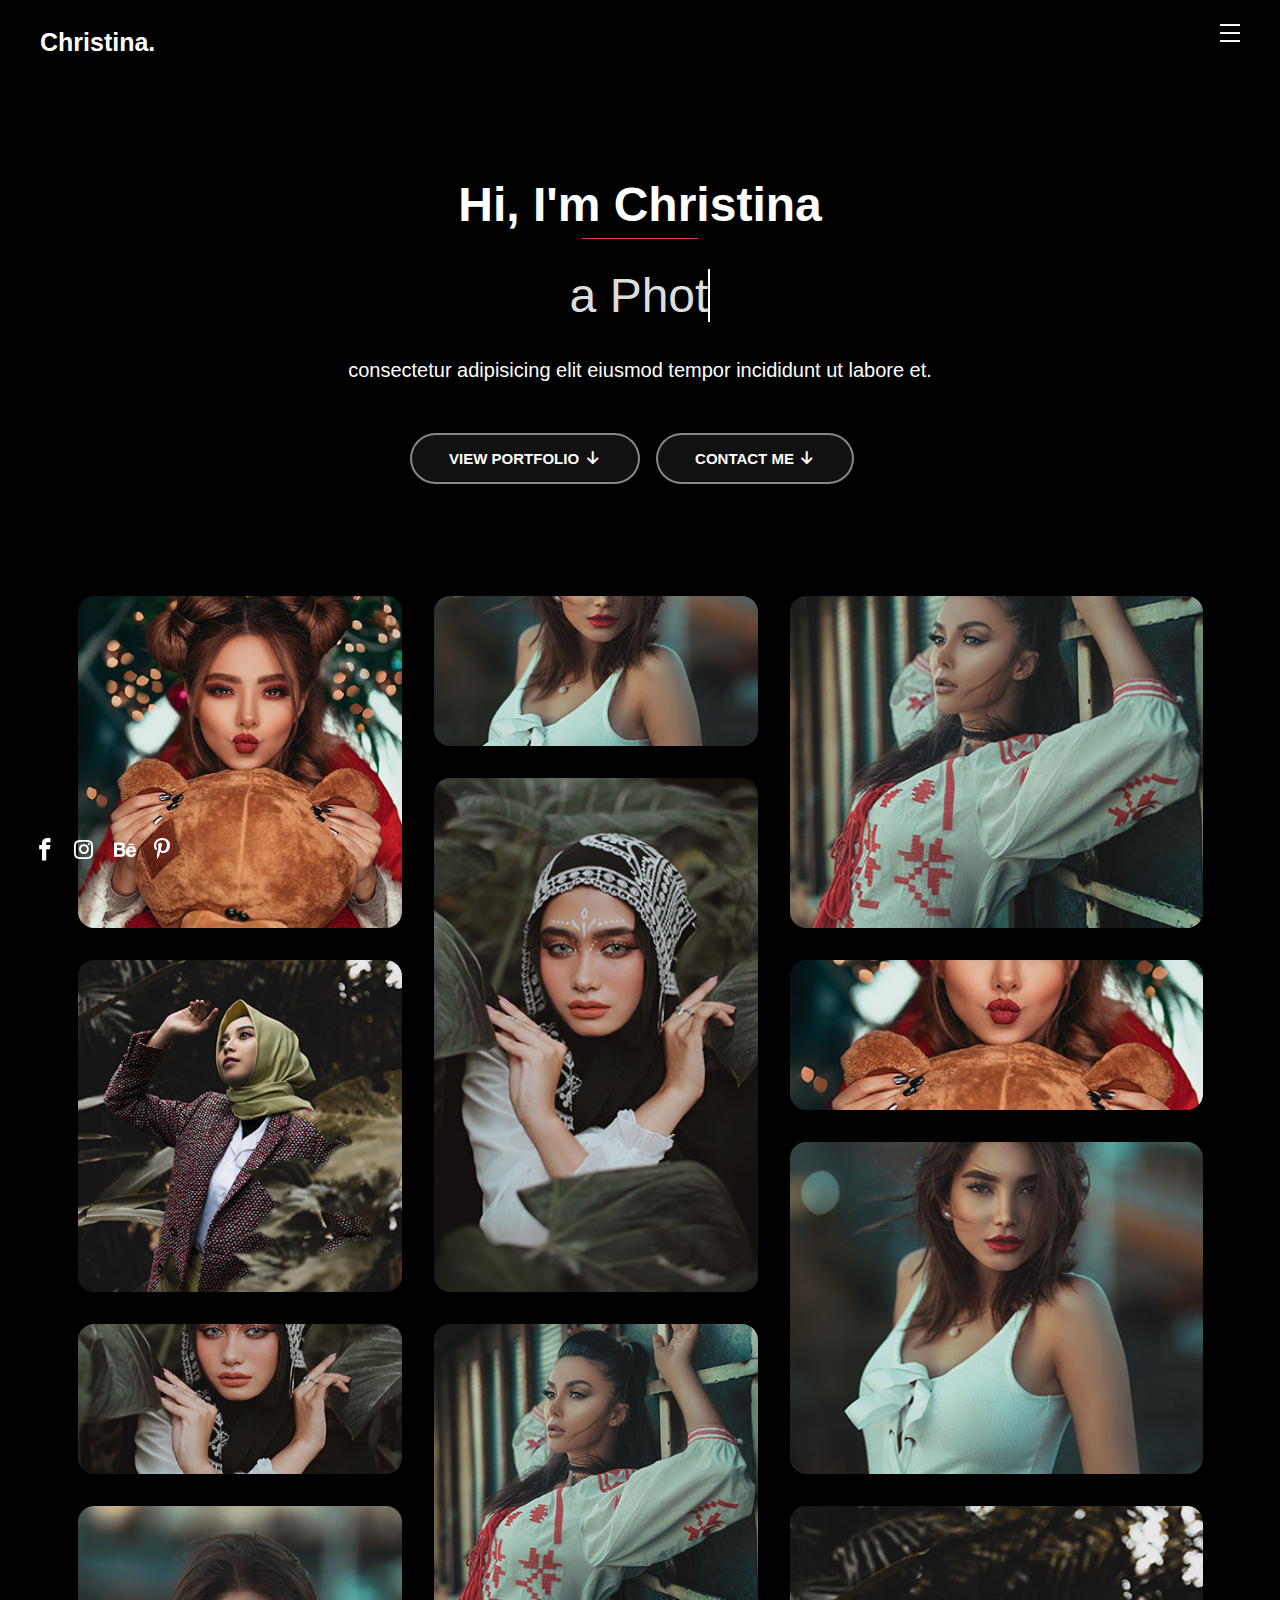
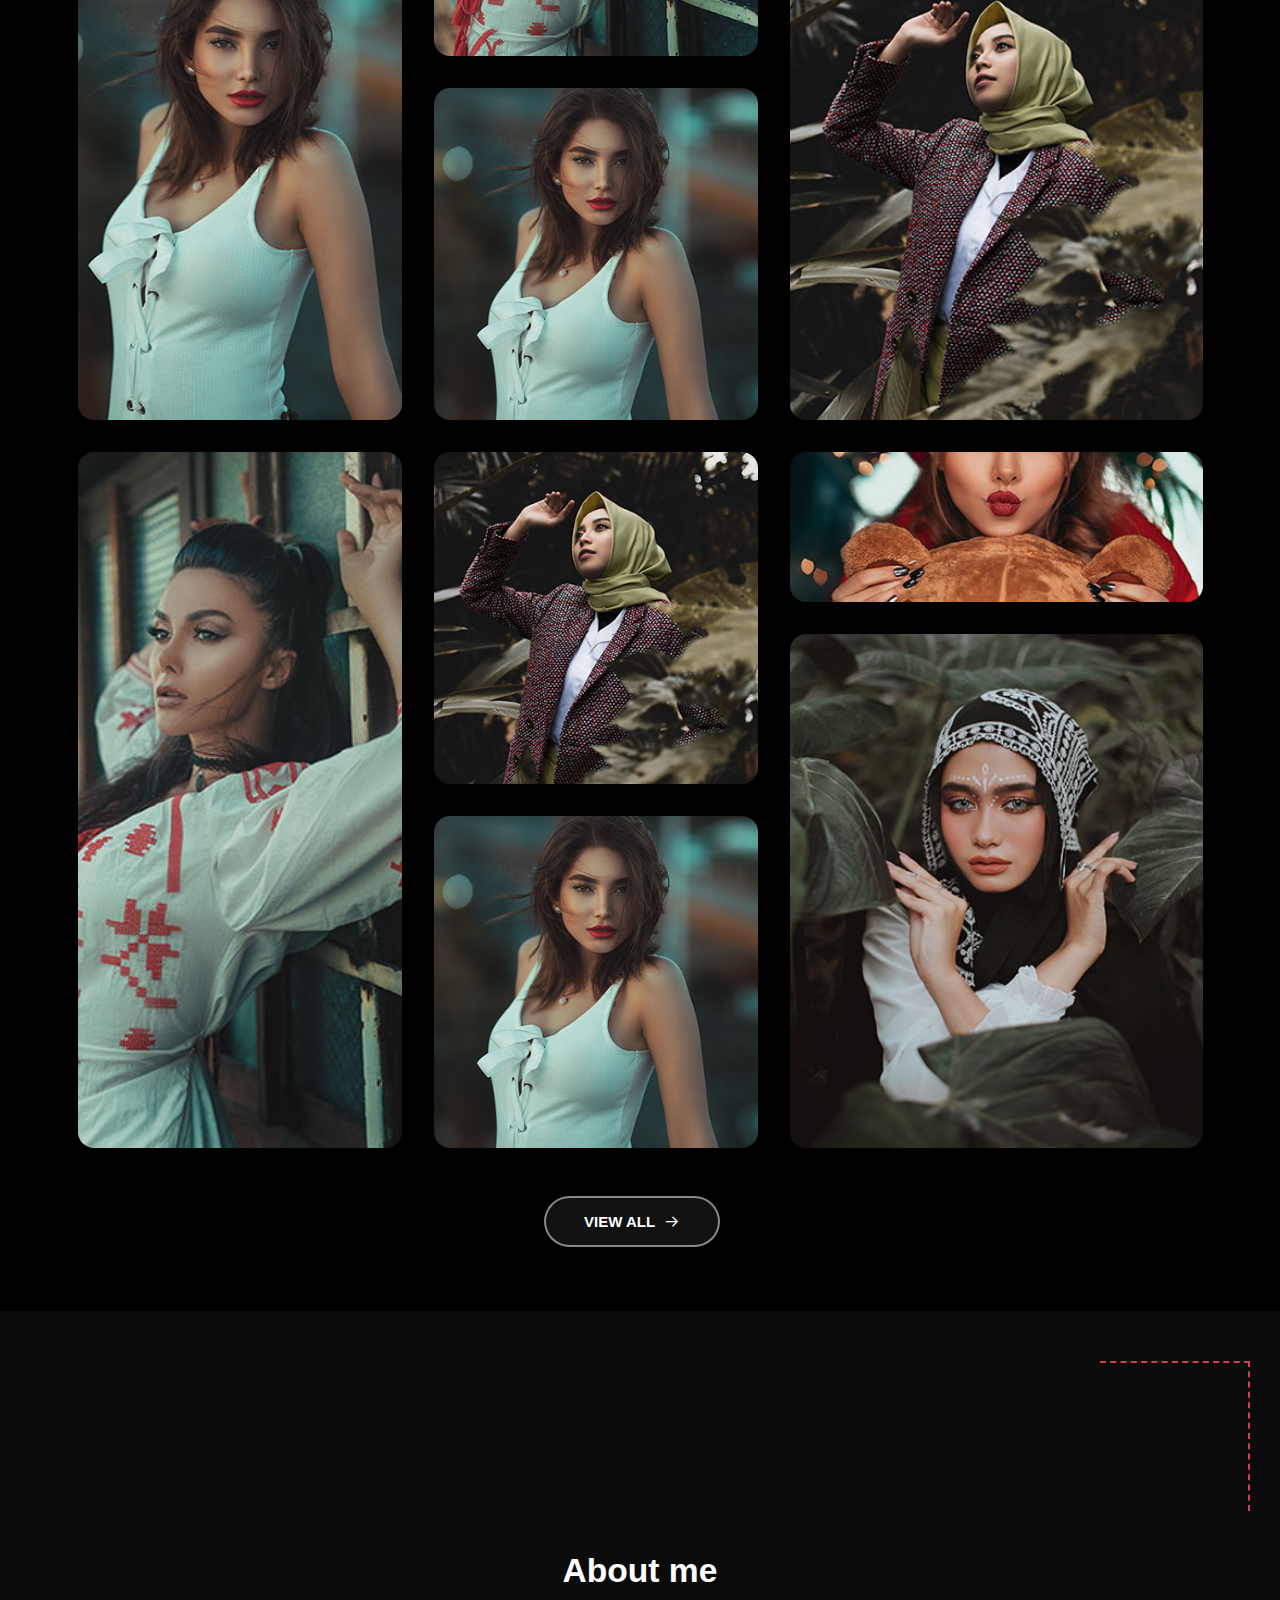
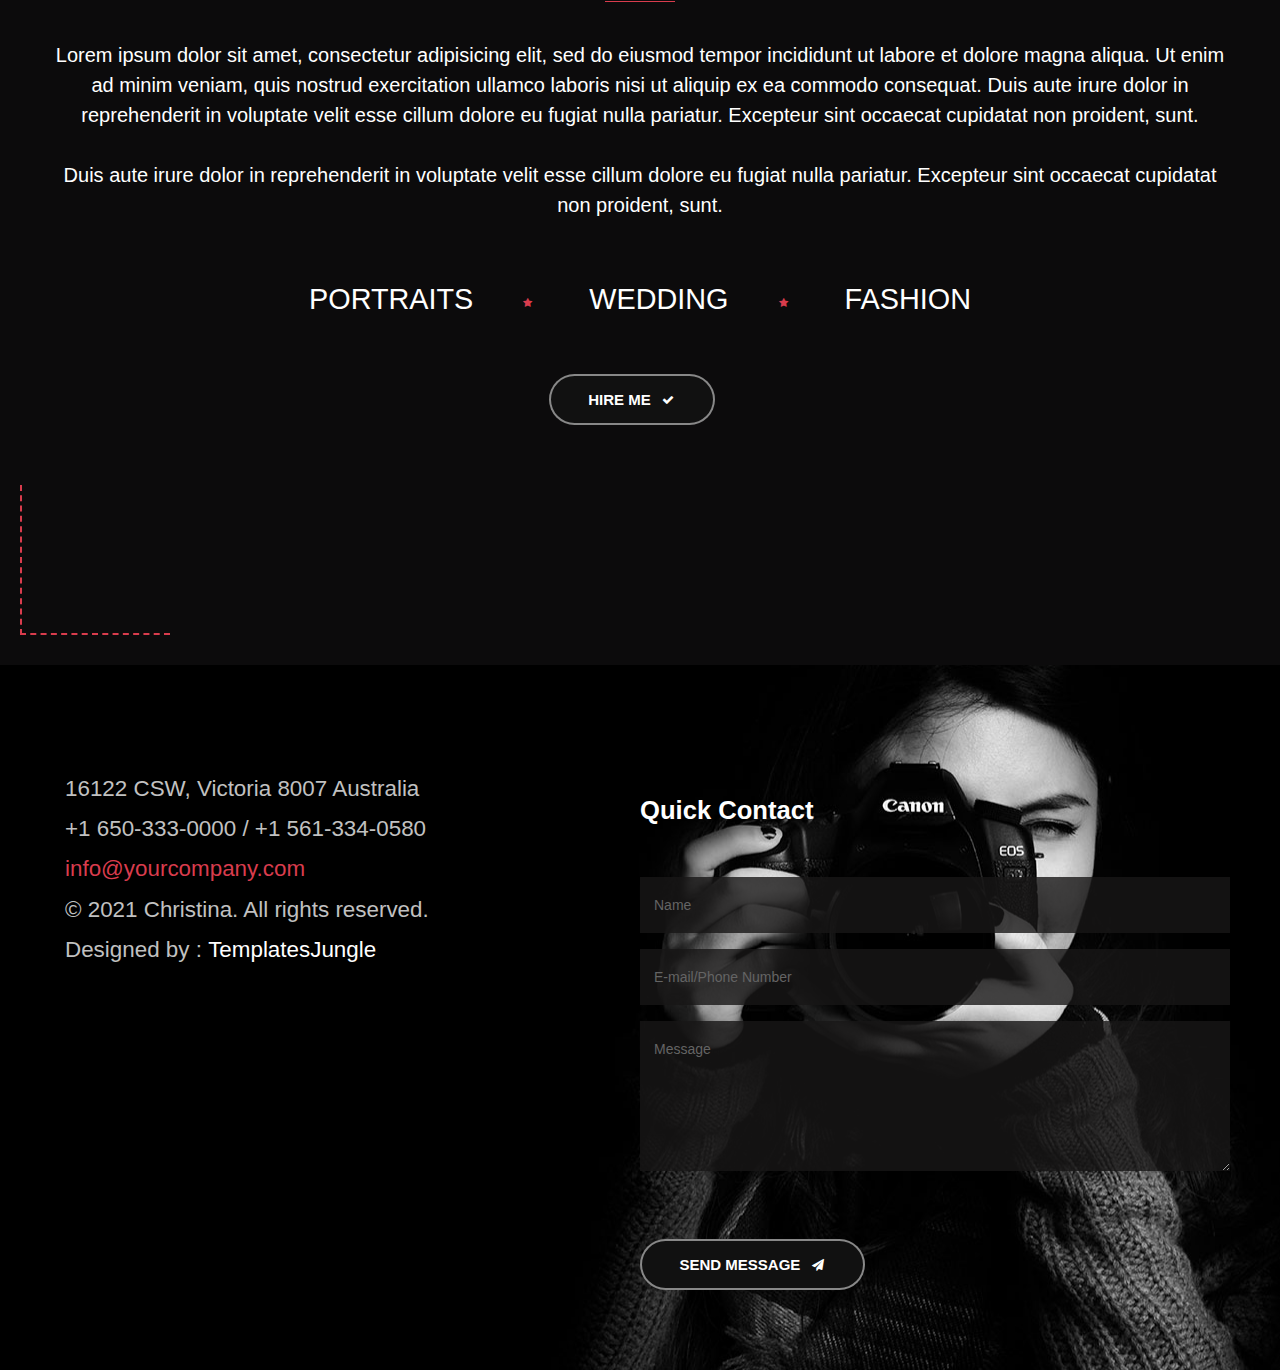
<file: index.html>
<!DOCTYPE html>
<html>
<head>
	<title>Christina - Free HTML CSS Photographer Portfolio Template</title>
    <meta charset="utf-8">
    <meta http-equiv="X-UA-Compatible" content="IE=edge">
    <meta name="viewport" content="width=device-width, initial-scale=1.0">
    <meta name="format-detection" content="telephone=no">
    <meta name="apple-mobile-web-app-capable" content="yes">
    <meta name="author" content="">
    <meta name="keywords" content="">
    <meta name="description" content="">

    <link rel="stylesheet" type="text/css" href="css/normalize.css">
    <link rel="stylesheet" type="text/css" href="css/normalize.css">
    <link rel="stylesheet" type="text/css" href="css/vendor.css">
    <link rel="stylesheet" type="text/css" href="fonts/icomoon/icomoon.css">
    <link rel="stylesheet" type="text/css" href="style.css">

</head>
<body class="bg-black">

<div class="preloader">
	<svg>
	  <g>
	    <path d="M 50,100 A 1,1 0 0 1 50,0"/>
	  </g>
	  <g>
	    <path d="M 50,75 A 1,1 0 0 0 50,-25"/>
	  </g>
	  <defs>
	    <linearGradient id="gradient" x1="0%" y1="0%" x2="0%" y2="100%">
	      <stop offset="0%" style="stop-color:#FF56A1;stop-opacity:1" />
	      <stop offset="100%" style="stop-color:#FF9350;stop-opacity:1" />
	    </linearGradient>
	  </defs>
	</svg>
</div>

<div class="nav nav-overlay">
	<div class="nav__content">
		<ul class="nav__list">
			<li class="nav__list-item active-nav"><a href="index.html" class="hover-target">Home</a></li>
			<li class="nav__list-item"><a href="portfolio.html" class="hover-target">Portfolio</a></li>
			<li class="nav__list-item"><a href="styles.html" class="hover-target">Styles</a></li>
			<li class="nav__list-item"><a href="blog.html" class="hover-target">Blog</a></li>
			<li class="nav__list-item"><a href="single-post.html" class="hover-target">Single Post</a></li>
			<li class="nav__list-item"><a href="contact.html" class="hover-target">Contact</a></li>
		</ul>
	</div>
</div>

<header id="header" class="light">
	<div id="header-wrap">
		<nav id="navbar">
			<div class="main-logo">
				<a href="index.html">Christina.</a>
			</div>
			<div class="action-menu">
			  <input id="menu-toggle" type="checkbox" />
				<label class="menu-btn" for="menu-toggle">
				<span></span>
			   </label>
			</div><!--action-menu-->
		</nav>
	</div><!--header-wrap-->
</header>

<div id="billboard">
	<div class="container">
		<div class="row">
			<div class="billboard-content d-flex mt-6 align-center">
				
				<div class="light text-center">
					<h1 class="section-title mb-4">Hi, <strong>I'm Christina</strong></h1>
					
					<span class="designation typewrite" data-period="500" data-type='[ "a Photographer", "Creative Director", "& a coffee addict." ]'></span>
					<p class="pt-3">consectetur adipisicing elit  eiusmod tempor incididunt ut labore et.</p>

					<div class="button-container d-flex justify-content-center mt-5">
						
						<a href="#" class="btn btn-pill btn-large btn-outline-light mr-3"><span>View Portfolio</span><i class="icon icon-arrow-down2"></i></a>
						
						<a href="#" class="btn btn-pill btn-large btn-outline-light mr-3"><span>Contact Me</span><i class="icon icon-arrow-down2"></i></a>

					</div><!--button-box-->
				</div><!--text-content-->

				<div class="social-links">
					<ul class="list-unstyled d-flex">
						<li class="mr-3"><a href="#"><i class="icon icon-facebook m-1"></i></a></li>
						<li class="mr-3"><a href="#"><i class="icon icon-instagram m-1"></i></a></li>
						<li class="mr-3"><a href="#"><i class="icon icon-behance m-1"></i></a></li>
						<li><a href="#"><i class="icon icon-pinterest-p m-1"></i></a></li>
					</ul>
				</div><!--social-links-->
			</div>
		</div>
	</div>
</div><!--billboard-->

<section class="portfolio-wrap fancyboxeffect light padding-medium">

	
		<div class="d-flex flex-wrap col-md-12">
	<div class="portfolio-container">
			<div>
				<a class="image-link" rel="gallery" href="images/largemodel1.jpg">
					<img src="images/model1.jpg" alt="model" class="galleryImg">
				</a>
			</div>
			<div>
				<a class="image-link" href="images/largemodel2.jpg">
					<img src="images/model2.jpg" alt="model" class="galleryImg">
				</a>
			</div>
			<div>
				<a class="image-link" href="images/largemodel3.jpg">
					<img src="images/model3.jpg" alt="model" class="galleryImg">
				</a>
			</div>
			<div>
				<a class="image-link" href="images/largemodel4.jpg">
					<img src="images/model4.jpg" alt="model" class="galleryImg">
				</a>
			</div>
			<div>
				<a class="image-link" href="images/largemodel5.jpg">
					<img src="images/model5.jpg" alt="model" class="galleryImg">
				</a>
			</div>
			<div>
				<a class="image-link" href="images/largemodel6.jpg">
					<img src="images/model1.jpg" alt="model" class="galleryImg">
				</a>
			</div>
			<div>
				<a class="image-link" href="images/largemodel5.jpg">
					<img src="images/model5.jpg" alt="model" class="galleryImg">
				</a>
			</div>
			<div>
				<a class="image-link" href="images/largemodel2.jpg">
					<img src="images/model2.jpg" alt="model" class="galleryImg">
				</a>
			</div>

			<div>
				<a class="image-link" href="images/largemodel2.jpg">
					<img src="images/model2.jpg" alt="model" class="galleryImg">
				</a>
			</div>
			<div>
				<a class="image-link" href="images/largemodel3.jpg">
					<img src="images/model3.jpg" alt="model" class="galleryImg">
				</a>
			</div>
			<div>
				<a class="image-link" href="images/largemodel4.jpg">
					<img src="images/model4.jpg" alt="model" class="galleryImg">
				</a>
			</div>
			<div>
				<a class="image-link" href="images/largemodel2.jpg">
					<img src="images/model2.jpg" alt="model" class="galleryImg">
				</a>
			</div>
			<div>
				<a class="image-link" href="images/largemodel3.jpg">
					<img src="images/model3.jpg" alt="model" class="galleryImg">
				</a>
			</div>
			<div>
				<a class="image-link" href="images/largemodel4.jpg">
					<img src="images/model4.jpg" alt="model" class="galleryImg">
				</a>
			</div>
			<div>
				<a class="image-link" href="images/largemodel2.jpg">
					<img src="images/model2.jpg" alt="model" class="galleryImg">
				</a>
			</div>

			<div>
				<a class="image-link" href="images/largemodel1.jpg">
					<img src="images/model1.jpg" alt="model" class="galleryImg">
				</a>
			</div>
			<div>
				<a class="image-link" href="images/largemodel5.jpg">
					<img src="images/model5.jpg" alt="model" class="galleryImg">
				</a>
			</div>

	</div>
		</div><!--col-md-12-->
	
	<div class="pix_btn btn-click text-center">
		<a href="#" class="btn btn-pill btn-large btn-outline-light mr-3"><span>View all</span> 
		<i class="icon icon-arrow-thin-right"></i></a>
	</div>

</section>

<section class="about-us bg-grey light padding-xlarge">
	<div class="container">
		<div class="row">
		<div class="border-top-right"></div><!--border-top-right-->
		<div class="border-left-bottom"></div><!--border-left-bottom-->	
			<div class="section-header text-center">
				<h2 class="section-title mb-5">About me</h2>
				<p>Lorem ipsum dolor sit amet, consectetur adipisicing elit, sed do eiusmod tempor incididunt ut labore et dolore magna aliqua. Ut enim ad minim veniam, quis nostrud exercitation ullamco laboris nisi ut aliquip ex ea commodo consequat. Duis aute irure dolor in reprehenderit in voluptate velit esse cillum dolore eu fugiat nulla pariatur. Excepteur sint occaecat cupidatat non proident, sunt.</p>
				<p>Duis aute irure dolor in reprehenderit in voluptate velit esse cillum dolore eu fugiat nulla pariatur. Excepteur sint occaecat cupidatat non proident, sunt.</p>
			</div>
			<div class="pg-features flex-container mt-4">
				<ul class="list-unstyled m-auto d-flex text-uppercase">
					<li><a href="#">Portraits</a><i class="icon icon-star"></i></li>
					<li><a href="#">Wedding</a><i class="icon icon-star"></i></li>
					<li><a href="#">Fashion</a></li>
				</ul>
			</div><!--pg-features-->
		</div>
		<div class="pix_btn btn-click text-center mt-5">
			<a href="#" class="btn btn-pill btn-large btn-outline-light mr-3" data-hover="click"><span>Hire Me</span> 
			<i class="icon icon-check"></i></a>
		</div>
	</div>
</section>

<footer id="footer" class="bg-black light padding-xlarge" style="background-image: url(images/photography.jpg);background-position: right;background-repeat: no-repeat;">
	
	<div class="container">
		<div class="row">
		
			<div class="contact-information mt-4 d-flex">
				
				<div class="contact-detail col-md-6">
					
					<div class="detail mr-6 mb-4">
						<ul class="list-unstyled colored-grey text-large">
							<li>16122 CSW, Victoria 8007 Australia</li>
							<li>+1 650-333-0000 / +1 561-334-0580</li>
							<li><a href="mailto:info@yourcompany.com" class="colored">info@yourcompany.com</a></li>
							<li>© 2021 Christina. All rights reserved.</li>
							<li>Designed by : <a href="https://www.templatesjungle.com/">TemplatesJungle</a></li>
						</ul>
					</div><!--detail-->
					
				</div><!--contact-detail-->

				<div class="col-md-6 p-0">
					<div class="container">
						<div class="row">
							<h3>Quick Contact</h2>
							<form action="contact.php" class="contact-form d-flex flex-wrap mt-4">
								<input type="text" name="name" placeholder="Name" class="name mb-3" required>
								<input type="text" name="E-mail/Phone Number" placeholder="E-mail/Phone Number" class="mb-3" required>
								<textarea placeholder="Message" style="height: 150px;" required></textarea>
								
								<div class="pix_btn btn-click text-center mt-5">
									<button type="submit" href="#" class="btn btn-pill btn-large btn-outline-light mr-3" data-hover="click"><span>Send Message</span> 
									<i class="icon icon-paper-plane"></i></button>
								</div>
							</form>
						</div>
					</div>
				</div>	<!--col-md-6-->		

			</div><!--contact-information-->
		</div>
	</div>
</footer>
<script src="js/jquery-1.11.0.min.js"></script>
<script type="text/javascript" src="js/plugins.js"></script>
<script type="text/javascript" src="js/script.js"></script>

</body>
</html>
</file>
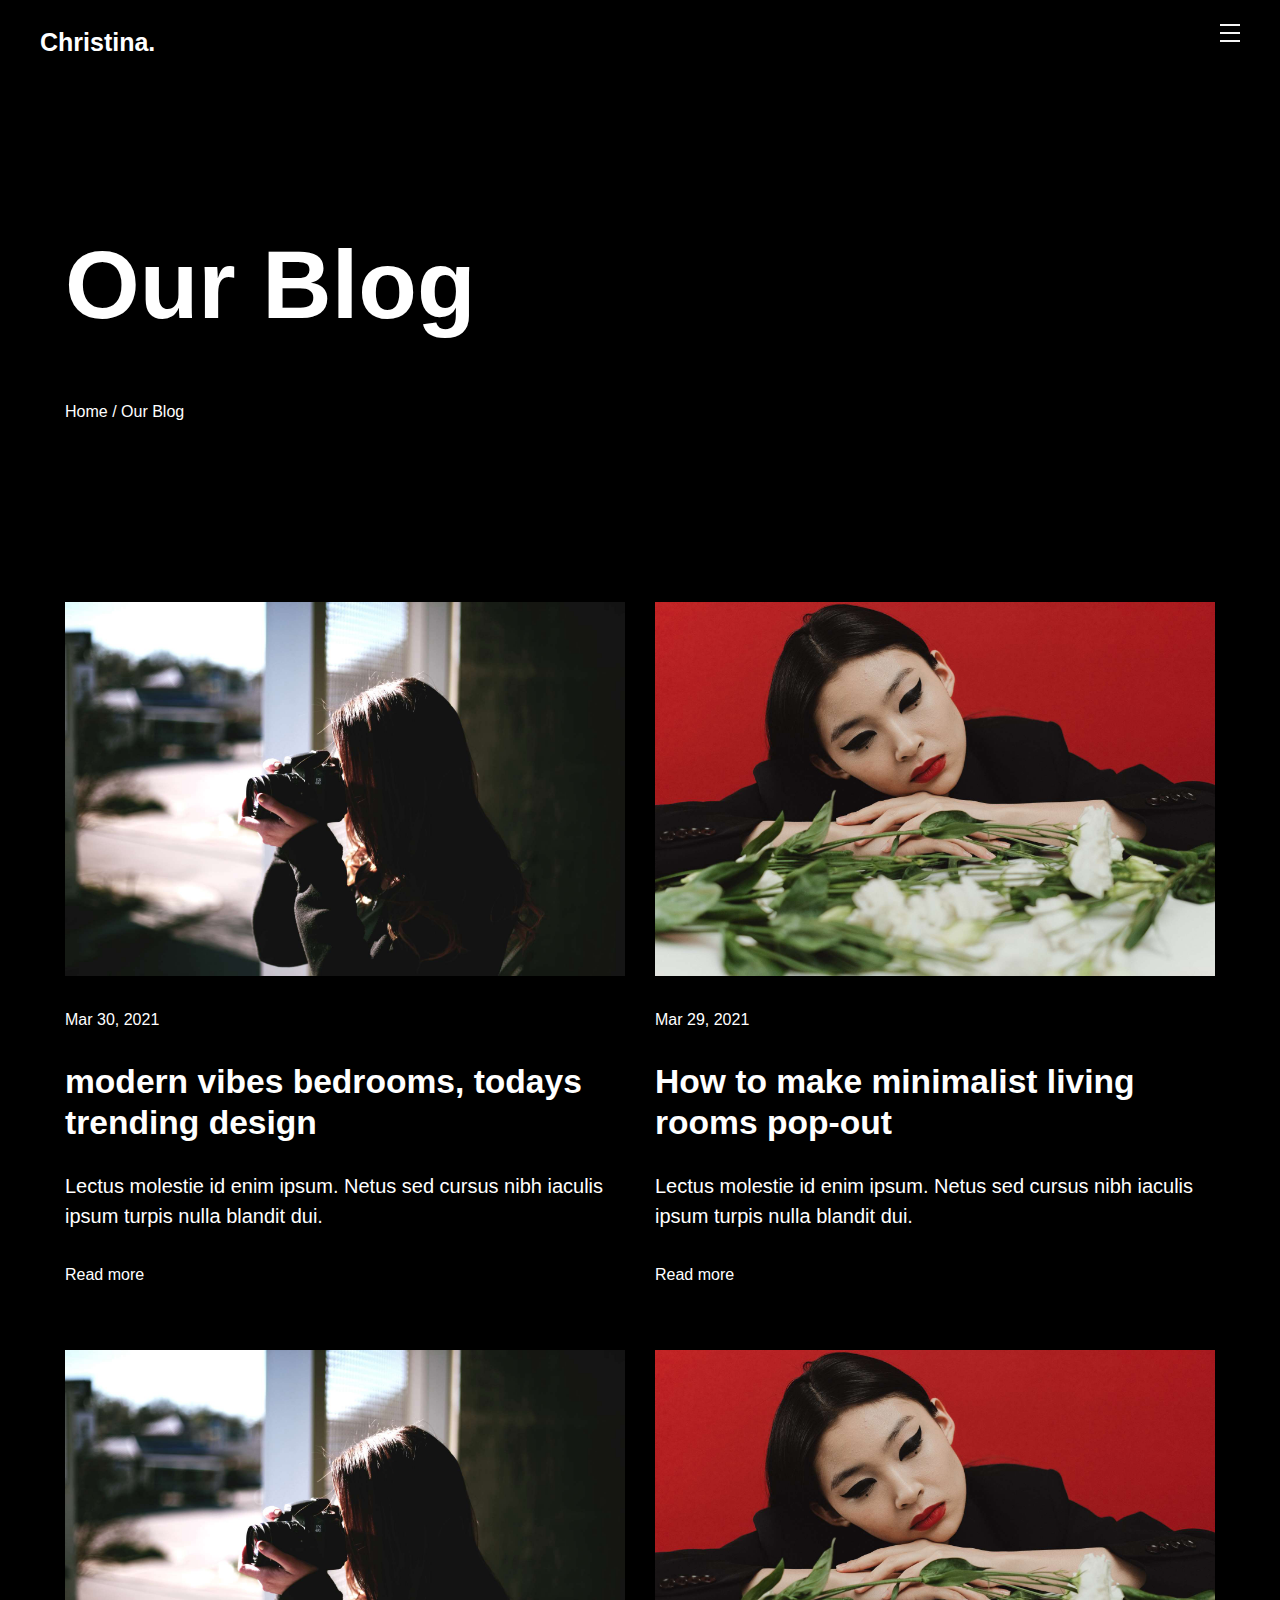
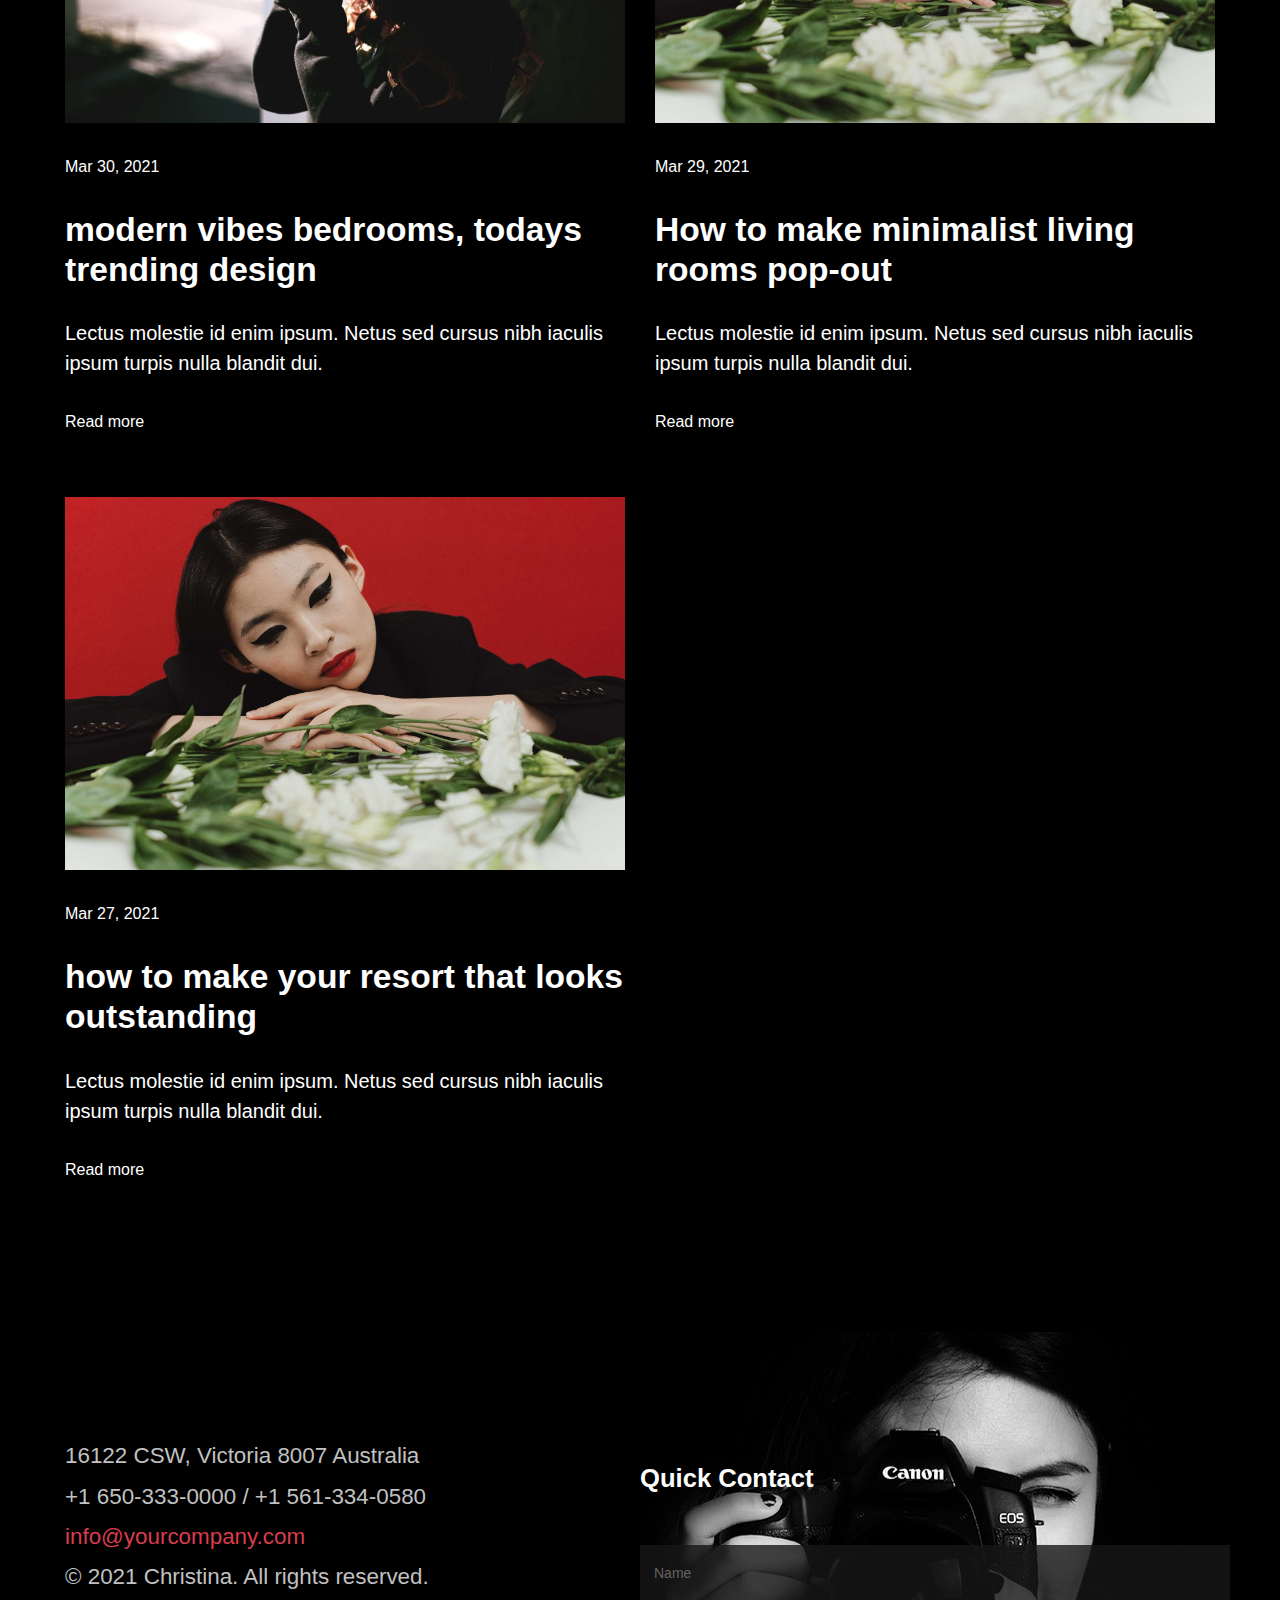
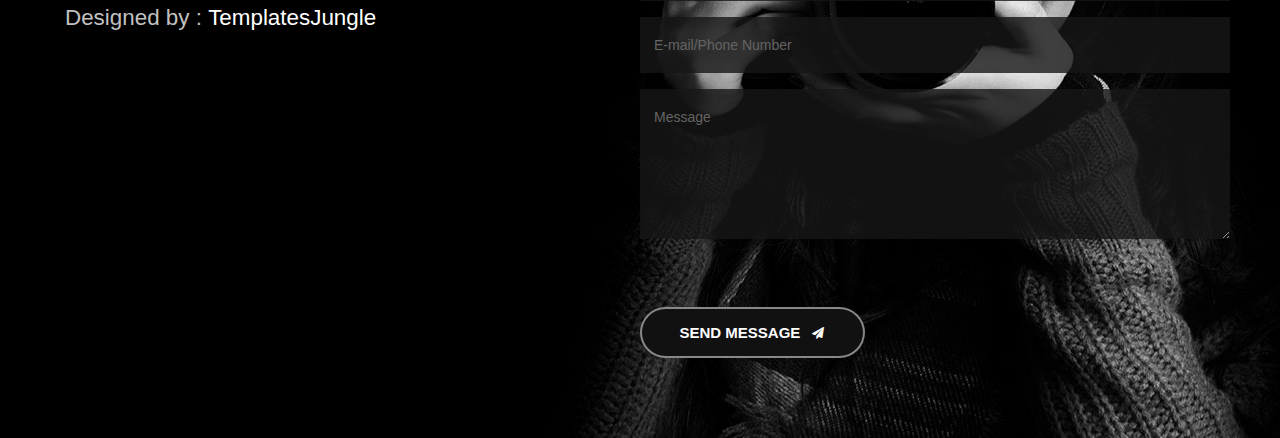
<file: blog.html>
<!DOCTYPE html>
<html>
<head>
	<title>Christina - Free HTML CSS Photographer Portfolio Template</title>
    <meta charset="utf-8">
    <meta http-equiv="X-UA-Compatible" content="IE=edge">
    <meta name="viewport" content="width=device-width, initial-scale=1.0">
    <meta name="format-detection" content="telephone=no">
    <meta name="apple-mobile-web-app-capable" content="yes">
    <meta name="author" content="">
    <meta name="keywords" content="">
    <meta name="description" content="">

	<link rel="stylesheet" type="text/css" href="css/normalize.css">
    <link rel="stylesheet" type="text/css" href="css/vendor.css">
    <link rel="stylesheet" type="text/css" href="fonts/icomoon/icomoon.css">
    <link rel="stylesheet" type="text/css" href="style.css">

</head>
<body class="bg-black light">

	<div class="preloader">
	<svg>
	  <g>
	    <path d="M 50,100 A 1,1 0 0 1 50,0"/>
	  </g>
	  <g>
	    <path d="M 50,75 A 1,1 0 0 0 50,-25"/>
	  </g>
	  <defs>
	    <linearGradient id="gradient" x1="0%" y1="0%" x2="0%" y2="100%">
	      <stop offset="0%" style="stop-color:#FF56A1;stop-opacity:1" />
	      <stop offset="100%" style="stop-color:#FF9350;stop-opacity:1" />
	    </linearGradient>
	  </defs>
	</svg>
</div>

<div class="nav nav-overlay">
		<div class="nav__content">
			<ul class="nav__list">
				<li class="nav__list-item active-nav"><a href="index.html" class="hover-target">Home</a></li>
				<li class="nav__list-item"><a href="portfolio.html" class="hover-target">Portfolio</a></li>
				<li class="nav__list-item"><a href="styles.html" class="hover-target">Styles</a></li>
				<li class="nav__list-item"><a href="blog.html" class="hover-target">Blog</a></li>
				<li class="nav__list-item"><a href="single-post.html" class="hover-target">Single Post</a></li>
				<li class="nav__list-item"><a href="contact.html" class="hover-target">Contact</a></li>
			</ul>
		</div>
	</div>

	<header id="header">
		<div id="header-wrap">
			<nav id="navbar">
				<div class="main-logo">
					<a href="index.html">Christina.</a>
				</div>
				<div class="action-menu">
				  <input id="menu-toggle" type="checkbox" />
					<label class="menu-btn" for="menu-toggle">
					<span></span>
				   </label>
				</div><!--action-menu-->
			</nav>
		</div><!--header-wrap-->
	</header>

<section class="hero-section">
	
	<div class="hero-content padding-large">

		<div class="container">
			<div class="row">
				<div class="col-md-12">			
					<h1 class="page-title">Our Blog</h1>
					<div class="breadcrumbs">
						<span class="item"><a href="index.html">Home /</a></span>
						<span class="item">Our Blog</span>
					</div>
				</div>
			</div>
		</div>
	</div>

</section>

<section id="latest-blog" class="scrollspy-section padding-large">
	<div class="container">
		
		<div class="row">
			<div class="col-md-12">
				
				<!-- post grid -->
				<div class="post-grid">
					<div class="row">
						
						<div class="col-md-6">
							
							<article class="post-item">

								<figure>
									<a href="#" class="image-hvr-effect">
										<img src="images/girl-camera.jpg" alt="post" class="post-image">			
									</a>
								</figure>

								<div class="post-content">	
									<div class="meta-date">Mar 30, 2021</div>			
								    <h2 class="post-title"><a href="single-post.html">modern vibes bedrooms, todays trending design</a></h2>
								    <p>Lectus molestie id enim ipsum. Netus sed cursus nibh iaculis ipsum turpis nulla blandit dui.</p>
								    <a href="single-post.html" class="btn-read-more">Read more</a>
								</div>
							</article>

						</div>

						<div class="col-md-6">

							<article class="post-item">
								<figure>
									<a href="#" class="image-hvr-effect">
										<img src="images/banner2.jpg" alt="post" class="post-image">
									</a>
								</figure>
								<div class="post-content">	
									<div class="meta-date">Mar 29, 2021</div>			
								    <h2 class="post-title"><a href="single-post.html">How to make minimalist living rooms pop-out</a></h2>
								    <p>Lectus molestie id enim ipsum. Netus sed cursus nibh iaculis ipsum turpis nulla blandit dui.</p>
								    <a href="single-post.html" class="btn-read-more">Read more</a>
								</div>
							</article>
						</div>

						<div class="col-md-6">
							
							<article class="post-item">

								<figure>
									<a href="#" class="image-hvr-effect">
										<img src="images/girl-camera.jpg" alt="post" class="post-image">			
									</a>
								</figure>

								<div class="post-content">	
									<div class="meta-date">Mar 30, 2021</div>			
								    <h2 class="post-title"><a href="single-post.html">modern vibes bedrooms, todays trending design</a></h2>
								    <p>Lectus molestie id enim ipsum. Netus sed cursus nibh iaculis ipsum turpis nulla blandit dui.</p>
								    <a href="single-post.html" class="btn-read-more">Read more</a>
								</div>
							</article>

						</div>

						<div class="col-md-6">

							<article class="post-item">
								<figure>
									<a href="#" class="image-hvr-effect">
										<img src="images/banner2.jpg" alt="post" class="post-image">
									</a>
								</figure>
								<div class="post-content">	
									<div class="meta-date">Mar 29, 2021</div>			
								    <h2 class="post-title"><a href="single-post.html">How to make minimalist living rooms pop-out</a></h2>
								    <p>Lectus molestie id enim ipsum. Netus sed cursus nibh iaculis ipsum turpis nulla blandit dui.</p>
								    <a href="single-post.html" class="btn-read-more">Read more</a>
								</div>
							</article>
						</div>

						<div class="col-md-6">
							<article class="post-item">
								<figure>
									<a href="#" class="image-hvr-effect">
										<img src="images/banner2.jpg" alt="post" class="post-image">
									</a>
								</figure>
								<div class="post-content">		
									<div class="meta-date">Mar 27, 2021</div>			
								    <h2 class="post-title"><a href="single-post.html">how to make your resort that looks outstanding</a></h2>
								    <p>Lectus molestie id enim ipsum. Netus sed cursus nibh iaculis ipsum turpis nulla blandit dui.</p>
								    <a href="single-post.html" class="btn-read-more">Read more</a>
								</div>
							</article>
						</div>

					</div>
				</div>
				<!-- / post grid -->

			</div>

		</div>

	</div>
</section>

<footer id="footer" class="bg-black light padding-xlarge" style="background-image: url(images/photography.jpg);background-position: right;background-repeat: no-repeat;">
			
			<div class="container">
				<div class="row">
				
					<div class="contact-information mt-4 d-flex">
				
				<div class="contact-detail col-md-6">
					
					<div class="detail mr-6 mb-4">
						<ul class="list-unstyled colored-grey text-large">
							<li>16122 CSW, Victoria 8007 Australia</li>
							<li>+1 650-333-0000 / +1 561-334-0580</li>
							<li><a href="mailto:info@yourcompany.com" class="colored">info@yourcompany.com</a></li>
							<li>© 2021 Christina. All rights reserved.</li>
							<li>Designed by : <a href="https://www.templatesjungle.com/">TemplatesJungle</a></li>
						</ul>
					</div><!--detail-->
					
				</div><!--contact-detail-->

				<div class="col-md-6 p-0">
					<div class="container">
						<div class="row">
							<h3>Quick Contact</h2>
							<form action="contact.php" class="contact-form d-flex flex-wrap mt-4">
								<input type="text" name="name" placeholder="Name" class="name mb-3" required>
								<input type="text" name="E-mail/Phone Number" placeholder="E-mail/Phone Number" class="mb-3" required>
								<textarea placeholder="Message" style="height: 150px;" required></textarea>
								
								<div class="pix_btn btn-click text-center mt-5">
									<button type="submit" href="#" class="btn btn-pill btn-large btn-outline-light mr-3" data-hover="click"><span>Send Message</span> 
									<i class="icon icon-paper-plane"></i></button>
								</div>
							</form>
						</div>
					</div>
				</div>	<!--col-md-6-->		

			</div><!--contact-information-->
				</div>
			</div>
		</footer>
		
	</div><!---main-wrapper--->

<script src="js/jquery-1.11.0.min.js"></script>
<script type="text/javascript" src="js/plugins.js"></script>
<script type="text/javascript" src="js/script.js"></script>

</body>
</html>
</file>
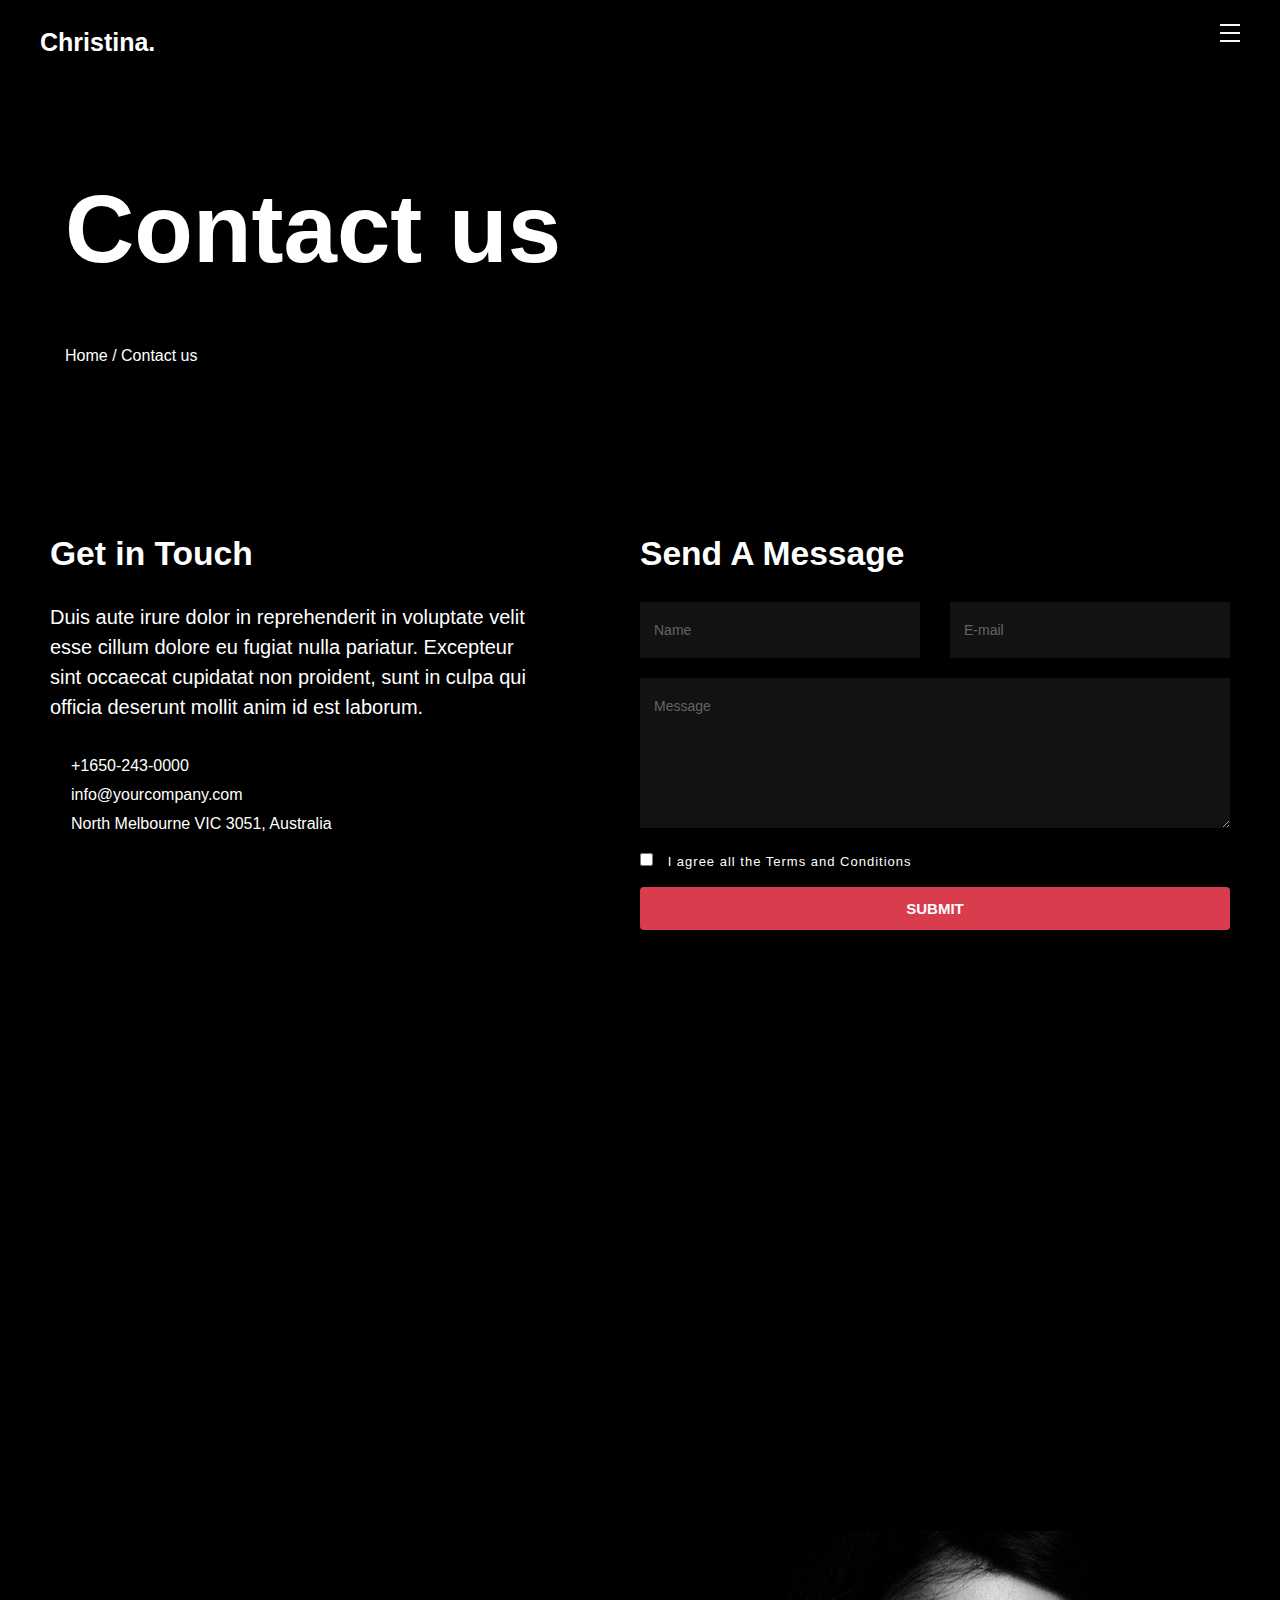
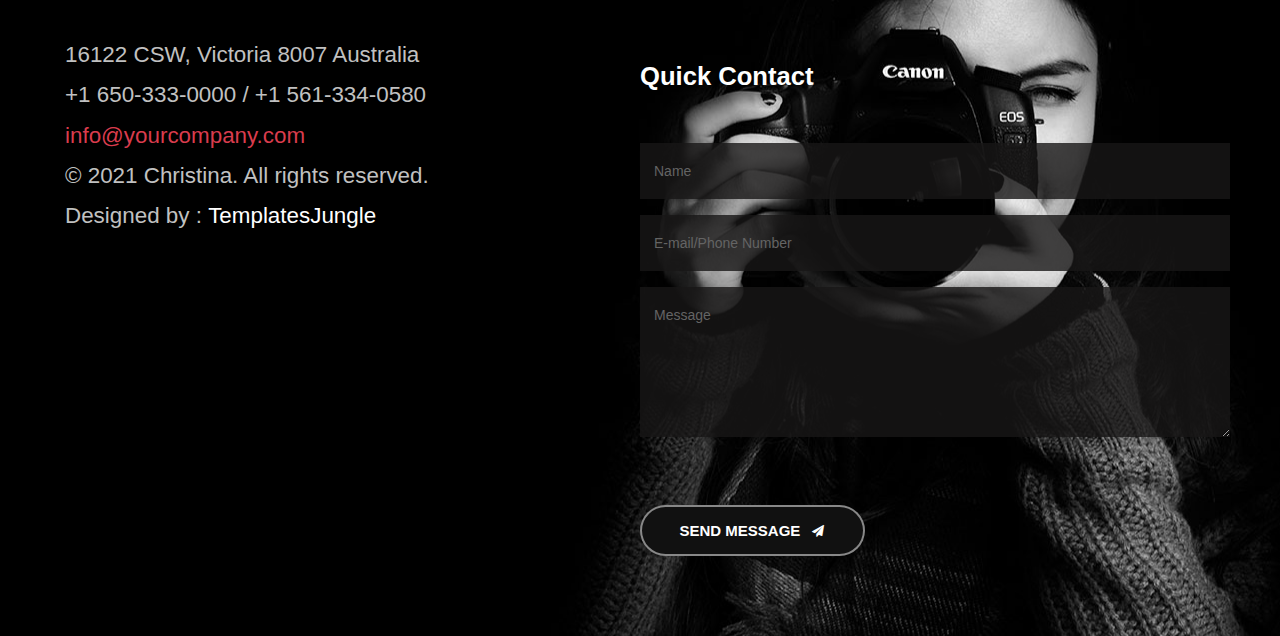
<file: contact.html>
<!DOCTYPE html>
<html>
<head>
	<title>Christina - Free HTML CSS Photographer Portfolio Template</title>
    <meta charset="utf-8">
    <meta http-equiv="X-UA-Compatible" content="IE=edge">
    <meta name="viewport" content="width=device-width, initial-scale=1.0">
    <meta name="format-detection" content="telephone=no">
    <meta name="apple-mobile-web-app-capable" content="yes">
    <meta name="author" content="">
    <meta name="keywords" content="">
    <meta name="description" content="">

	<link rel="stylesheet" type="text/css" href="css/normalize.css">
    <link rel="stylesheet" type="text/css" href="css/vendor.css">
    <link rel="stylesheet" type="text/css" href="fonts/icomoon/icomoon.css">
    <link rel="stylesheet" type="text/css" href="style.css">

</head>
<body class="bg-black light">

	<div class="preloader">
	<svg>
	  <g>
	    <path d="M 50,100 A 1,1 0 0 1 50,0"/>
	  </g>
	  <g>
	    <path d="M 50,75 A 1,1 0 0 0 50,-25"/>
	  </g>
	  <defs>
	    <linearGradient id="gradient" x1="0%" y1="0%" x2="0%" y2="100%">
	      <stop offset="0%" style="stop-color:#FF56A1;stop-opacity:1" />
	      <stop offset="100%" style="stop-color:#FF9350;stop-opacity:1" />
	    </linearGradient>
	  </defs>
	</svg>
</div>

<div class="nav nav-overlay">
		<div class="nav__content">
			<ul class="nav__list">
				<li class="nav__list-item active-nav"><a href="index.html" class="hover-target">Home</a></li>
				<li class="nav__list-item"><a href="portfolio.html" class="hover-target">Portfolio</a></li>
				<li class="nav__list-item"><a href="styles.html" class="hover-target">Styles</a></li>
				<li class="nav__list-item"><a href="blog.html" class="hover-target">Blog</a></li>
				<li class="nav__list-item"><a href="single-post.html" class="hover-target">Single Post</a></li>
				<li class="nav__list-item"><a href="contact.html" class="hover-target">Contact</a></li>
			</ul>
		</div>
	</div>

	<header id="header">
		<div id="header-wrap">
			<nav id="navbar">
				<div class="main-logo">
					<a href="index.html">Christina.</a>
				</div>
				<div class="action-menu">
				  <input id="menu-toggle" type="checkbox" />
					<label class="menu-btn" for="menu-toggle">
					<span></span>
				   </label>
				</div><!--action-menu-->
			</nav>
		</div><!--header-wrap-->
	</header>

<section class="hero-section">

	<div class="hero-content padding-small">
		<div class="container">
			<div class="row">
				<div class="col-md-12">
					<h1 class="page-title">Contact us</h1>
					<div class="breadcrumbs">
						<span class="item"><a href="index.html">Home /</a></span>
						<span class="item">Contact us</span>
					</div>
				</div>
			</div>
		</div>
	</div>

</section>

<section class="contact-information padding-large mt-3">
	<div class="container">
		<div class="row">
			<div class="col-md-6 p-0 mb-3">
				
				<h2>Get in Touch</h2>

				<div class="contact-detail d-flex flex-wrap mt-4">
					<div class="detail mr-6 mb-4">
						<p>Duis aute irure dolor in reprehenderit in voluptate velit esse cillum dolore eu fugiat nulla pariatur. Excepteur sint occaecat cupidatat non proident, sunt in culpa qui officia deserunt mollit anim id est laborum.</p>
						<ul class="list-unstyled list-icon">
							<li><i class="icon icon-phone"></i>+1650-243-0000</li>
							<li><i class="icon icon-envelope-o"></i><a href="mailto:info@yourcompany.com">info@yourcompany.com</a></li>
							<li><i class="icon icon-location2"></i>North Melbourne VIC 3051, Australia</li>
						</ul>
					</div><!--detail-->

				</div><!--contact-detail-->
			</div><!--col-md-6-->

			<div class="col-md-6 p-0">
				
				<div class="contact-information">
					<h2>Send A Message</h2>
					<form name="contactform" action="contact.php" method="post" class="contact-form mt-4">
						<div class="row">
					    	<div class="col-md-6">
								<input type="text" minlength="2" name="name" placeholder="Name" class="u-full-width" required>
							</div>
							<div class="col-md-6">
								<input type="email" name="email" placeholder="E-mail" class="u-full-width" required>
							</div>
						</div>

						<div class="row">
							<div class="col-md-12">

								<textarea class="u-full-width" name="message" placeholder="Message" style="height: 150px;" required></textarea>

								<label>
								    <input type="checkbox" required>
								    <span class="label-body">I agree all the <a href="#">Terms and Conditions</a></span>
								</label>

								<button type="submit" name="submit" class="btn btn-accent btn-full btn-rounded">Submit</button>
							</div>
						</div>
					</form>

				</div><!--contact-information-->

			</div><!--col-md-6-->

		</div>
	</div>
</section>

<section class="google-map">
	<div class="mapouter"><div class="gmap_canvas"><iframe width="100%" height="500" id="gmap_canvas" src="https://maps.google.com/maps?q=2880%20Broadway,%20New%20York&t=&z=13&ie=UTF8&iwloc=&output=embed" frameborder="0" scrolling="no" marginheight="0" marginwidth="0"></iframe><a href="https://getasearch.com/fmovies"></a><br><style>.mapouter{position:relative;text-align:right;height:500px;width:100%;}</style><a href="https://www.embedgooglemap.net">embedgooglemap.net</a><style>.gmap_canvas {overflow:hidden;background:none!important;height:500px;width:100%;}</style></div></div>
</section>


<footer id="footer" class="bg-black light padding-xlarge" style="background-image: url(images/photography.jpg);background-position: right;background-repeat: no-repeat;">
			
			<div class="container">
				<div class="row">
				
					<div class="contact-information mt-4 d-flex">
				
				<div class="contact-detail col-md-6">
					
					<div class="detail mr-6 mb-4">
						<ul class="list-unstyled colored-grey text-large">
							<li>16122 CSW, Victoria 8007 Australia</li>
							<li>+1 650-333-0000 / +1 561-334-0580</li>
							<li><a href="mailto:info@yourcompany.com" class="colored">info@yourcompany.com</a></li>
							<li>© 2021 Christina. All rights reserved.</li>
							<li>Designed by : <a href="https://www.templatesjungle.com/">TemplatesJungle</a></li>
						</ul>
					</div><!--detail-->
					
				</div><!--contact-detail-->

				<div class="col-md-6 p-0">
					<div class="container">
						<div class="row">
							<h3>Quick Contact</h2>
							<form action="contact.php" class="contact-form d-flex flex-wrap mt-4">
								<input type="text" name="name" placeholder="Name" class="name mb-3" required>
								<input type="text" name="E-mail/Phone Number" placeholder="E-mail/Phone Number" class="mb-3" required>
								<textarea placeholder="Message" style="height: 150px;" required></textarea>
								
								<div class="pix_btn btn-click text-center mt-5">
									<button type="submit" href="#" class="btn btn-pill btn-large btn-outline-light mr-3" data-hover="click"><span>Send Message</span> 
									<i class="icon icon-paper-plane"></i></button>
								</div>
							</form>
						</div>
					</div>
				</div>	<!--col-md-6-->		

			</div><!--contact-information-->
				</div>
			</div>
		</footer>
		
	</div><!---main-wrapper--->

<script src="js/jquery-1.11.0.min.js"></script>
<script type="text/javascript" src="js/plugins.js"></script>
<script type="text/javascript" src="js/script.js"></script>

</body>
</html>
</file>
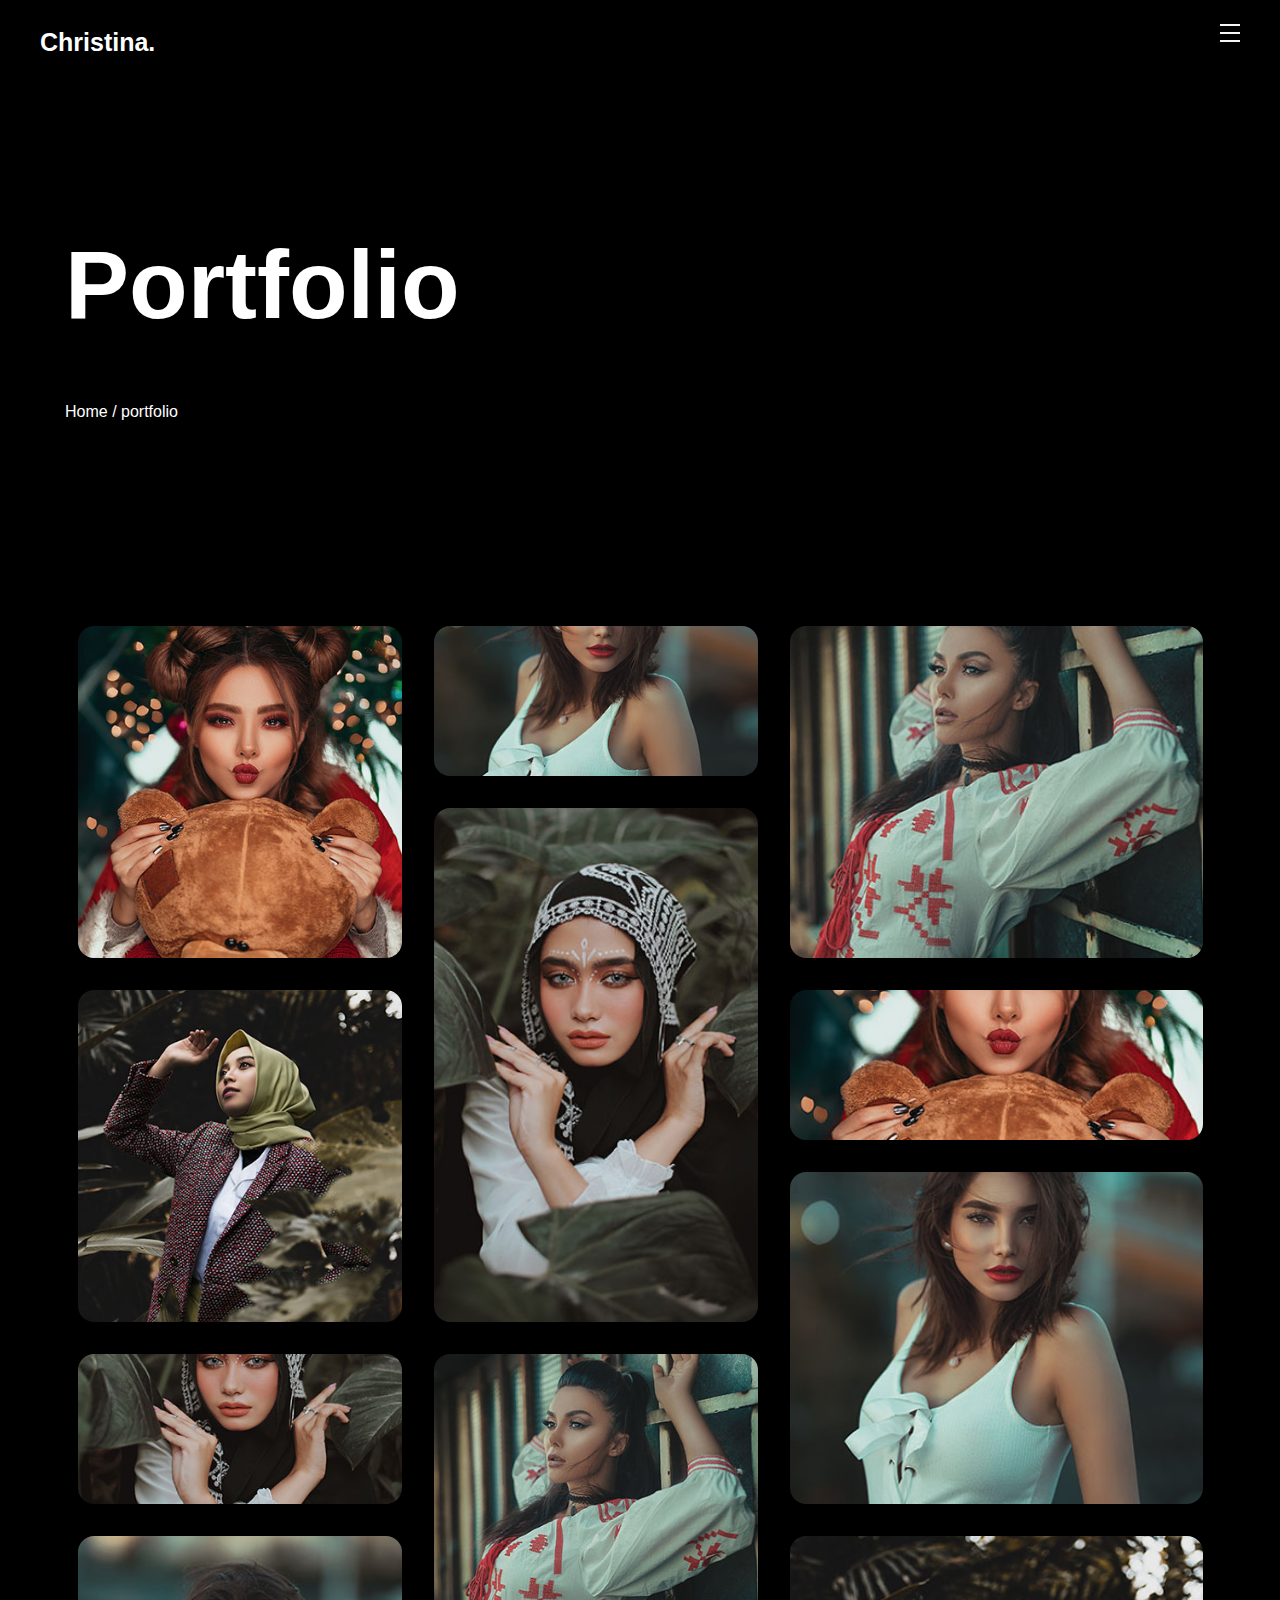
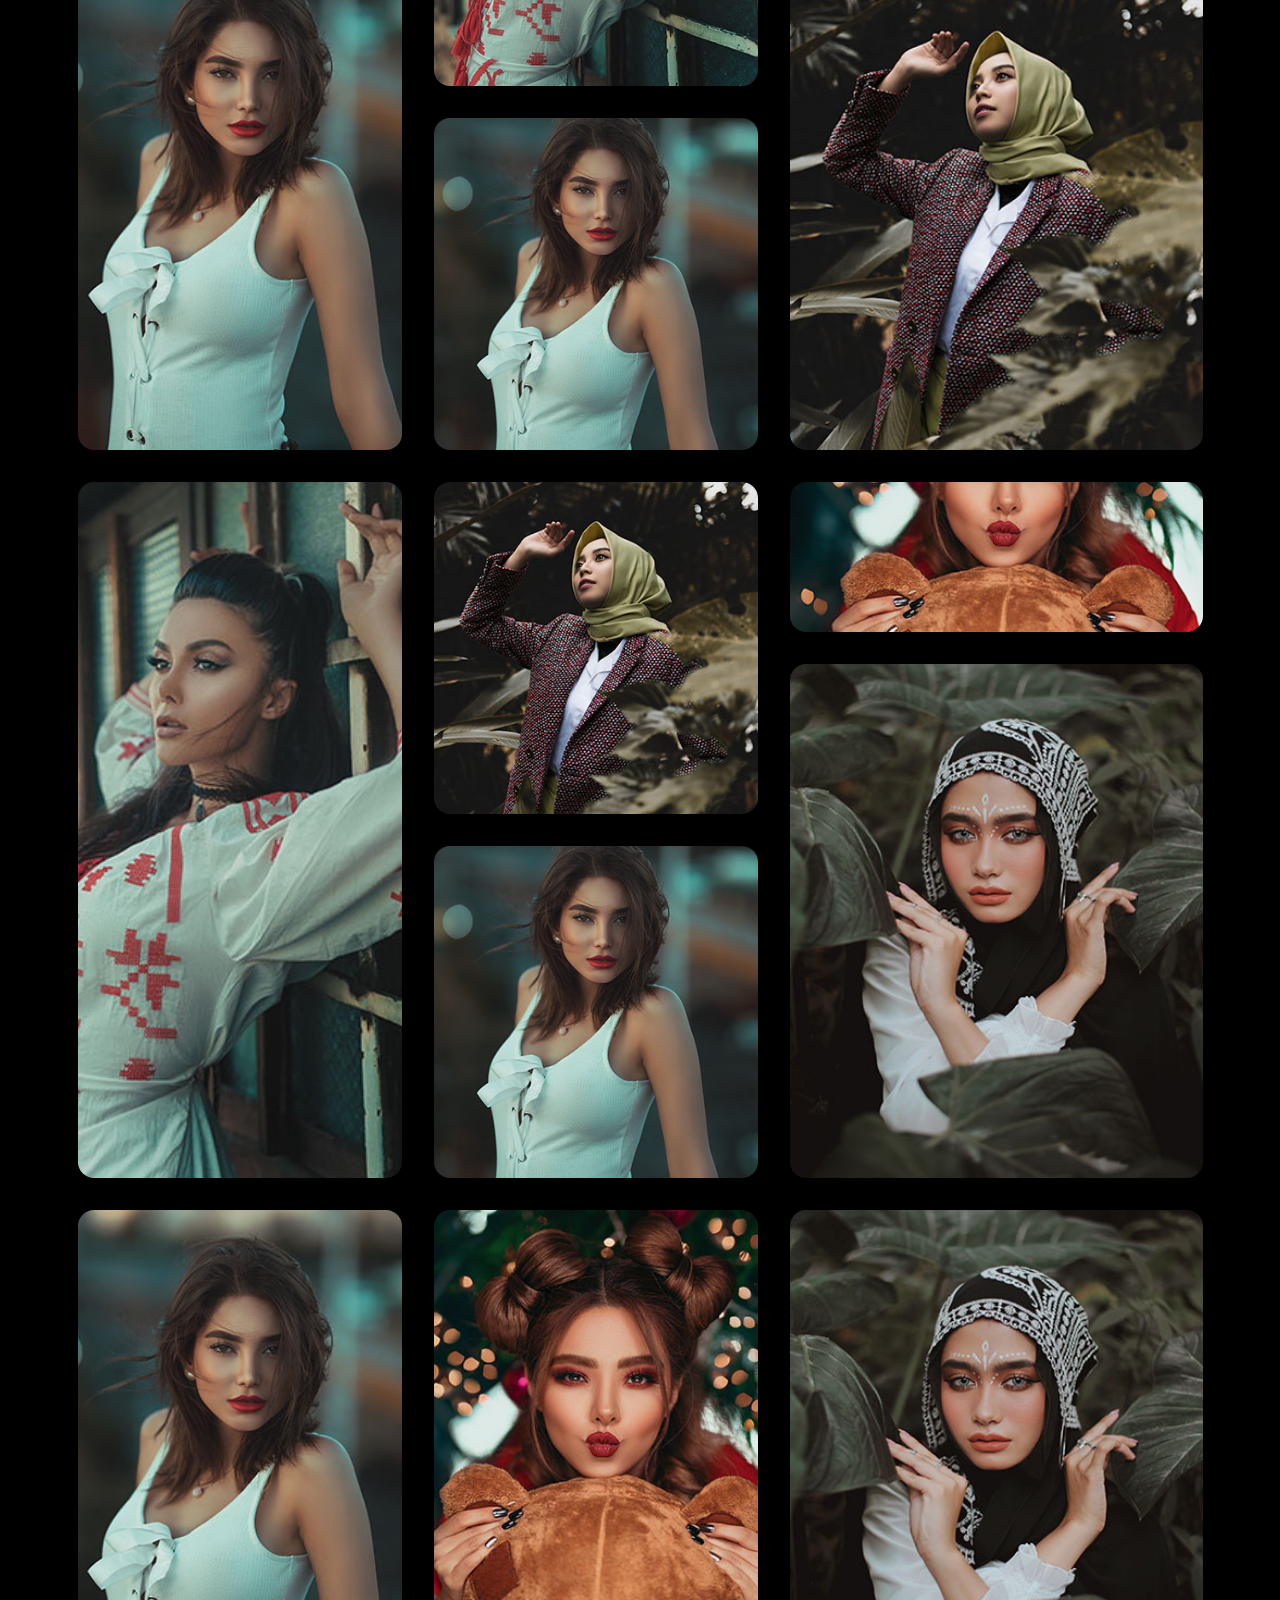
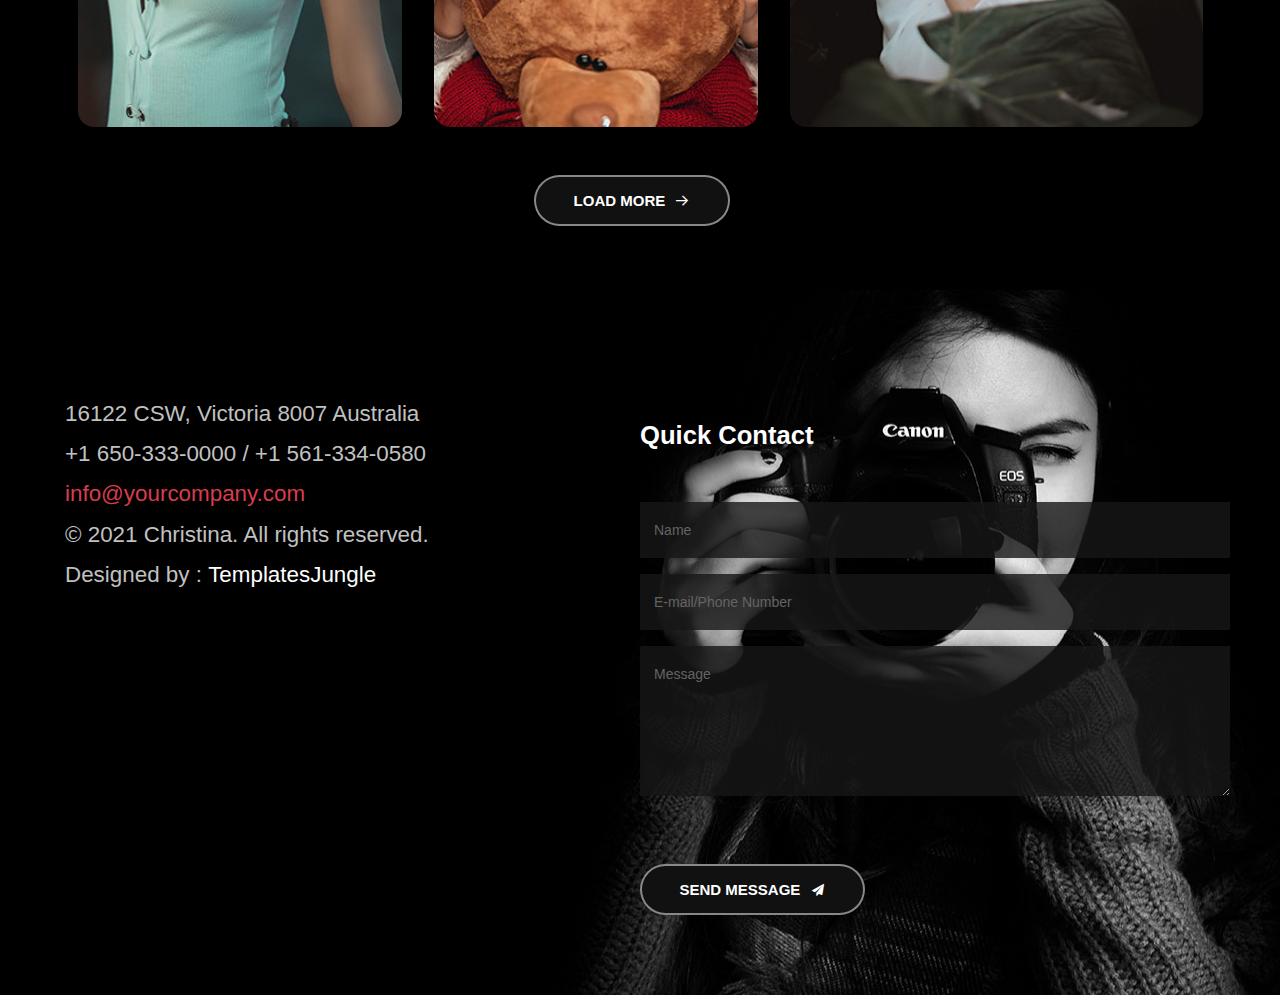
<file: portfolio.html>
<!DOCTYPE html>
<html>
<head>
	<title>Christina - Free HTML CSS Photographer Portfolio Template</title>
    <meta charset="utf-8">
    <meta http-equiv="X-UA-Compatible" content="IE=edge">
    <meta name="viewport" content="width=device-width, initial-scale=1.0">
    <meta name="format-detection" content="telephone=no">
    <meta name="apple-mobile-web-app-capable" content="yes">
    <meta name="author" content="">
    <meta name="keywords" content="">
    <meta name="description" content="">

	<link rel="stylesheet" type="text/css" href="css/normalize.css">
    <link rel="stylesheet" type="text/css" href="css/vendor.css">
    <link rel="stylesheet" type="text/css" href="fonts/icomoon/icomoon.css">
    <link rel="stylesheet" type="text/css" href="style.css">

</head>
<body class="bg-black light">

	<div class="preloader">
	<svg>
	  <g>
	    <path d="M 50,100 A 1,1 0 0 1 50,0"/>
	  </g>
	  <g>
	    <path d="M 50,75 A 1,1 0 0 0 50,-25"/>
	  </g>
	  <defs>
	    <linearGradient id="gradient" x1="0%" y1="0%" x2="0%" y2="100%">
	      <stop offset="0%" style="stop-color:#FF56A1;stop-opacity:1" />
	      <stop offset="100%" style="stop-color:#FF9350;stop-opacity:1" />
	    </linearGradient>
	  </defs>
	</svg>
</div>

<div class="nav nav-overlay">
		<div class="nav__content">
			<ul class="nav__list">
				<li class="nav__list-item active-nav"><a href="index.html" class="hover-target">Home</a></li>
				<li class="nav__list-item"><a href="portfolio.html" class="hover-target">Portfolio</a></li>
				<li class="nav__list-item"><a href="styles.html" class="hover-target">Styles</a></li>
				<li class="nav__list-item"><a href="blog.html" class="hover-target">Blog</a></li>
				<li class="nav__list-item"><a href="single-post.html" class="hover-target">Single Post</a></li>
				<li class="nav__list-item"><a href="contact.html" class="hover-target">Contact</a></li>
			</ul>
		</div>
	</div>

	<header id="header" class="light">
		<div id="header-wrap">
			<nav id="navbar">
				<div class="main-logo">
					<a href="index.html">Christina.</a>
				</div>
				<div class="action-menu">
				  <input id="menu-toggle" type="checkbox" />
					<label class="menu-btn" for="menu-toggle">
					<span></span>
				   </label>
				</div><!--action-menu-->
			</nav>
		</div><!--header-wrap-->
	</header>

	<section class="hero-section">
	
		<div class="hero-content padding-large">
			<div class="container">
				<div class="row">
					<div class="col-md-12">			
						<h1 class="page-title">Portfolio</h1>
						<div class="breadcrumbs">
							<span class="item"><a href="index.html">Home /</a></span>
							<span class="item">portfolio</span>
						</div>
					</div>
				</div>
			</div>
		</div>

	</section>

	<div id="main-wrapper">

		<section class="portfolio-wrap fancyboxeffect light padding-medium">
		
			
				<div class="d-flex flex-wrap col-md-12">
			<div class="portfolio-container">
					<div>
						<a class="image-link" rel="gallery" href="images/largemodel1.jpg">
							<img src="images/model1.jpg" alt="model" class="galleryImg">
						</a>
					</div>
					<div>
						<a class="image-link" href="images/largemodel2.jpg">
							<img src="images/model2.jpg" alt="model" class="galleryImg">
						</a>
					</div>
					<div>
						<a class="image-link" href="images/largemodel3.jpg">
							<img src="images/model3.jpg" alt="model" class="galleryImg">
						</a>
					</div>
					<div>
						<a class="image-link" href="images/largemodel4.jpg">
							<img src="images/model4.jpg" alt="model" class="galleryImg">
						</a>
					</div>
					<div>
						<a class="image-link" href="images/largemodel5.jpg">
							<img src="images/model5.jpg" alt="model" class="galleryImg">
						</a>
					</div>
					<div>
						<a class="image-link" href="images/largemodel6.jpg">
							<img src="images/model1.jpg" alt="model" class="galleryImg">
						</a>
					</div>
					<div>
						<a class="image-link" href="images/largemodel5.jpg">
							<img src="images/model5.jpg" alt="model" class="galleryImg">
						</a>
					</div>
					<div>
						<a class="image-link" href="images/largemodel2.jpg">
							<img src="images/model2.jpg" alt="model" class="galleryImg">
						</a>
					</div>

					<div>
						<a class="image-link" href="images/largemodel2.jpg">
							<img src="images/model2.jpg" alt="model" class="galleryImg">
						</a>
					</div>
					<div>
						<a class="image-link" href="images/largemodel3.jpg">
							<img src="images/model3.jpg" alt="model" class="galleryImg">
						</a>
					</div>
					<div>
						<a class="image-link" href="images/largemodel4.jpg">
							<img src="images/model4.jpg" alt="model" class="galleryImg">
						</a>
					</div>
					<div>
						<a class="image-link" href="images/largemodel2.jpg">
							<img src="images/model2.jpg" alt="model" class="galleryImg">
						</a>
					</div>
					<div>
						<a class="image-link" href="images/largemodel3.jpg">
							<img src="images/model3.jpg" alt="model" class="galleryImg">
						</a>
					</div>
					<div>
						<a class="image-link" href="images/largemodel4.jpg">
							<img src="images/model4.jpg" alt="model" class="galleryImg">
						</a>
					</div>
					<div>
						<a class="image-link" href="images/largemodel2.jpg">
							<img src="images/model2.jpg" alt="model" class="galleryImg">
						</a>
					</div>

					<div>
						<a class="image-link" href="images/largemodel1.jpg">
							<img src="images/model1.jpg" alt="model" class="galleryImg">
						</a>
					</div>
					<div>
						<a class="image-link" href="images/largemodel5.jpg">
							<img src="images/model5.jpg" alt="model" class="galleryImg">
						</a>
					</div>
					<div>
						<a class="image-link" href="images/largemodel2.jpg">
							<img src="images/model2.jpg" alt="model" class="galleryImg">
						</a>
					</div>

					<div>
						<a class="image-link" href="images/largemodel1.jpg">
							<img src="images/model1.jpg" alt="model" class="galleryImg">
						</a>
					</div>
					<div>
						<a class="image-link" href="images/largemodel5.jpg">
							<img src="images/model5.jpg" alt="model" class="galleryImg">
						</a>
					</div>

			</div>
				</div><!--col-md-12-->
			
			<div class="pix_btn btn-click text-center">
				<a href="#" class="btn btn-pill btn-large btn-outline-light mr-3"><span>Load more</span> 
				<i class="icon icon-arrow-thin-right"></i></a>
			</div>

		</section>

		<footer id="footer" class="bg-black light padding-xlarge" style="background-image: url(images/photography.jpg);background-position: right;background-repeat: no-repeat;">
			
			<div class="container">
				<div class="row">
				
					<div class="contact-information mt-4 d-flex">
				
				<div class="contact-detail col-md-6">
					
					<div class="detail mr-6 mb-4">
						<ul class="list-unstyled colored-grey text-large">
							<li>16122 CSW, Victoria 8007 Australia</li>
							<li>+1 650-333-0000 / +1 561-334-0580</li>
							<li><a href="mailto:info@yourcompany.com" class="colored">info@yourcompany.com</a></li>
							<li>© 2021 Christina. All rights reserved.</li>
							<li>Designed by : <a href="https://www.templatesjungle.com/">TemplatesJungle</a></li>
						</ul>
					</div><!--detail-->
					
				</div><!--contact-detail-->

				<div class="col-md-6 p-0">
					<div class="container">
						<div class="row">
							<h3>Quick Contact</h2>
							<form action="contact.php" class="contact-form d-flex flex-wrap mt-4">
								<input type="text" name="name" placeholder="Name" class="name mb-3" required>
								<input type="text" name="E-mail/Phone Number" placeholder="E-mail/Phone Number" class="mb-3" required>
								<textarea placeholder="Message" style="height: 150px;" required></textarea>
								
								<div class="pix_btn btn-click text-center mt-5">
									<button type="submit" href="#" class="btn btn-pill btn-large btn-outline-light mr-3" data-hover="click"><span>Send Message</span> 
									<i class="icon icon-paper-plane"></i></button>
								</div>
							</form>
						</div>
					</div>
				</div>	<!--col-md-6-->		

			</div><!--contact-information-->
				</div>
			</div>
		</footer>
		
	</div><!---main-wrapper--->

<script src="js/jquery-1.11.0.min.js"></script>
<script type="text/javascript" src="js/plugins.js"></script>
<script type="text/javascript" src="js/script.js"></script>

</body>
</html>
</file>
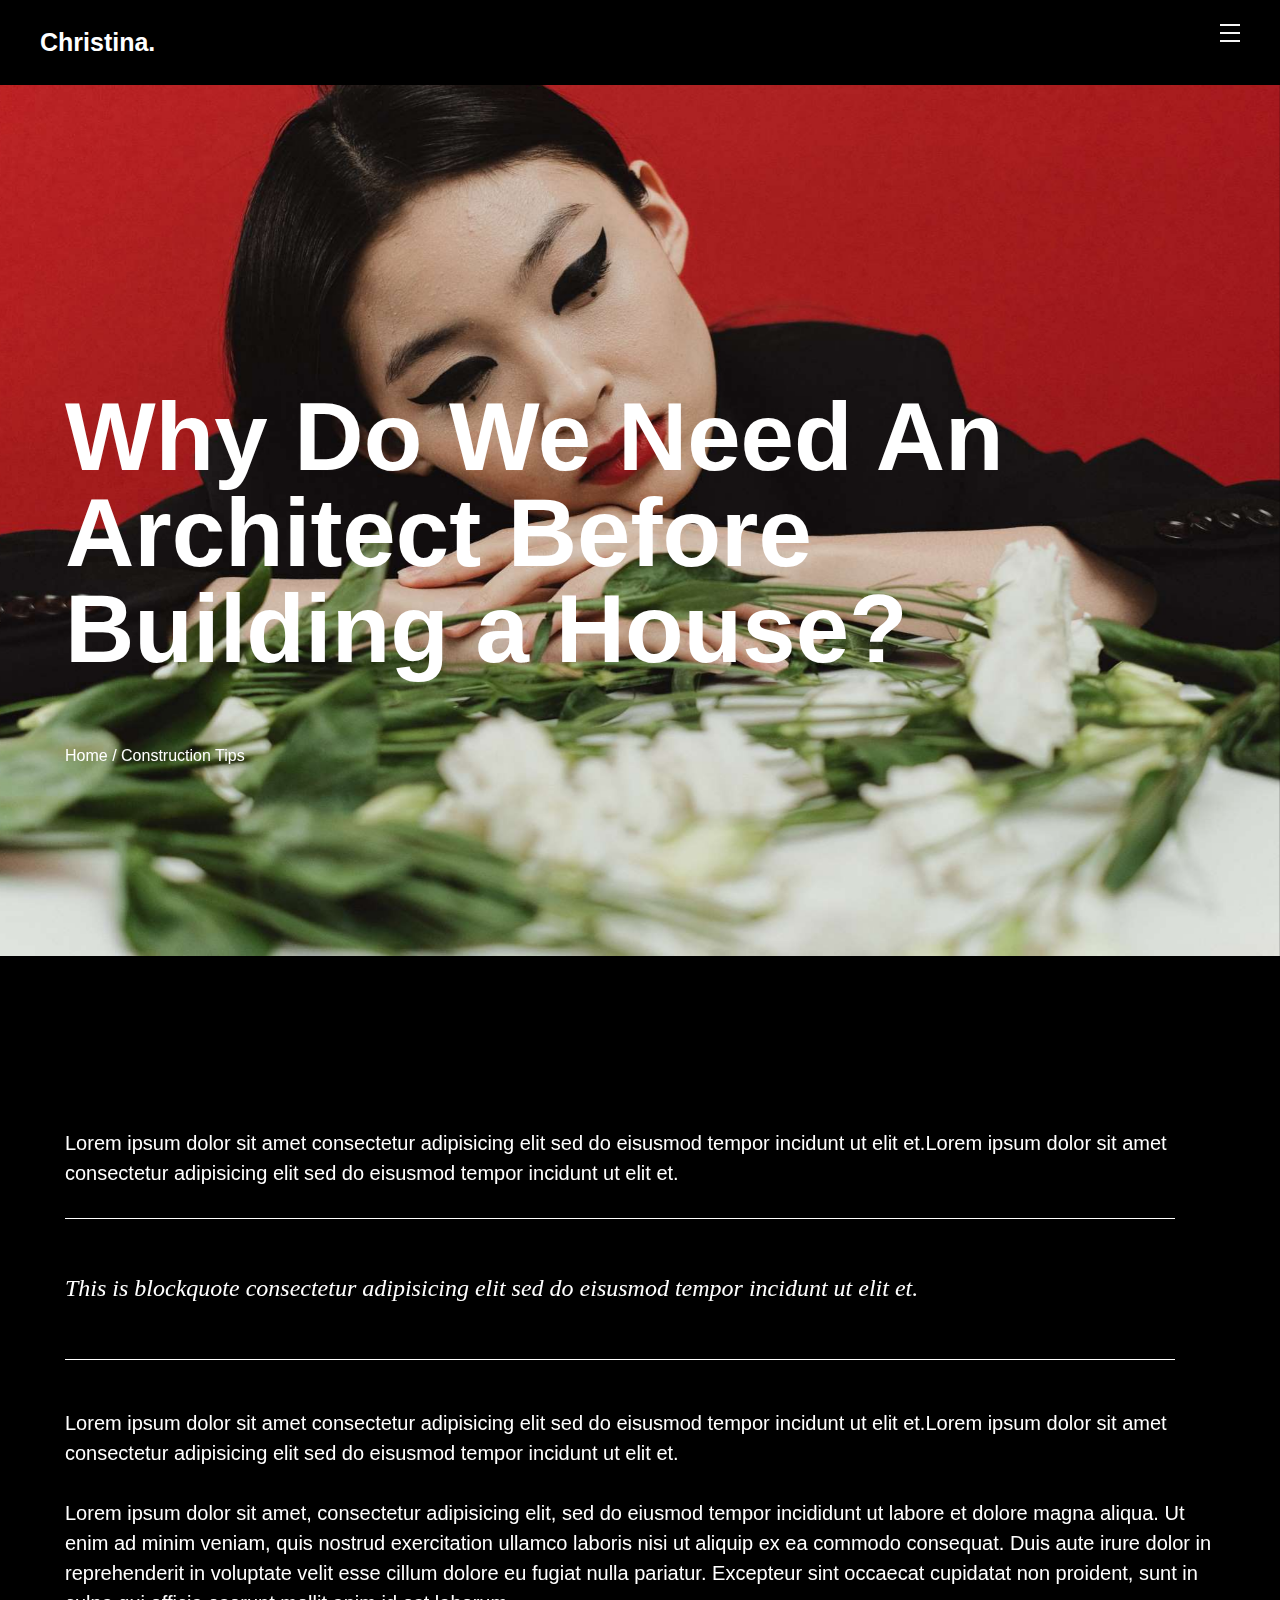
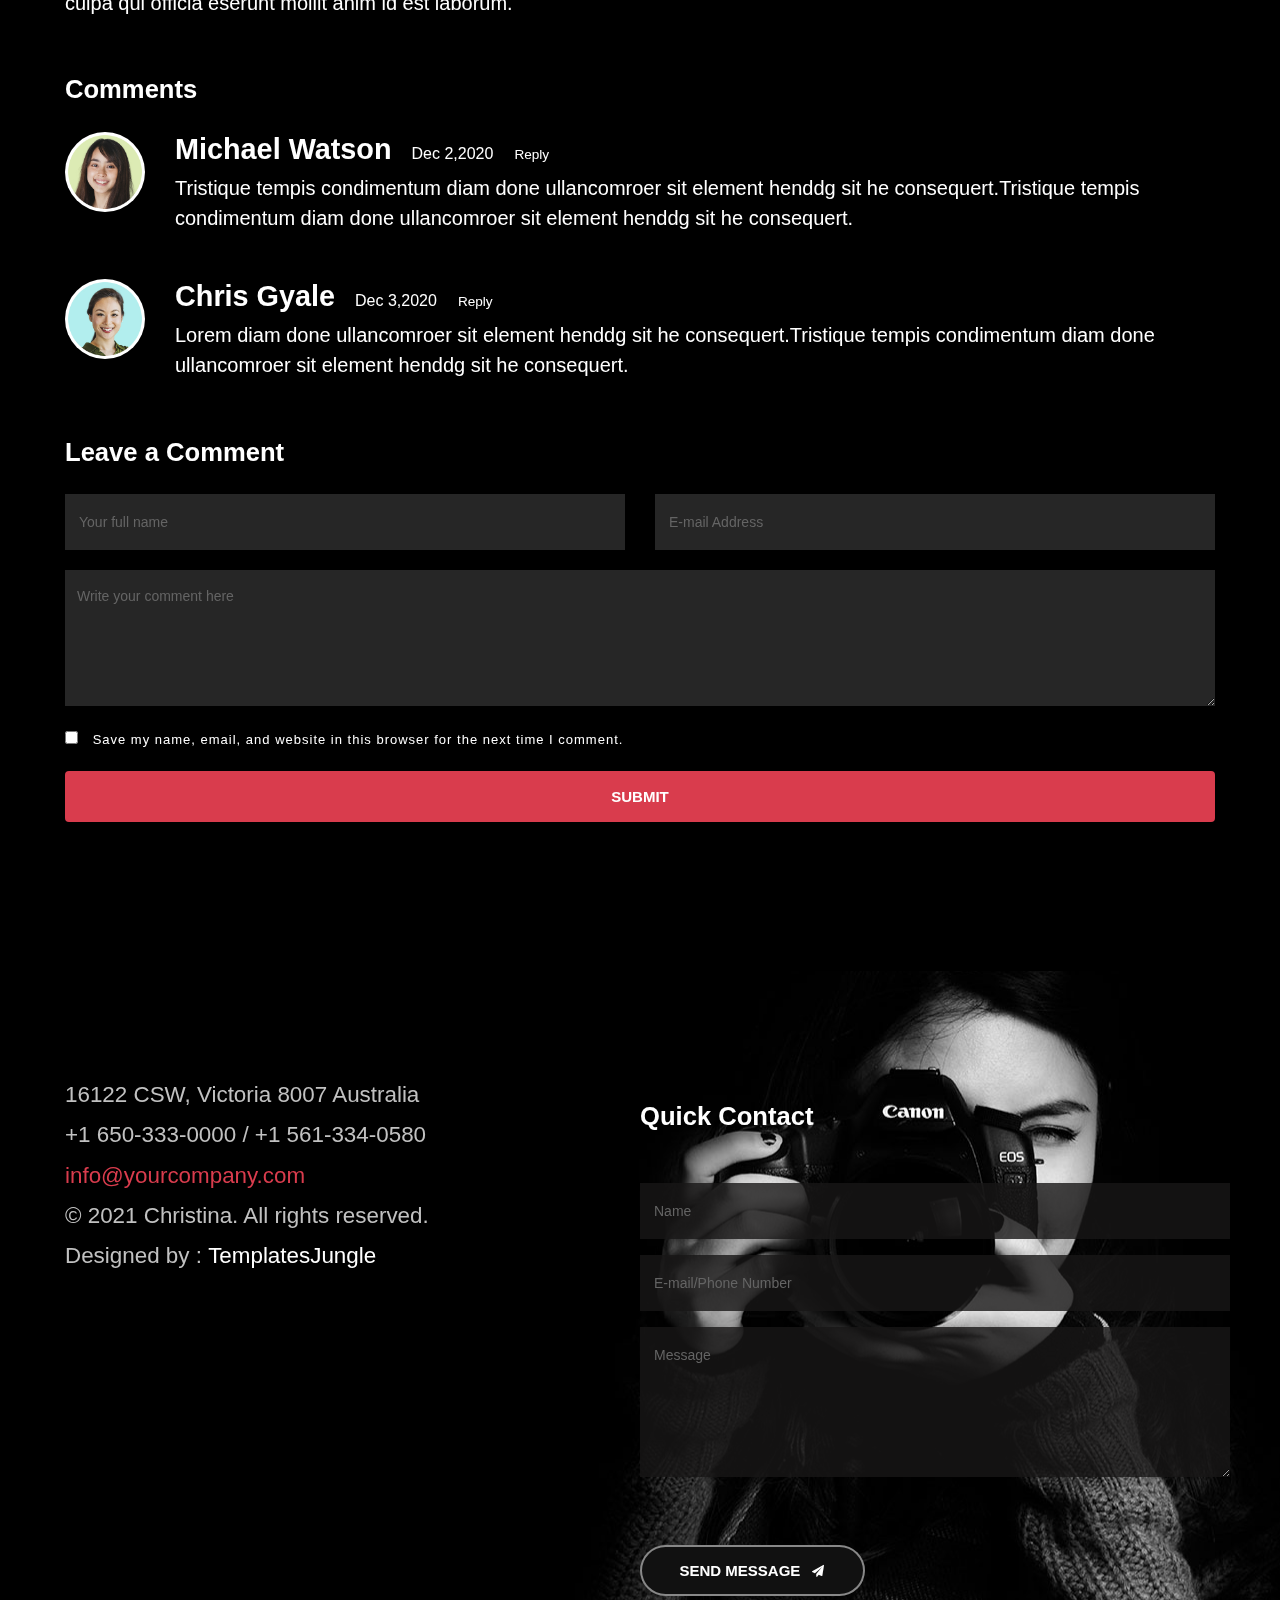
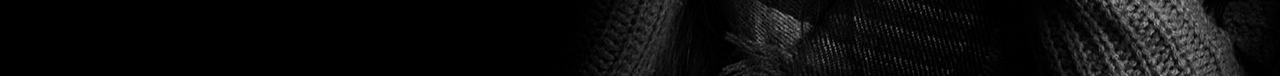
<file: single-post.html>
<!DOCTYPE html>
<html>
<head>
	<title>Christina - Free HTML CSS Photographer Portfolio Template</title>
    <meta charset="utf-8">
    <meta http-equiv="X-UA-Compatible" content="IE=edge">
    <meta name="viewport" content="width=device-width, initial-scale=1.0">
    <meta name="format-detection" content="telephone=no">
    <meta name="apple-mobile-web-app-capable" content="yes">
    <meta name="author" content="">
    <meta name="keywords" content="">
    <meta name="description" content="">

	<link rel="stylesheet" type="text/css" href="css/normalize.css">
    <link rel="stylesheet" type="text/css" href="css/vendor.css">
    <link rel="stylesheet" type="text/css" href="fonts/icomoon/icomoon.css">
    <link rel="stylesheet" type="text/css" href="style.css">

</head>
<body class="bg-black light">

	<div class="preloader">
	<svg>
	  <g>
	    <path d="M 50,100 A 1,1 0 0 1 50,0"/>
	  </g>
	  <g>
	    <path d="M 50,75 A 1,1 0 0 0 50,-25"/>
	  </g>
	  <defs>
	    <linearGradient id="gradient" x1="0%" y1="0%" x2="0%" y2="100%">
	      <stop offset="0%" style="stop-color:#FF56A1;stop-opacity:1" />
	      <stop offset="100%" style="stop-color:#FF9350;stop-opacity:1" />
	    </linearGradient>
	  </defs>
	</svg>
</div>

<div class="nav nav-overlay">
		<div class="nav__content">
			<ul class="nav__list">
				<li class="nav__list-item active-nav"><a href="index.html" class="hover-target">Home</a></li>
				<li class="nav__list-item"><a href="portfolio.html" class="hover-target">Portfolio</a></li>
				<li class="nav__list-item"><a href="styles.html" class="hover-target">Styles</a></li>
				<li class="nav__list-item"><a href="blog.html" class="hover-target">Blog</a></li>
				<li class="nav__list-item"><a href="single-post.html" class="hover-target">Single Post</a></li>
				<li class="nav__list-item"><a href="contact.html" class="hover-target">Contact</a></li>
			</ul>
		</div>
	</div>

	<header id="header">
		<div id="header-wrap">
			<nav id="navbar">
				<div class="main-logo">
					<a href="index.html">Christina.</a>
				</div>
				<div class="action-menu">
				  <input id="menu-toggle" type="checkbox" />
					<label class="menu-btn" for="menu-toggle">
					<span></span>
				   </label>
				</div><!--action-menu-->
			</nav>
		</div><!--header-wrap-->
	</header>

<section class="hero-section jarallax">
	
	<img src="images/banner2.jpg" class="jarallax-img">
	<div class="hero-content padding-xlarge">
		<div class="container">
			<div class="row">
				<div class="col-md-12">			
					<h1 class="page-title">Why Do We Need An Architect Before Building a House?</h1>
					<div class="breadcrumbs">
						<span class="item"><a href="index.html">Home /</a></span>
						<span class="item">Construction Tips</span>
					</div>
				</div>
			</div>
		</div>
	</div>

</section>

<section class="padding-large">
	<div class="container">
		<div class="row">

			<div class="col-md-12">

				<div class="post-content">
					<p>Lorem ipsum dolor sit amet consectetur adipisicing elit sed do eisusmod tempor incidunt ut elit et.Lorem ipsum dolor sit amet consectetur adipisicing elit sed do eisusmod tempor incidunt ut elit et.</p>
					<blockquote>This is blockquote consectetur adipisicing elit sed do eisusmod tempor incidunt ut elit et.</blockquote>

					<p>Lorem ipsum dolor sit amet consectetur adipisicing elit sed do eisusmod tempor incidunt ut elit et.Lorem ipsum dolor sit amet consectetur adipisicing elit sed do eisusmod tempor incidunt ut elit et.</p>

					<p>Lorem ipsum dolor sit amet, consectetur adipisicing elit, sed do eiusmod tempor incididunt ut labore et dolore magna aliqua. Ut enim ad minim veniam, quis nostrud exercitation ullamco laboris nisi ut aliquip ex ea commodo consequat. Duis aute irure dolor in reprehenderit in voluptate velit esse cillum dolore eu fugiat nulla pariatur. Excepteur sint occaecat cupidatat non proident, sunt in culpa qui officia eserunt mollit anim id est laborum.</p>
					
				</div><!--post-content-->

			</div>

		</div>

		<div class="row">
			<div class="col-md-12">
				
				<section class="comments-wrap mb-4">
					<h3>Comments</h3>
					<div class="comment-list mt-4">

						<article class="flex-container d-flex mb-3">
							<img src="images/reviewer-3.jpg" alt="default" class="commentorImg">
							<div class="author-post">
								<div class="comment-meta d-flex">
									<h4>Michael Watson</h4>
									<span class="meta-date">Dec 2,2020</span>
									<small class="comments-reply"><a href="#"><i class="icon icon-mail-reply"></i>Reply</a></small>
								</div><!--meta-tags-->

								<p>Tristique tempis condimentum diam done ullancomroer sit element henddg sit he consequert.Tristique tempis condimentum diam done ullancomroer sit element henddg sit he consequert.</p>
							</div>

						</article><!--flex-container-->

						<div class="child-comments">
							<article class="flex-container d-flex">
								<img src="images/reviewer-4.jpg" alt="sara" class="commentorImg">
								<div class="author-post">
									<div class="comment-meta d-flex">
										<h4>Chris Gyale</h4>
										<span class="meta-date">Dec 3,2020</span>
										<small class="comments-reply"><a href="#"><i class="icon icon-mail-reply"></i>Reply</a></small>
									</div><!--meta-tags-->

									<p>Lorem diam done ullancomroer sit element henddg sit he consequert.Tristique tempis condimentum diam done ullancomroer sit element henddg sit he consequert.</p>
								</div>

							</article><!--flex-container-->
						</div><!--child-comments-->

					</div><!--comment-list-->

				</section>

				<section class="comment-respond  mb-5">			
					<h3>Leave a Comment</h3>
					<form method="post" class="form-group mt-3">
						
						<div class="row">
							<div class="col-md-6">
								<input class="u-full-width" type="text" name="author" id="author" class="form-control mb-4 mr-4"  placeholder="Your full name">
							</div>
							<div class="col-md-6">
								<input class="u-full-width" type="email" name="email" id="email" class="form-control mb-4"  placeholder="E-mail Address">
							</div>
						</div>

						<div class="row">
							<div class="col-md-12">
								<textarea class="u-full-width" id="comment" class="form-control mb-4" name="comment" placeholder="Write your comment here" rows="4"></textarea>
							</div>
							<div class="col-md-12">
								<label class="example-send-yourself-copy">
								    <input type="checkbox">
								    <span class="label-body">Save my name, email, and website in this browser for the next time I comment.</span>
								</label>
							</div>
							<div class="col-md-12">
								<input class="btn btn-rounded btn-accent btn-large btn-full" type="submit" value="Submit">
							</div>
						</div>

					</form>
				</section>

			</div>
		</div>

	</div>
</section>

<footer id="footer" class="bg-black light padding-xlarge" style="background-image: url(images/photography.jpg);background-position: right;background-repeat: no-repeat;">
			
			<div class="container">
				<div class="row">
				
					<div class="contact-information mt-4 d-flex">
				
				<div class="contact-detail col-md-6">
					
					<div class="detail mr-6 mb-4">
						<ul class="list-unstyled colored-grey text-large">
							<li>16122 CSW, Victoria 8007 Australia</li>
							<li>+1 650-333-0000 / +1 561-334-0580</li>
							<li><a href="mailto:info@yourcompany.com" class="colored">info@yourcompany.com</a></li>
							<li>© 2021 Christina. All rights reserved.</li>
							<li>Designed by : <a href="https://www.templatesjungle.com/">TemplatesJungle</a></li>
						</ul>
					</div><!--detail-->
					
				</div><!--contact-detail-->

				<div class="col-md-6 p-0">
					<div class="container">
						<div class="row">
							<h3>Quick Contact</h2>
							<form action="contact.php" class="contact-form d-flex flex-wrap mt-4">
								<input type="text" name="name" placeholder="Name" class="name mb-3" required>
								<input type="text" name="E-mail/Phone Number" placeholder="E-mail/Phone Number" class="mb-3" required>
								<textarea placeholder="Message" style="height: 150px;" required></textarea>
								
								<div class="pix_btn btn-click text-center mt-5">
									<button type="submit" href="#" class="btn btn-pill btn-large btn-outline-light mr-3" data-hover="click"><span>Send Message</span> 
									<i class="icon icon-paper-plane"></i></button>
								</div>
							</form>
						</div>
					</div>
				</div>	<!--col-md-6-->		

			</div><!--contact-information-->
				</div>
			</div>
		</footer>
		
	</div><!---main-wrapper--->

<script src="js/jquery-1.11.0.min.js"></script>
<script type="text/javascript" src="js/plugins.js"></script>
<script type="text/javascript" src="js/script.js"></script>

</body>
</html>
</file>
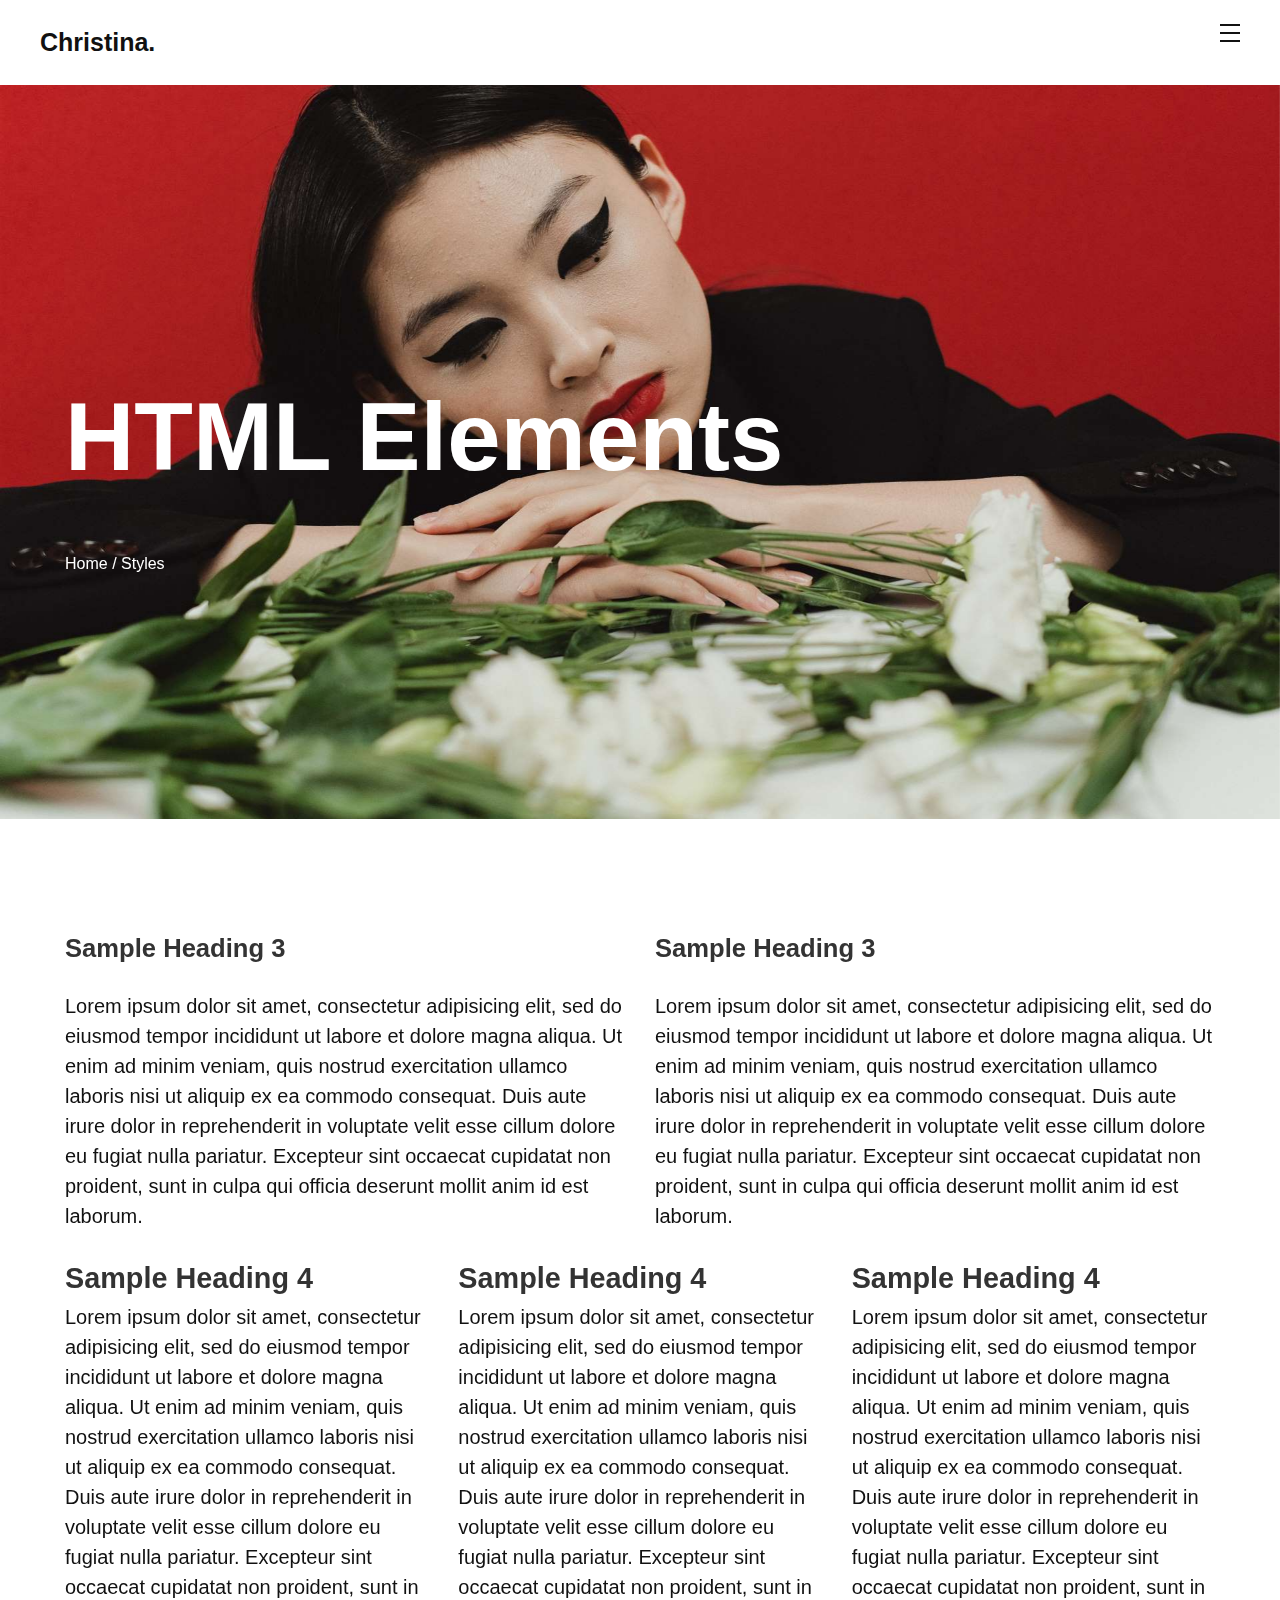
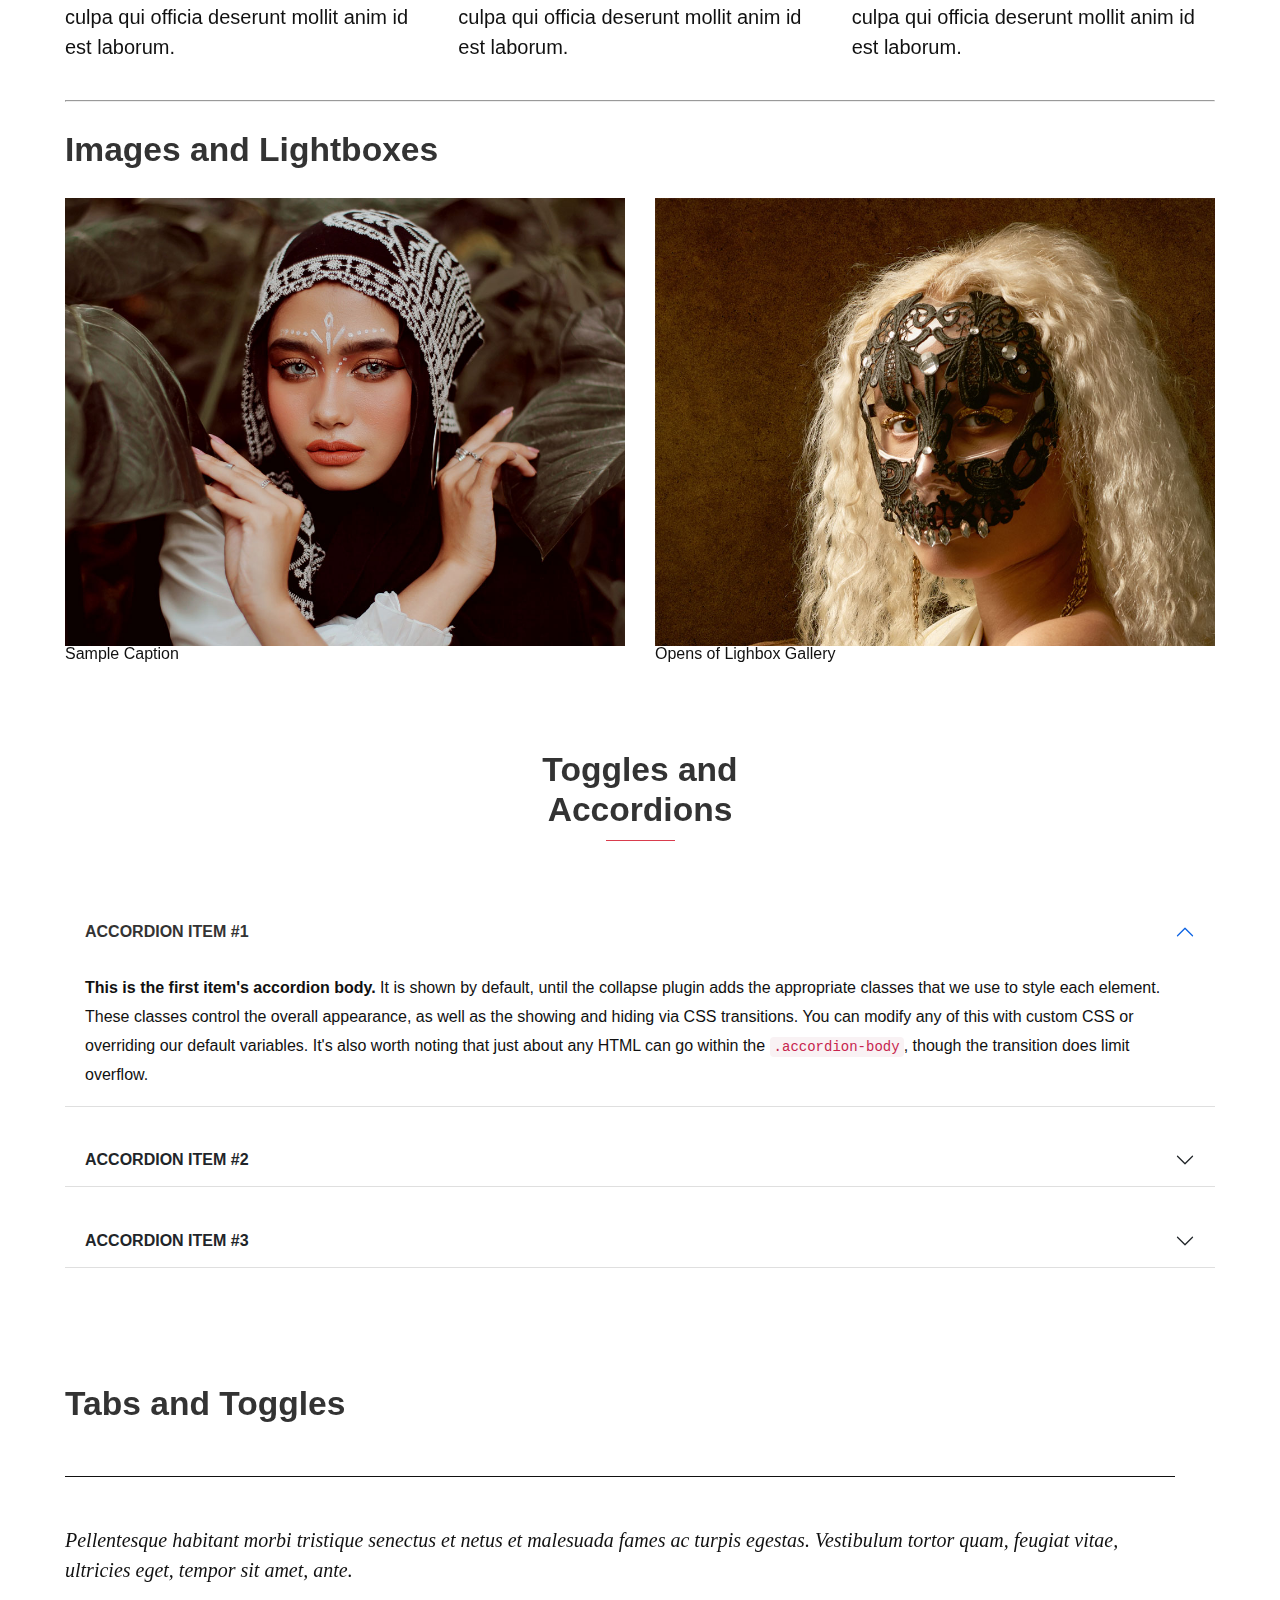
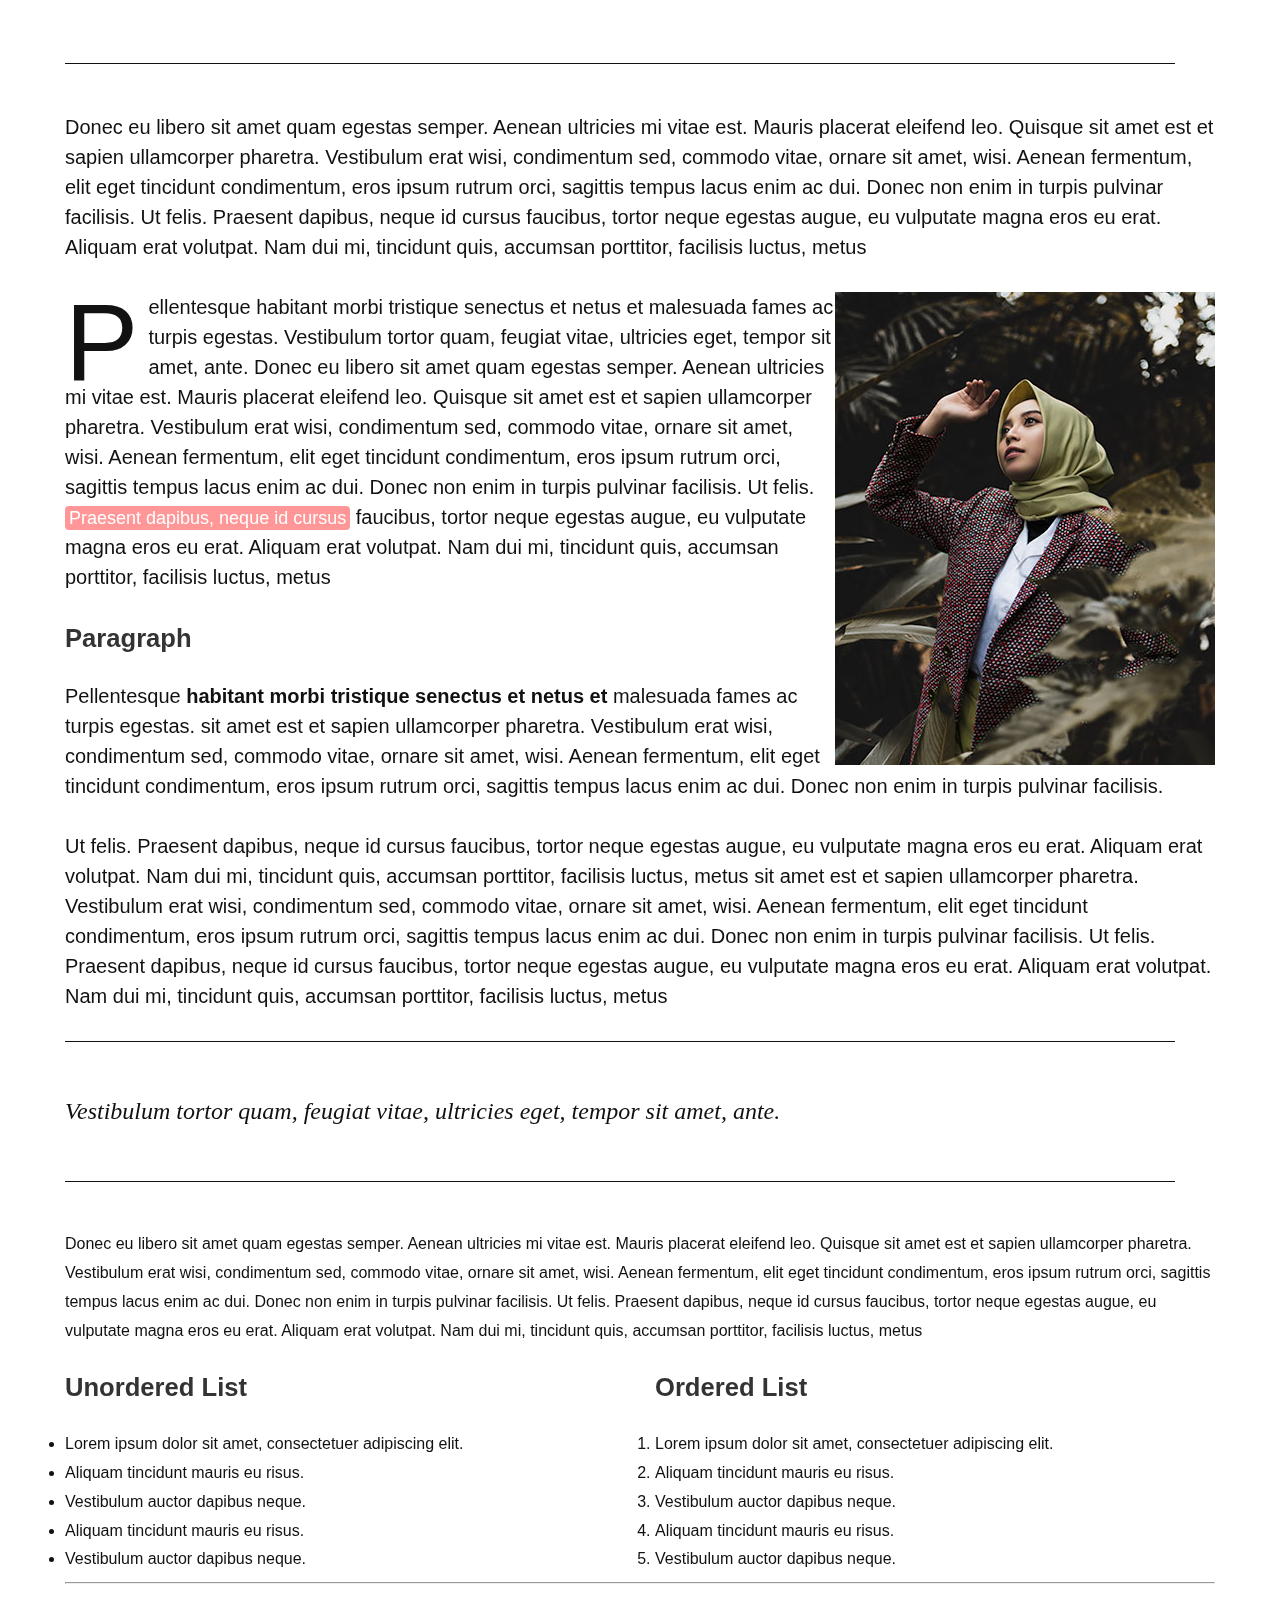
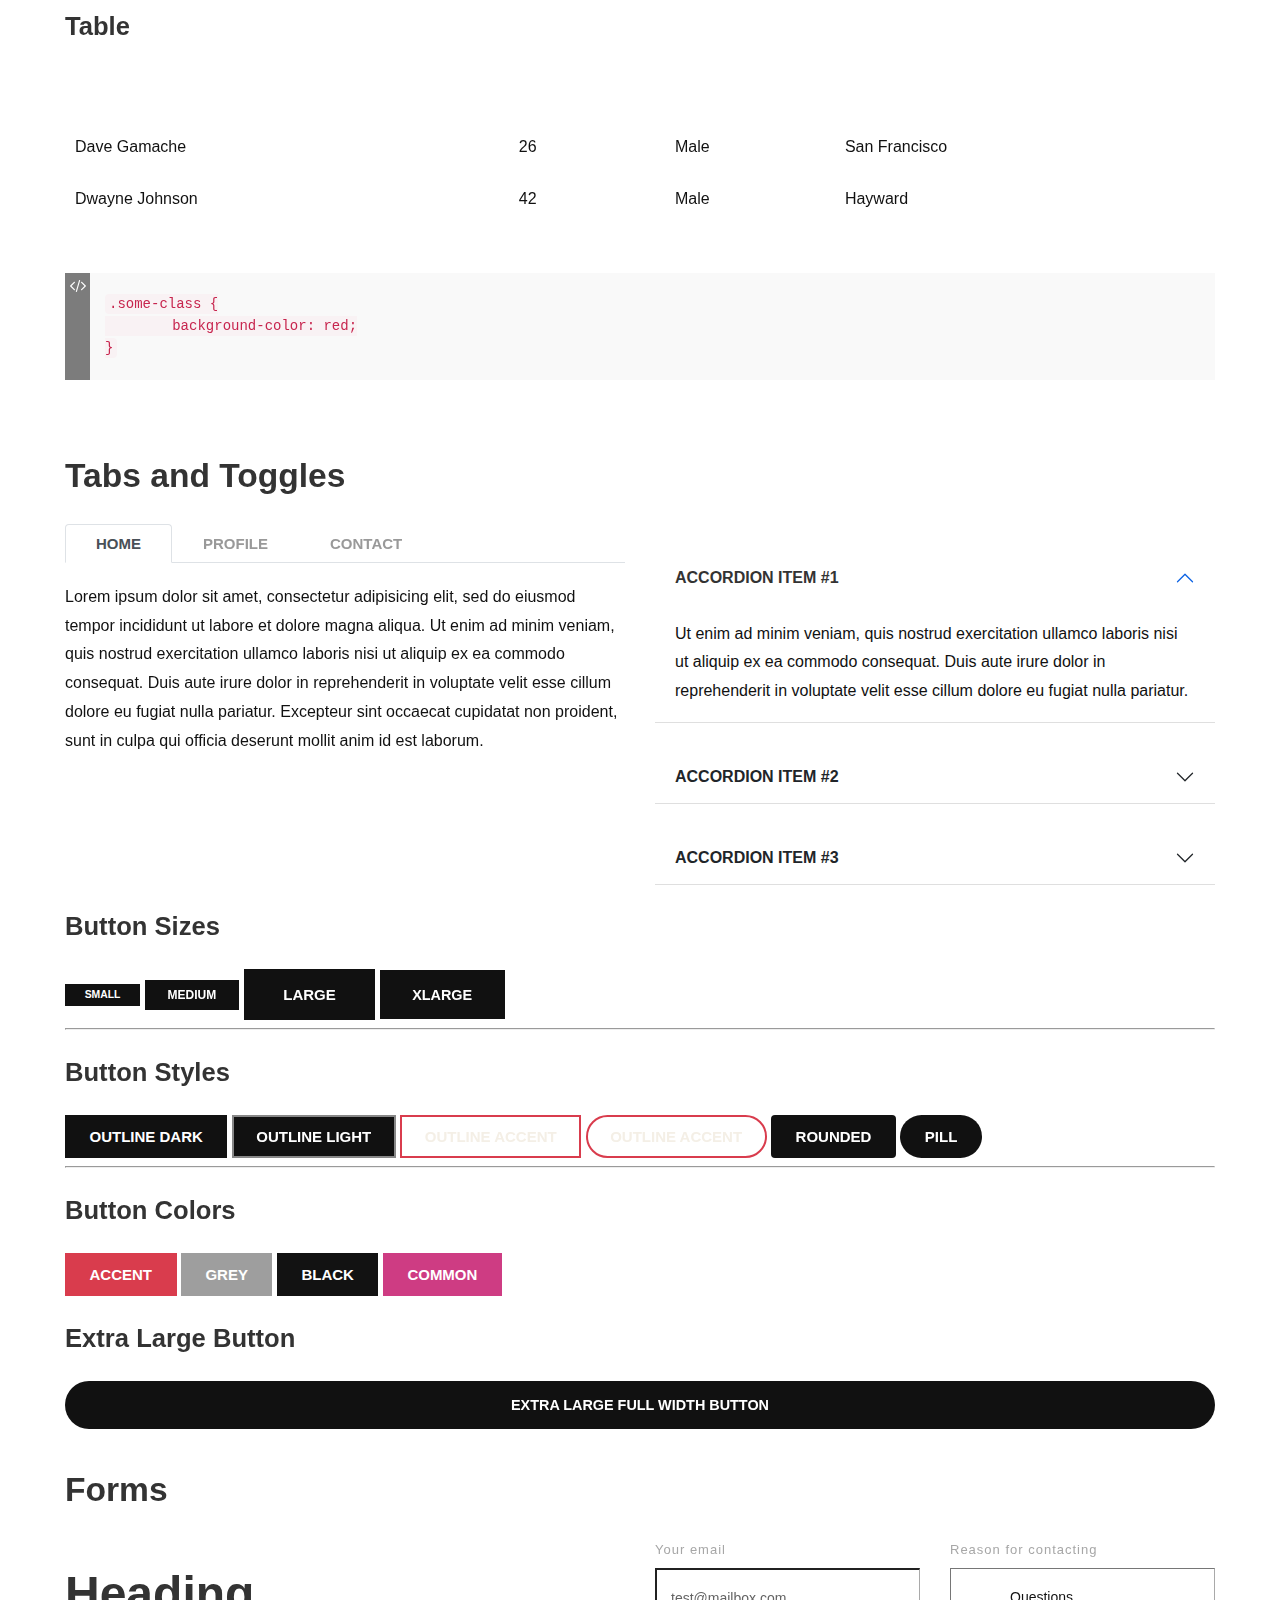
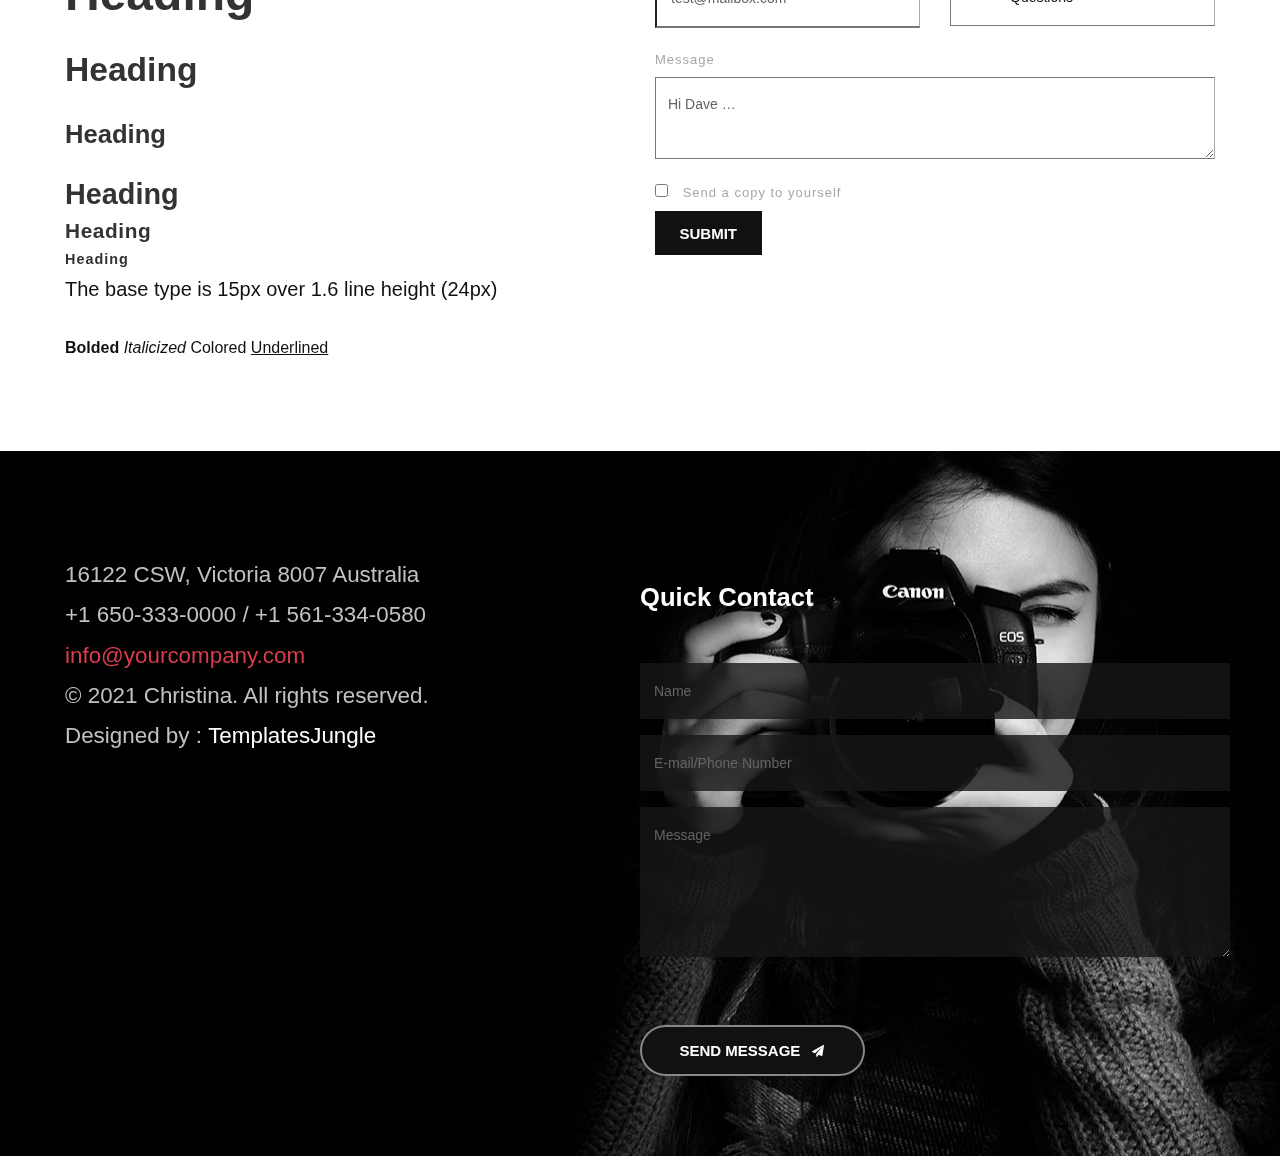
<file: styles.html>
<!DOCTYPE html>
<html>
<head>
	<title>Christina - Free HTML CSS Photographer Portfolio Template</title>
    <meta charset="utf-8">
    <meta http-equiv="X-UA-Compatible" content="IE=edge">
    <meta name="viewport" content="width=device-width, initial-scale=1.0">
    <meta name="format-detection" content="telephone=no">
    <meta name="apple-mobile-web-app-capable" content="yes">
    <meta name="author" content="">
    <meta name="keywords" content="">
    <meta name="description" content="">

	<link rel="stylesheet" type="text/css" href="css/normalize.css">
    <link rel="stylesheet" type="text/css" href="css/vendor.css">
    <link rel="stylesheet" type="text/css" href="fonts/icomoon/icomoon.css">
    <link rel="stylesheet" type="text/css" href="style.css">

</head>
<body>

	<div class="preloader">
	<svg>
	  <g>
	    <path d="M 50,100 A 1,1 0 0 1 50,0"/>
	  </g>
	  <g>
	    <path d="M 50,75 A 1,1 0 0 0 50,-25"/>
	  </g>
	  <defs>
	    <linearGradient id="gradient" x1="0%" y1="0%" x2="0%" y2="100%">
	      <stop offset="0%" style="stop-color:#FF56A1;stop-opacity:1" />
	      <stop offset="100%" style="stop-color:#FF9350;stop-opacity:1" />
	    </linearGradient>
	  </defs>
	</svg>
</div>

<div class="nav nav-overlay">
		<div class="nav__content">
			<ul class="nav__list">
				<li class="nav__list-item active-nav"><a href="index.html" class="hover-target">Home</a></li>
				<li class="nav__list-item"><a href="portfolio.html" class="hover-target">Portfolio</a></li>
				<li class="nav__list-item"><a href="styles.html" class="hover-target">Styles</a></li>
				<li class="nav__list-item"><a href="blog.html" class="hover-target">Blog</a></li>
				<li class="nav__list-item"><a href="single-post.html" class="hover-target">Single Post</a></li>
				<li class="nav__list-item"><a href="contact.html" class="hover-target">Contact</a></li>
			</ul>
		</div>
	</div>

	<header id="header">
		<div id="header-wrap">
			<nav id="navbar">
				<div class="main-logo">
					<a href="index.html">Christina.</a>
				</div>
				<div class="action-menu">
				  <input id="menu-toggle" type="checkbox" />
					<label class="menu-btn" for="menu-toggle">
					<span></span>
				   </label>
				</div><!--action-menu-->
			</nav>
		</div><!--header-wrap-->
	</header>

<section class="hero-section jarallax padding-xlarge light">
	
	<img src="images/banner2.jpg" class="jarallax-img">

	<div class="hero-content">
		<div class="container">
			<div class="row">
				<div class="col-md-12">			
					<h1 class="page-title">HTML Elements</h1>
					<div class="breadcrumbs">
						<span class="item"><a href="index.html">Home /</a></span>
						<span class="item">Styles</span>
					</div>
				</div>
			</div>
		</div>
	</div>

</section>

<section class="padding-large">
	<div class="container">
		<div class="row">

			<div class="col-md-6">

				<h3>Sample Heading 3</h3>

				<p>Lorem ipsum dolor sit amet, consectetur adipisicing elit, sed do eiusmod
				tempor incididunt ut labore et dolore magna aliqua. Ut enim ad minim veniam,
				quis nostrud exercitation ullamco laboris nisi ut aliquip ex ea commodo
				consequat. Duis aute irure dolor in reprehenderit in voluptate velit esse
				cillum dolore eu fugiat nulla pariatur. Excepteur sint occaecat cupidatat non
				proident, sunt in culpa qui officia deserunt mollit anim id est laborum.</p>

			</div>

			<div class="col-md-6">

				<h3>Sample Heading 3</h3>

				<p>Lorem ipsum dolor sit amet, consectetur adipisicing elit, sed do eiusmod
				tempor incididunt ut labore et dolore magna aliqua. Ut enim ad minim veniam,
				quis nostrud exercitation ullamco laboris nisi ut aliquip ex ea commodo
				consequat. Duis aute irure dolor in reprehenderit in voluptate velit esse
				cillum dolore eu fugiat nulla pariatur. Excepteur sint occaecat cupidatat non
				proident, sunt in culpa qui officia deserunt mollit anim id est laborum.</p>

			</div>
		</div>

		<div class="row">

			<div class="col-md-4">

				<h4>Sample Heading 4</h4>

				<p>Lorem ipsum dolor sit amet, consectetur adipisicing elit, sed do eiusmod
				tempor incididunt ut labore et dolore magna aliqua. Ut enim ad minim veniam,
				quis nostrud exercitation ullamco laboris nisi ut aliquip ex ea commodo
				consequat. Duis aute irure dolor in reprehenderit in voluptate velit esse
				cillum dolore eu fugiat nulla pariatur. Excepteur sint occaecat cupidatat non
				proident, sunt in culpa qui officia deserunt mollit anim id est laborum.</p>

			</div>

			<div class="col-md-4">

				<h4>Sample Heading 4</h4>

				<p>Lorem ipsum dolor sit amet, consectetur adipisicing elit, sed do eiusmod
				tempor incididunt ut labore et dolore magna aliqua. Ut enim ad minim veniam,
				quis nostrud exercitation ullamco laboris nisi ut aliquip ex ea commodo
				consequat. Duis aute irure dolor in reprehenderit in voluptate velit esse
				cillum dolore eu fugiat nulla pariatur. Excepteur sint occaecat cupidatat non
				proident, sunt in culpa qui officia deserunt mollit anim id est laborum.</p>

			</div>

			<div class="col-md-4">

				<h4>Sample Heading 4</h4>

				<p>Lorem ipsum dolor sit amet, consectetur adipisicing elit, sed do eiusmod
				tempor incididunt ut labore et dolore magna aliqua. Ut enim ad minim veniam,
				quis nostrud exercitation ullamco laboris nisi ut aliquip ex ea commodo
				consequat. Duis aute irure dolor in reprehenderit in voluptate velit esse
				cillum dolore eu fugiat nulla pariatur. Excepteur sint occaecat cupidatat non
				proident, sunt in culpa qui officia deserunt mollit anim id est laborum.</p>

			</div>
		</div>

		<div class="row">
			<div class="col-md-12">
				<hr>
				<h2>Images and Lightboxes</h2>
			</div>
		</div>

		<div class="row">
			<div class="col-md-6">
				<figure>
					<img src="images/largemodel5.jpg">
					<figcaption>Sample Caption</figcaption>
				</figure>
			</div>
			<div class="col-md-6">
				<figure>
					<a href="images/largemodel6.jpg" data-lightbox-gallery="gallery1" title="Calm Before The Storm (One Shoe Photography Ltd.)" class="image-link"><img src="images/largemodel6.jpg"></a>
					<figcaption>Opens of Lighbox Gallery</figcaption>
				</figure>
			</div>
		</div>

	</div>
</section>

<section>
	<div class="container">
		
		<div class="row">
			<div class="col">
				<h2 class="section-title text-center mb-5">Toggles and Accordions</h2>
			</div>
		</div>

		<div class="row">
			<div class="col">

				<div class="accordion" id="accordionExample">
				  <div class="accordion-item">
				    <h2 class="accordion-header" id="headingOne">
				      <button class="accordion-button" type="button" data-bs-toggle="collapse" data-bs-target="#collapseOne" aria-expanded="true" aria-controls="collapseOne">
				        Accordion Item #1
				      </button>
				    </h2>
				    <div id="collapseOne" class="accordion-collapse collapse show" aria-labelledby="headingOne">
				      <div class="accordion-body">
				        <strong>This is the first item's accordion body.</strong> It is shown by default, until the collapse plugin adds the appropriate classes that we use to style each element. These classes control the overall appearance, as well as the showing and hiding via CSS transitions. You can modify any of this with custom CSS or overriding our default variables. It's also worth noting that just about any HTML can go within the <code>.accordion-body</code>, though the transition does limit overflow.
				      </div>
				    </div>
				  </div>
				  <div class="accordion-item">
				    <h2 class="accordion-header" id="headingTwo">
				      <button class="accordion-button collapsed" type="button" data-bs-toggle="collapse" data-bs-target="#collapseTwo" aria-expanded="false" aria-controls="collapseTwo">
				        Accordion Item #2
				      </button>
				    </h2>
				    <div id="collapseTwo" class="accordion-collapse collapse" aria-labelledby="headingTwo">
				      <div class="accordion-body">
				        <strong>This is the second item's accordion body.</strong> It is hidden by default, until the collapse plugin adds the appropriate classes that we use to style each element. These classes control the overall appearance, as well as the showing and hiding via CSS transitions. You can modify any of this with custom CSS or overriding our default variables. It's also worth noting that just about any HTML can go within the <code>.accordion-body</code>, though the transition does limit overflow.
				      </div>
				    </div>
				  </div>
				  <div class="accordion-item">
				    <h2 class="accordion-header" id="headingThree">
				      <button class="accordion-button collapsed" type="button" data-bs-toggle="collapse" data-bs-target="#collapseThree" aria-expanded="false" aria-controls="collapseThree">
				        Accordion Item #3
				      </button>
				    </h2>
				    <div id="collapseThree" class="accordion-collapse collapse" aria-labelledby="headingThree">
				      <div class="accordion-body">
				        <strong>This is the third item's accordion body.</strong> It is hidden by default, until the collapse plugin adds the appropriate classes that we use to style each element. These classes control the overall appearance, as well as the showing and hiding via CSS transitions. You can modify any of this with custom CSS or overriding our default variables. It's also worth noting that just about any HTML can go within the <code>.accordion-body</code>, though the transition does limit overflow.
				      </div>
				    </div>
				  </div>
				</div>

			</div>	
		</div>
	</div>
</section>

<section class="padding-large">
	<div class="container">
		
		<div class="row">
			<div class="col-md-12">
				<h2>Tabs and Toggles</h2>
			</div>
		</div>

		<div class="row">
			<div class="col-md-12">
				<blockquote><p>Pellentesque habitant morbi tristique senectus et netus et malesuada fames ac turpis egestas. Vestibulum tortor quam, feugiat vitae, ultricies eget, tempor sit amet, ante.</p></blockquote>
				<p>
					Donec eu libero sit amet quam egestas semper. Aenean ultricies mi vitae est. Mauris placerat eleifend leo. Quisque sit amet est et sapien ullamcorper pharetra. Vestibulum erat wisi, condimentum sed, commodo vitae, ornare sit amet, wisi. Aenean fermentum, elit eget tincidunt condimentum, eros ipsum rutrum orci, sagittis tempus lacus enim ac dui. Donec non enim in turpis pulvinar facilisis. Ut felis. Praesent dapibus, neque id cursus faucibus, tortor neque egestas augue, eu vulputate magna eros eu erat. Aliquam erat volutpat. Nam dui mi, tincidunt quis, accumsan porttitor, facilisis luctus, metus</p><figure class="align-right"><img src="images/model4.jpg">
				</figure>

				<p><span class="dropcap">P</span>ellentesque habitant morbi tristique senectus et netus et malesuada fames ac turpis egestas. Vestibulum tortor quam, feugiat vitae, ultricies eget, tempor sit amet, ante. Donec eu libero sit amet quam egestas semper. Aenean ultricies mi vitae est. Mauris placerat eleifend leo. Quisque sit amet est et sapien ullamcorper pharetra. Vestibulum erat wisi, condimentum sed, commodo vitae, ornare sit amet, wisi. Aenean fermentum, elit eget tincidunt condimentum, eros ipsum rutrum orci, sagittis tempus lacus enim ac dui. Donec non enim in turpis pulvinar facilisis. Ut felis. <span class="highlight">Praesent dapibus, neque id cursus</span> faucibus, tortor neque egestas augue, eu vulputate magna eros eu erat. Aliquam erat volutpat. Nam dui mi, tincidunt quis, accumsan porttitor, facilisis luctus, metus</p>

				<h3>Paragraph</h3>
				<p>Pellentesque <strong>habitant morbi tristique senectus et netus et</strong> malesuada fames ac turpis egestas. sit amet est et sapien ullamcorper pharetra. Vestibulum erat wisi, condimentum sed, commodo vitae, ornare sit amet, wisi. Aenean fermentum, elit eget tincidunt condimentum, eros ipsum rutrum orci, sagittis tempus lacus enim ac dui. Donec non enim in turpis pulvinar facilisis.</p>

				<p>Ut felis. Praesent dapibus, neque id cursus faucibus, tortor neque egestas augue, eu vulputate magna eros eu erat. Aliquam erat volutpat. Nam dui mi, tincidunt quis, accumsan porttitor, facilisis luctus, metus sit amet est et sapien ullamcorper pharetra. Vestibulum erat wisi, condimentum sed, commodo vitae, ornare sit amet, wisi. Aenean fermentum, elit eget tincidunt condimentum, eros ipsum rutrum orci, sagittis tempus lacus enim ac dui. Donec non enim in turpis pulvinar facilisis. Ut felis. Praesent dapibus, neque id cursus faucibus, tortor neque egestas augue, eu vulputate magna eros eu erat. Aliquam erat volutpat. Nam dui mi, tincidunt quis, accumsan porttitor, facilisis luctus, metus <blockquote class="pullquote-right">Vestibulum tortor quam, feugiat vitae, ultricies eget, tempor sit amet, ante.</blockquote> Donec eu libero sit amet quam egestas semper. Aenean ultricies mi vitae est. Mauris placerat eleifend leo. <a href="#">Quisque</a> sit amet est et sapien ullamcorper pharetra. Vestibulum erat wisi, condimentum sed, commodo vitae, ornare sit amet, wisi. Aenean fermentum, elit eget tincidunt condimentum, eros ipsum rutrum orci, sagittis tempus lacus enim ac dui. Donec non enim in turpis pulvinar facilisis. Ut felis. Praesent dapibus, neque id cursus faucibus, tortor neque egestas augue, eu vulputate magna eros eu erat. Aliquam erat volutpat. Nam dui mi, tincidunt quis, accumsan porttitor, facilisis luctus, metus</p>
			</div>
		</div>

		<div class="row">
			<div class="col-md-6">
				<h3>Unordered List</h3>
				<ul>
				   <li>Lorem ipsum dolor sit amet, consectetuer adipiscing elit.</li>
				   <li>Aliquam tincidunt mauris eu risus.</li>
				   <li>Vestibulum auctor dapibus neque.</li>
				   <li>Aliquam tincidunt mauris eu risus.</li>
				   <li>Vestibulum auctor dapibus neque.</li>
				</ul>
						 
			</div>
			<div class="col-md-6">
				<h3>Ordered List</h3>
				<ol>
				   <li>Lorem ipsum dolor sit amet, consectetuer adipiscing elit.</li>
				   <li>Aliquam tincidunt mauris eu risus.</li>
				   <li>Vestibulum auctor dapibus neque.</li>
				   <li>Aliquam tincidunt mauris eu risus.</li>
				   <li>Vestibulum auctor dapibus neque.</li>
				</ol>
				
			</div>
		</div>

		<div class="row">
			<div class="col-md-12">
				
				<hr>

				<h3>Table</h3>
				<table class="u-full-width">
				  <thead>
				    <tr>
				      <th>Name</th>
				      <th>Age</th>
				      <th>Sex</th>
				      <th>Location</th>
				    </tr>
				  </thead>
				  <tbody>
				    <tr>
				      <td>Dave Gamache</td>
				      <td>26</td>
				      <td>Male</td>
				      <td>San Francisco</td>
				    </tr>
				    <tr>
				      <td>Dwayne Johnson</td>
				      <td>42</td>
				      <td>Male</td>
				      <td>Hayward</td>
				    </tr>
				  </tbody>
				</table>
			</div>
			
		</div>

		<div class="row">
			<div class="col-md-12">
<pre><code>.some-class {
	background-color: red;
}</code></pre>
						 
			</div>
			
		</div>

		<div class="row">
			<div class="col-md-12">
				<h2>Tabs and Toggles</h2>
			</div>
		</div>

		<div class="row">
			<div class="col-md-6">

				<div class="bootstrap-tabs">
					<nav>
					  <div class="nav nav-tabs" id="nav-tab" role="tablist">
					    <button class="nav-link active" id="nav-home-tab" data-bs-toggle="tab" data-bs-target="#nav-home" type="button" role="tab" aria-controls="nav-home" aria-selected="true">Home</button>
					    <button class="nav-link" id="nav-profile-tab" data-bs-toggle="tab" data-bs-target="#nav-profile" type="button" role="tab" aria-controls="nav-profile" aria-selected="false">Profile</button>
					    <button class="nav-link" id="nav-contact-tab" data-bs-toggle="tab" data-bs-target="#nav-contact" type="button" role="tab" aria-controls="nav-contact" aria-selected="false">Contact</button>
					  </div>
					</nav>
					<div class="tab-content" id="nav-tabContent">
					  <div class="tab-pane fade show active" id="nav-home" role="tabpanel" aria-labelledby="nav-home-tab">Lorem ipsum dolor sit amet, consectetur adipisicing elit, sed do eiusmod tempor incididunt ut labore et dolore magna aliqua. Ut enim ad minim veniam,
					  quis nostrud exercitation ullamco laboris nisi ut aliquip ex ea commodo consequat. Duis aute irure dolor in reprehenderit in voluptate velit esse cillum dolore eu fugiat nulla pariatur. Excepteur sint occaecat cupidatat non proident, sunt in culpa qui officia deserunt mollit anim id est laborum.</div>
					  <div class="tab-pane fade" id="nav-profile" role="tabpanel" aria-labelledby="nav-profile-tab">Duis aute irure dolor in reprehenderit in voluptate velit esse cillum dolore eu fugiat nulla pariatur. Excepteur sint occaecat cupidatat non proident, sunt in culpa qui officia deserunt mollit anim id est laborum. Duis aute irure dolor in reprehenderit in voluptate velit esse cillum dolore eu fugiat nulla pariatur. Excepteur sint occaecat cupidatat non proident, sunt in culpa qui officia deserunt mollit anim id est laborum.</div>
					  <div class="tab-pane fade" id="nav-contact" role="tabpanel" aria-labelledby="nav-contact-tab">Ut enim ad minim veniam,
					  quis nostrud exercitation ullamco laboris nisi ut aliquip ex ea commodo consequat. Duis aute irure dolor in reprehenderit in voluptate velit esse cillum dolore eu fugiat nulla pariatur. Ut enim ad minim veniam,
					  quis nostrud exercitation ullamco laboris nisi ut aliquip ex ea commodo consequat. Duis aute irure dolor in reprehenderit in voluptate velit esse cillum dolore eu fugiat nulla pariatur.</div>
					</div>
				</div>

			</div>

			<div class="col-md-6">

				<div class="accordion" id="accordionExample2">
				  <div class="accordion-item">
				    <h2 class="accordion-header" id="headingOne">
				      <button class="accordion-button" type="button" data-bs-toggle="collapse" data-bs-target="#accordion-collapse1" aria-expanded="true" aria-controls="accordion-collapse1">
				        Accordion Item #1
				      </button>
				    </h2>
				    <div id="accordion-collapse1" class="accordion-collapse collapse show" aria-labelledby="headingOne" data-bs-parent="#accordionExample2">
				      <div class="accordion-body">
				        Ut enim ad minim veniam,
					  quis nostrud exercitation ullamco laboris nisi ut aliquip ex ea commodo consequat. Duis aute irure dolor in reprehenderit in voluptate velit esse cillum dolore eu fugiat nulla pariatur.
				      </div>
				    </div>
				  </div>
				  <div class="accordion-item">
				    <h2 class="accordion-header" id="headingTwo">
				      <button class="accordion-button collapsed" type="button" data-bs-toggle="collapse" data-bs-target="#accordion-collapse2" aria-expanded="false" aria-controls="accordion-collapse2">
				        Accordion Item #2
				      </button>
				    </h2>
				    <div id="accordion-collapse2" class="accordion-collapse collapse" aria-labelledby="headingTwo" data-bs-parent="#accordionExample2">
				      <div class="accordion-body">
				        Ut enim ad minim veniam,
					  quis nostrud exercitation ullamco laboris nisi ut aliquip ex ea commodo consequat. Duis aute irure dolor in reprehenderit in voluptate velit esse cillum dolore eu fugiat nulla pariatur.
				      </div>
				    </div>
				  </div>
				  <div class="accordion-item">
				    <h2 class="accordion-header" id="headingThree">
				      <button class="accordion-button collapsed" type="button" data-bs-toggle="collapse" data-bs-target="#accordion-collapse3" aria-expanded="false" aria-controls="accordion-collapse3">
				        Accordion Item #3
				      </button>
				    </h2>
				    <div id="accordion-collapse3" class="accordion-collapse collapse" aria-labelledby="headingThree" data-bs-parent="#accordionExample2">
				      <div class="accordion-body">
				        Ut enim ad minim veniam,
					  quis nostrud exercitation ullamco laboris nisi ut aliquip ex ea commodo consequat. Duis aute irure dolor in reprehenderit in voluptate velit esse cillum dolore eu fugiat nulla pariatur.
				      </div>
				    </div>
				  </div>
				</div>

			</div>

		</div>

		<div class="row">
			<div class="col-12">
				<h3>Button Sizes</h3>
				<button type="button" class="btn btn-small">small</button>
				<button type="button" class="btn btn-medium">medium</button>
				<button type="button" class="btn btn-large">large</button>
				<button type="button" class="btn btn-xlarge">xlarge</button>

				<hr>

				<h3>Button Styles</h3>

				<button type="button" class="btn btn-outline-dark">Outline Dark</button>
				<button type="button" class="btn btn-outline-light">Outline Light</button>
				<button type="button" class="btn btn-outline-accent">Outline Accent</button>
				<button type="button" class="btn btn-outline-accent btn-pill">Outline Accent</button>
				<button type="button" class="btn btn-rounded">Rounded</button>
				<button type="button" class="btn btn-pill">Pill</button>

				<hr>

				<h3>Button Colors</h3>

				<button type="button" class="btn btn-accent">Accent</button>
				<button type="button" class="btn btn-grey">Grey</button>
				<button type="button" class="btn btn-black">Black</button>
				<button type="button" class="btn btn-common">Common</button>

				<h3>Extra Large Button</h3>

				<button class="btn btn-outline-dark btn-pill btn-xlarge btn-full">Extra Large Full Width Button</button>
			</div>
		</div>

		<div class="row">
			<div class="col-md-12">
				<h2>Forms</h2>
			</div>
		</div>

		<div class="row">
			<div class="col-md-6">
				<!-- Standard Headings -->
				<h1>Heading</h1>
				<h2>Heading</h2>
				<h3>Heading</h3>
				<h4>Heading</h4>
				<h5>Heading</h5>
				<h6>Heading</h6>

				<!-- Base type size -->
				<p>The base type is 15px over 1.6 line height (24px)</p>

				<!-- Other styled text tags -->
				<strong>Bolded</strong>
				<em>Italicized</em>
				<a>Colored</a>
				<u>Underlined</u>
			</div>
			<div class="col-md-6">
				
				<form>
				  <div class="row">
				    <div class="col-md-6">
				      <label for="exampleEmailInput">Your email</label>
				      <input class="u-full-width" type="email" placeholder="test@mailbox.com" id="exampleEmailInput">
				    </div>
				    <div class="col-md-6">
				      <label for="exampleRecipientInput">Reason for contacting</label>
				      <select class="u-full-width" id="exampleRecipientInput">
				        <option value="Option 1">Questions</option>
				        <option value="Option 2">Admiration</option>
				        <option value="Option 3">Can I get your number?</option>
				      </select>
				    </div>
				  </div>
				  <label for="exampleMessage">Message</label>
				  <textarea class="u-full-width" placeholder="Hi Dave …" id="exampleMessage"></textarea>
				  <label class="example-send-yourself-copy">
				    <input type="checkbox">
				    <span class="label-body">Send a copy to yourself</span>
				  </label>
				  <input class="button-primary" type="submit" value="Submit">
				</form>

			</div>
		</div>

	</div>
</section>


<footer id="footer" class="bg-black light padding-xlarge" style="background-image: url(images/photography.jpg);background-position: right;background-repeat: no-repeat;">
			
			<div class="container">
				<div class="row">
				
					<div class="contact-information mt-4 d-flex">
				
				<div class="contact-detail col-md-6">
					
					<div class="detail mr-6 mb-4">
						<ul class="list-unstyled colored-grey text-large">
							<li>16122 CSW, Victoria 8007 Australia</li>
							<li>+1 650-333-0000 / +1 561-334-0580</li>
							<li><a href="mailto:info@yourcompany.com" class="colored">info@yourcompany.com</a></li>
							<li>© 2021 Christina. All rights reserved.</li>
							<li>Designed by : <a href="https://www.templatesjungle.com/">TemplatesJungle</a></li>
						</ul>
					</div><!--detail-->
					
				</div><!--contact-detail-->

				<div class="col-md-6 p-0">
					<div class="container">
						<div class="row">
							<h3>Quick Contact</h2>
							<form action="contact.php" class="contact-form d-flex flex-wrap mt-4">
								<input type="text" name="name" placeholder="Name" class="name mb-3" required>
								<input type="text" name="E-mail/Phone Number" placeholder="E-mail/Phone Number" class="mb-3" required>
								<textarea placeholder="Message" style="height: 150px;" required></textarea>
								
								<div class="pix_btn btn-click text-center mt-5">
									<button type="submit" href="#" class="btn btn-pill btn-large btn-outline-light mr-3" data-hover="click"><span>Send Message</span> 
									<i class="icon icon-paper-plane"></i></button>
								</div>
							</form>
						</div>
					</div>
				</div>	<!--col-md-6-->		

			</div><!--contact-information-->
				</div>
			</div>
		</footer>
		
	</div><!---main-wrapper--->

<script src="js/jquery-1.11.0.min.js"></script>
<script type="text/javascript" src="js/plugins.js"></script>
<script type="text/javascript" src="js/script.js"></script>

</body>
</html>
</file>
<file: fonts/icomoon/icomoon.css>
@font-face {
  font-family: 'icomoon';
  src:  url('fonts/icomoon.eot?lvocsa');
  src:  url('fonts/icomoon.eot?lvocsa#iefix') format('embedded-opentype'),
    url('fonts/icomoon.ttf?lvocsa') format('truetype'),
    url('fonts/icomoon.woff?lvocsa') format('woff'),
    url('fonts/icomoon.svg?lvocsa#icomoon') format('svg');
  font-weight: normal;
  font-style: normal;
  font-display: block;
}

[class^="icon-"], [class*=" icon-"] {
  /* use !important to prevent issues with browser extensions that change fonts */
  font-family: 'icomoon' !important;
  speak: never;
  font-style: normal;
  font-weight: normal;
  font-variant: normal;
  text-transform: none;
  line-height: 1;

  /* Better Font Rendering =========== */
  -webkit-font-smoothing: antialiased;
  -moz-osx-font-smoothing: grayscale;
}

.icon-fullscreen:before {
  content: "\e900";
}
.icon-camera:before {
  content: "\e90f";
}
.icon-arrow-up2:before {
  content: "\ea3a";
}
.icon-arrow-down2:before {
  content: "\ea3e";
}
.icon-facebook:before {
  content: "\ea90";
}
.icon-twitter:before {
  content: "\ea96";
}
.icon-youtube:before {
  content: "\ea9d";
}
.icon-behance:before {
  content: "\eaa8";
}
.icon-plus:before {
  content: "\f067";
}
.icon-star:before {
  content: "\f005";
}
.icon-check:before {
  content: "\f00c";
}
.icon-search:before {
  content: "\f002";
}
.icon-linkedin-square:before {
  content: "\f08c";
}
.icon-bars:before {
  content: "\f0c9";
}
.icon-navicon:before {
  content: "\f0c9";
}
.icon-reorder:before {
  content: "\f0c9";
}
.icon-angle-left:before {
  content: "\f104";
}
.icon-angle-right:before {
  content: "\f105";
}
.icon-angle-up:before {
  content: "\f106";
}
.icon-angle-down:before {
  content: "\f107";
}
.icon-instagram:before {
  content: "\f16d";
}
.icon-paper-plane:before {
  content: "\f1d8";
}
.icon-send:before {
  content: "\f1d8";
}
.icon-pinterest-p:before {
  content: "\f231";
}
.icon-arrow-thin-left:before {
  content: "\e902";
}
.icon-arrow-thin-right:before {
  content: "\e903";
}
</file>
<file: style.css>
/*
Template Name: Christina
Template URI: https://demo.templatesjungle.com/christina/
Author: TemplatesJungle
Author URI: https://templatesjungle.com/
Description: Fashion Photographer is specially designed product packaged for Fashion Photographer by TemplatesJungle.
*/

/*--------------------------------------------------------------
This is main CSS file that contains custom style rules used in this template
--------------------------------------------------------------*/

/*------------------------------------*\
    Table of contents
\*------------------------------------*/
/*
1. Normalize
2. Base Styles
  - Clearfix
  - Floating & Alignment
3. Typography
4. Divider Styles
5. Image Styles
  - Image with Caption
6. Form Styles
7. Button Styles
  - Button Sizes
  - Button Shapes
  - Button Color Scheme
8. Grid Layout
  - Rows
  - Columns
  - Column with Border
  - Responsive Utilities
9. Table Styles
10. Site Structure

/*--------------------------------------------------------------
/** 1. Normalize
--------------------------------------------------------------*/
html, body {
  position: relative;
  width: 100%;
  height: 100%;
}
html {
  font-size: 100%;
  font-family: sans-serif;
  -ms-text-size-adjust: 100%;
  -webkit-text-size-adjust: 100%;
}
body {
  margin: 0;
  font-style: normal;
  -ms-text-size-adjust: 100%;
  -webkit-text-size-adjust: 100%;
  text-rendering: optimizeLegibility
}
article, aside, details, figcaption, figure, footer, header, main, menu, nav, section, summary {
  display: block;
}
audio, canvas, progress, video {
  display: inline-block;
  vertical-align: baseline;
}
audio:not([controls]) {
  display: none;
  height: 0;
}
[hidden],
template {
  display: none;
}
a {
  background-color: transparent;
  outline: 0;
  text-decoration: none;
  cursor: pointer;
  -webkit-text-decoration-skip: objects;
  -webkit-transition: all 0.3s ease;
  transition: all 0.3s ease;
}
abbr[title] {
  border-bottom: none;
  text-decoration: underline;
  text-decoration: underline dotted;
}
b, strong, .strong {
  font-weight: bolder;
}
dfn {
  font-style: italic;
}
mark {
  background-color: #ff0;
  color: #000;
}
small {
  font-size: 80%;
}
sub,
sup {
  font-size: 75%;
  line-height: 0;
  position: relative;
  vertical-align: baseline;
}
sup {
  top: -0.5em;
}
h1 {
  font-size: 2em;
  margin: 0.67em 0;
}
h1, h2, h3, h4, h5, h6, ul, ol, dl, li, dd, small {
  padding: 0;
}
img {
  border: 0;
}
svg:not(:root) {
  overflow: hidden;
  display: block;
}
figure {
  margin: 1em 40px;
}
hr {
  height: 0;
  overflow: visible;
  -webkit-box-sizing: content-box;
  -moz-box-sizing: content-box;
  box-sizing: content-box;
}
pre {
  overflow: auto;
}
code, kbd, pre, samp {
  font-family: Courier, monospace;
  font-size: 1em;
}
blockquote::before, blockquote::after,
q::before, q::after {
  content: '';
}
blockquote, q {
  quotes: "" "";
  padding: 2em 0;
  margin-left: 0;
  margin-bottom: 2em;
  font-size: x-large;
  font-family: serif;
  font-style: italic;
  border-top: 1px solid #111;
  border-bottom: 1px solid #111;
}
button, input, optgroup, select, textarea {
  color: inherit;
  font: inherit;
  margin: 0;
}
button, input {
  overflow: visible;
}
button, select {
  text-transform: none;
}
select {
  text-indent: 45px;
}
button,
html input[type="button"],
input[type="reset"],
input[type="submit"] {
  -webkit-appearance: button;
  cursor: pointer;
}
button[disabled],
html input[disabled] {
  cursor: default;
}
button::-moz-focus-inner,
input::-moz-focus-inner {
  border: 0;
  padding: 0;
}
input {
  line-height: normal;
}
input[type="checkbox"],
input[type="radio"] {
  padding: 0;
  outline: 0;
  -webkit-box-sizing: border-box;
  -moz-box-sizing: border-box;
  box-sizing: border-box;
}
input[type="number"]::-webkit-inner-spin-button,
input[type="number"]::-webkit-outer-spin-button {
  height: auto;
}
input[type="search"] {
  -webkit-appearance: textfield;
  outline-offset: -2px;
}
input[type="search"]::-webkit-search-cancel-button,
input[type="search"]::-webkit-search-decoration {
  -webkit-appearance: none;
}
::-webkit-file-upload-button {
  -webkit-appearance: button;
  font: inherit;
}
fieldset {
  border: 1px solid #c0c0c0;
  margin: 0 2px;
  padding: 0.35em 0.625em 0.75em;
}
legend {
  border: 0;
  padding: 0;
}
textarea {
  overflow: auto;
}
optgroup {
  font-weight: bold;
}
table {
  border-collapse: collapse;
  border-spacing: 0;
  width: 100%;
}
td, th {
  padding: 0;
}

/*--------------------------------------------------------------
/** 2. Base Styles
--------------------------------------------------------------*/
*, *::before, *::after {
  -webkit-box-sizing: border-box;
  -moz-box-sizing: border-box;
  box-sizing: border-box;
}
html {
  box-sizing: border-box;
}
body {
  font-family: Raleway, sans-serif;
  line-height: 1.8;
  color: #111;
}
body.no-scroll {
    overflow: hidden;
}
a {
  color: #111;
}
a:hover {
  color: #d93c4d;
  text-decoration: none;
}
ul, ol {
  margin-top: 0;
  margin-bottom: 0;
  margin-left: 0;
  padding: 0;
}
ul ul,
ol ul,
ul ol,
ol ol {
  margin-top: 0;
  margin-bottom: 0;
}
ul li, ol li {
  margin-bottom: 0;
  outline: 0;
}
ul li.active a{
  text-decoration: none;
}
ul li a{
  color: #151515;
}
ul li a:hover{
  text-decoration: none;
}
ul li:last-child,
ol li:last-child {
  margin-bottom: 0;
}
.list-unstyled {
  padding-left: 0;
  list-style: none;
}
.list-inline {
  padding-left: 0;
  list-style: none;
  margin-left: -0.5rem;
}
.list-inline > li {
  display: inline-block;
  padding-left: 1rem;
  padding-right: 1rem;
}
dl {
  margin-top: 0;
  margin-bottom: 2rem;
}
dt,
dd {
  line-height: 1.42857143;
}
dt {
  font-weight: bold;
}
dd {
  margin-left: 0;
}
button, input, select, textarea {
  font-family: inherit;
  font-size: inherit;
  line-height: inherit;
  outline: 0;
}
figure {
  margin: 0;
  line-height: 1;
}
img {
  display: inline-block;
  border: 0;
  max-width: 100%;
  height: auto;
  vertical-align: middle;
}
::selection {
  background: #d93c4d;
  color: #fff;
  text-shadow: none;
}
::-moz-selection {
  background: #d93c4d;
  color: #fff;
  text-shadow: none;
}
::-webkit-input-placeholder {
  color: #646464; /* WebKit browsers */
  -webkit-transition: color .2s;
  transition: color .2s;
}
::-moz-placeholder {
  color: #646464; /* Mozilla Firefox 19+ */
  -webkit-transition: color .2s;
  transition: color .2s;
}
:-ms-input-placeholder {
  color: #646464;/* Internet Explorer 10+ */
  -webkit-transition: color .2s;
  transition: color .2s;
}
::placeholder {
  color: #646464;
  -webkit-transition: color .2s;
  transition: color .2s;
}

.fade-in-page {
  -webkit-animation: fade-in ease-in-out 1.3s both;
  -moz-animation: fade-in ease-in-out 1.3s both;
  animation: fade-in ease-in-out 1.3s both
}

@-webkit-keyframes fade-in {
  0% {
    opacity: 0;
  }
  100% {
    opacity: 1;
  }
}
@-moz-keyframes fade-in {
  0% {
    opacity: 0;
  }
  100% {
    opacity: 1;
  }
}
@keyframes fade-in {
  0% {
    opacity: 0;
  }
  100% {
    opacity: 1;
  }
}

/* - Clearfix
------------------------------------------------------------- */
.clearfix::before,
.clearfix::after,
.container::before,
.container::after,
.container-fluid::before,
.container-fluid::after,
.row::before,
.row::after,
.general-section::before,
.general-section::after,
.full-width-section::before,
.full-width-section::after,
.tabs::before,
.tabs::after {
  content: "";
  display: table;
  line-height: 0;
}
.clearfix::after,
.container::after,
.container-fluid::after,
.row::after,
.general-section::after,
.full-width-section::after,
.tabs-section::after {
  clear: both;
}

/* - Floating & Alignment
------------------------------------------------------------- */
.align-left {
  float: left;
  text-align: left;
}
.align-right {
  float: right;
  text-align: right;
}
.align-center {
  display: block;
  margin-left: auto;
  margin-right: auto;
  text-align: center;
}
.vertical-align {
  position: relative;
  top: 50%;
  -webkit-transform: translateY(-50%);
  transform: translateY(-50%);
}
.vertical-align-children {
  display: -webkit-flex;
  display: -moz-flex;
  display: -ms-flexbox;
  display: flex;
  align-items: center;
  -webkit-align-items: center;
  justify-content: center;
  -webkit-justify-content: center;
  flex-direction: row;
  -webkit-flex-direction: row;
}

@media only screen and (max-width: 991px) {
  .vertical-align-children {
    display: block;
  }
}

/*--------------------------------------------------------------
/** 3. Typography
--------------------------------------------------------------*/
h1, .h1, h2, .h2, h3, .h3, h4, .h4, h5, .h5, h6, .h6 {
  font-weight: 700;
  line-height: 1.2;
  color: #333;
}
h4, h5, h6 {
  margin-top: 0;
  margin-bottom: 5px;
}
h5, h6 {
  letter-spacing: 1px;
}
.h1, h1  {
  font-size: 3em;
  line-height: 1;
}
.h2, h2  {
  font-size: 2.1em;
  line-height: 1.2;
}
.h3, h3  {
  font-size: 1.6em;
  line-height: 1.3;
}
.h4, h4  {
  font-size: 1.8em;
  line-height: 1.25;
}
.h5, h5  {
  font-size: 1.3em;
  line-height: 1.25;
  letter-spacing: 0.03em;
}
h6, .h6 {
  font-size: 0.9em;
  line-height: 1.4;
}
h1 small, h2 small, h3 small, h4 small, h5 small, h6 small {
  font-size: 75%;
}
h1 a, h2 a, h3 a, h4 a, h5 a, h6 a {
  font-weight: inherit;
  color: inherit;
  text-decoration: none;
}
h2 a:hover, h3 a:hover, h3.post-title a:hover {
  color: #e0000c;
  text-decoration: none;
}
p {
  margin: 0 0 1.5em;
  font-size: 20px;
  line-height: 1.5;
}
p, ul, ol, dl, table, fieldset, blockquote, address, pre {
}
p:empty {
  display: none;
}
small {
  font-size: 85%;
}
mark {
  background-color: #fcf8e3;
  padding: 0.28rem;
}
dfn, cite, em, i {
  font-style: italic;
}

pre {
  background-color: rgba(0,0,0,0.025);
  display: block;
  overflow: visible;
  overflow-y: hidden;
  position: relative;
  margin: 3rem 0;
  padding: 20px 20px 20px 40px;
  font-size: 14px;
  line-height: 1.6;
}
pre::before {
  content: "";
  background: url("data:image/svg+xml;charset=utf8,%3Csvg xmlns='http://www.w3.org/2000/svg' width='32' height='32' fill='white' viewBox='0 0 32 32'%3E%3Cpath d='M10,23.7l-0.9,0.9c-0.2,0.2-0.6,0.2-0.8,0l-8.2-8.2c-0.2-0.2-0.2-0.6,0-0.8l8.2-8.2c0.2-0.2,0.6-0.2,0.8,0L10,8.3c0.2,0.2,0.2,0.6,0,0.8L3.1,16l6.9,6.9C10.2,23.1,10.2,23.5,10,23.7L10,23.7zM20.3,5l-6.5,22.6c-0.1,0.3-0.4,0.5-0.7,0.4L12,27.7c-0.3-0.1-0.5-0.4-0.4-0.7l6.5-22.6c0.1-0.3,0.4-0.5,0.7-0.4L20,4.3C20.2,4.4,20.4,4.7,20.3,5z M31.8,16.4l-8.2,8.2c-0.2,0.2-0.6,0.2-0.8,0L22,23.7c-0.2-0.2-0.2-0.6,0-0.8l6.9-6.9L22,9.1c-0.2-0.2-0.2-0.6,0-0.8l0.9-0.9c0.2-0.2,0.6-0.2,0.8,0l8.2,8.2C32.1,15.8,32.1,16.2,31.8,16.4L31.8,16.4z'/%3E%3C/svg%3E") no-repeat center center;
  background-position: center 5px;
  background-size: 16px;
  background-color: rgba(0,0,0,0.5);
  position: absolute;
  top: 0;
  left: 0;
  height: 100%;
  padding: 0 0 0 25px;
  z-index: 5;
}
code, kbd, var {
  font-size: 14px;
}
code {
  background-color: #f9f2f4;
  border-radius: 4px;
  padding: 2px 4px;
  color: #c7254e;
}
abbr {
  border-bottom: 0.1px dotted #666;
  cursor: help;
}
.two-column {
  -webkit-column-count: 2;
  -moz-column-count: 2;
  column-count: 2;
  -webkit-column-gap: 30px;
  -moz-column-gap: 30px;
  column-gap: 30px;
}
@media only screen and (max-width: 767px) {
  .two-column {
    -webkit-column-count: 1;
    -moz-column-count: 1;
    column-count: 1;
    -webkit-column-gap: 0px;
    -moz-column-gap: 0px;
    column-gap: 0px;
  }
}
.dropcap {
  float: left;
  display: inline-block;
  margin: 6px 10px -6px 0;
  font-size: 550%;
  font-weight: 500;
  text-align: center;
  line-height: .8em;
  color: #121212;
}
.text-lead .dropcap {
  margin-top: 0;
}
.dropcap::first-letter {
  text-transform: uppercase;
}
.highlight {
  background-color: #ff9697;
  color: #fff;
  border-radius: 4px;
  padding: 2px 4px;
  font-size: 90%;
  font-weight: normal;
  text-transform: none;
}
.highlight.light {
  background: #ffff99;
  color: #121212;
}
.highlight.dark {
  background: #101010;
}
.colored {
  color: #d93c4d !important;
}
.color-primary {
  color: #333 !important;
}
.color-primary a{
  color: #333 !important;
}
.colored-grey {
  color: #c1c1c1 !important;
}
a.colored-grey:hover {
  color: #d93c4d !important;
}
.text-left {
  text-align: left;
}
.text-right {
  text-align: right;
}
.text-center {
  text-align: center;
}
.text-justify {
  text-align: justify;
}
.text-nowrap {
  white-space: nowrap;
}
.text-lowercase {
  text-transform: lowercase;
}
.text-uppercase {
  text-transform: uppercase;
}
.text-capitalize {
  text-transform: capitalize;
}
.text-italic {
  font-style: italic;
}
.text-lead {
  font-size: 280%;
  line-height: 1.2em;
  font-weight: 500;
}
.text-muted {
  color: #777;
}
.text-pri {
  color: #ff9697;
}
.text-hide {
  font: 0/0 a;
  color: transparent;
  text-shadow: none;
  background-color: transparent;
  border: 0;
}

@media only screen and (max-width: 575px) {
  .text-lead {
    font-size: 40px;
  }
}


/** . Text Align
--------------------------------------------------------------*/

.text-left {
  text-align: left;
}
.text-right {
  text-align: right;
}
.text-center {
  text-align: center;
}
.text-justify {
  text-align: justify;
}
.text-nowrap {
  white-space: nowrap;
}
.text-lead {
  font-size: 280%;
  line-height: 1.2em;
  font-weight: 500;
}
.text-muted {
  color: #777;
}
.text-pri {
  color: #ff9697;
}
.text-hide {
  font: 0/0 a;
  color: transparent;
  text-shadow: none;
  background-color: transparent;
  border: 0;
}

@media only screen and (max-width: 575px) {
  .text-lead {
    font-size: 40px;
  }
}


/*--------------------------------------------------------------
/** 5. Image Styles
--------------------------------------------------------------*/
img.align-left,
.wp-caption.align-left,
img.align-right,
.wp-caption.align-right {
  max-width: 40%;
}
img.align-left,
.wp-caption.align-left {
  margin: 6px 1em 6px 0;
  margin: 0.4em 2.5em 0.75em 0;
}
img.align-right,
.wp-caption.align-right {
  margin: 6px 0 6px 1em;
  margin: 0.4em 0 0.75em 2.5em;
}
img.align-center,
.wp-caption.align-center {
  display: block;
  margin: 0 auto 1.5em;
  text-align: center;
}
.full-width-img img {
  width: 100%;
}
.img-margin-left img,
.img-margin-right img {
  width: auto;
  max-width: 150%;
}
.img-margin-left {
  text-align: right;
}
.img-margin-left img {
  margin-left: -34rem;
}
.img-margin-right img {
  margin-right: -34rem;
}
.img-rounded {
    border-radius: 0.6rem;
}
.img-thumbnail {
  display: inline-block;
  max-width: 100%;
  height: auto;
  padding: 0.4rem;
  line-height: 1.42857143;
  background-color: #fff;
  border: 0.1rem solid #ddd;
  border-radius: 0.4rem;
  -webkit-transition: all .2s ease-in-out;
  transition: all .2s ease-in-out;
}
.img-circle {
  border-radius: 50%;
}

/* - Image Sizes
------------------------------------------------------------- */
img.bannerImg {
    width: 100%; /* Banner in Home Page */
    height: 900px;
}
img.galleryImg {
    width: 100%; /* Photogallery in Home Page */
}
img.photographyImg { /* Footer Bg in Home Page */
    height: 873px;
}
img.largeImg { /* photogallery in Home Page */
    height: 468px;
}
img.smallImg { /* Photogallery in Home Page */
    height: 227px;
}

/* - Image with Caption
------------------------------------------------------------- */
.wp-caption {
  margin-bottom: 1.5em;
}
.wp-caption-text,
.wp-caption .wp-caption-text {
  margin: 0.8em 5% 0;
  font-size: 0.8em;
  font-weight: normal;
  line-height: 1.4;
  color: rgba(0,0,0,0.6);
}

@media only screen and (max-width: 767px) {
  .wp-caption.align-right,
  .wp-caption.align-left {
    float: none;
    margin: 0 auto 1.5em;
    padding: 0;
    max-width: 100%;
  }
  .wp-caption.align-right .wp-caption-text,
  .wp-caption.align-left .wp-caption-text {
    text-align: center;
  }
}


/*--------------------------------------------------------------
/** 7. Form Styles
--------------------------------------------------------------*/
form .row {
  padding-bottom: 0;
}
fieldset {
  padding: 0;
  margin: 0;
  border: 0;
  min-width: 0;
}
label, legend {
  display: block;
  margin-bottom: 0.5em;
  font-size: 13px;
  color: #a7a7a7;
  letter-spacing: 1px;
}
input[type="text"],
input[type="password"],
input[type="date"],
input[type="datetime"],
input[type="email"],
input[type="number"],
input[type="search"],
input[type="tel"],
input[type="time"],
input[type="url"],
textarea,
select,
.form-control {
  background-color: #fff;
  display: block;
  border-right: 1px solid #a9a9a9;
  border-radius: 0;
  padding: 1em;
  width: 100%;
  font-size: 14px;
  line-height: 2;
  color: #121212;
  margin-bottom: 20px;
  -webkit-transition: all 0.3s linear;
  transition: all 0.3s linear;
}

input.form-control,
textarea.form-control,
select.form-control {
  border: 1px solid rgba(226,226,226,1);
  background-color: #f2f2f2;
}
input[type="text"]:focus,
input[type="password"]:focus,
input[type="date"]:focus,
input[type="datetime"]:focus,
input[type="email"]:focus,
input[type="number"]:focus,
input[type="search"]:focus,
input[type="tel"]:focus,
input[type="time"]:focus,
input[type="url"]:focus,
textarea:focus,
select:focus,
.form-control:focus {
  outline: 0;
}
.form-control::-webkit-input-placeholder {
  color: rgba(255,255,255,0.5);
}
.form-control:focus::-webkit-input-placeholder {
  color: #111;
}
.form-control::-moz-placeholder {
  color: rgba(255,255,255,0.5);
}
.form-control:focus::-moz-placeholder {
  color: #111;
}
.form-control:-ms-input-placeholder {
  color: rgba(255,255,255,0.5);
}
.form-control:focus:-ms-input-placeholder {
  color: #111;
}
.form-control::placeholder {
  color: rgba(255,255,255,0.5);
}
.form-control:focus::placeholder {
  color: #8a8987;
}
.form-control::-ms-expand {
  border: 0;
  background-color: transparent;
}
input[type="text"][disabled],
input[type="text"][readonly],
input[type="password"][disabled],
input[type="password"][readonly],
input[type="date"][disabled],
input[type="date"][readonly],
input[type="datetime"][disabled],
input[type="datetime"][readonly],
input[type="email"][disabled],
input[type="email"][readonly],
input[type="number"][disabled],
input[type="number"][readonly],
input[type="search"][disabled],
input[type="search"][readonly],
input[type="tel"][disabled],
input[type="tel"][readonly],
input[type="time"][disabled],
input[type="time"][readonly],
input[type="url"][disabled],
input[type="url"][readonly],
textarea[disabled],
textarea[readonly],
select[disabled],
select[readonly],
.form-control[disabled],
.form-control[readonly],
fieldset[disabled] .form-control {
  background-color: #f5f5f5;
  opacity: 1;
}
input[type="text"][disabled],
input[type="text"][readonly],
input[type="password"][disabled],
input[type="password"][readonly],
input[type="date"][disabled],
input[type="date"][readonly],
input[type="datetime"][disabled],
input[type="datetime"][readonly],
input[type="email"][disabled],
input[type="email"][readonly],
input[type="number"][disabled],
input[type="number"][readonly],
input[type="search"][disabled],
input[type="search"][readonly],
input[type="tel"][disabled],
input[type="tel"][readonly],
input[type="time"][disabled],
input[type="time"][readonly],
input[type="url"][disabled],
input[type="url"][readonly],
textarea[disabled],
textarea[readonly],
select[disabled],
select[readonly],
.form-control[disabled],
fieldset[disabled] .form-control {
  cursor: not-allowed;
}
textarea {
  overflow: auto;
  padding: 12px;
  min-height: none;
  vertical-align: top;
}
input[type="search"] {
  -webkit-appearance: none;
}
input[type="radio"],
input[type="checkbox"] {
  margin: 5px 10px 0 0;
  line-height: normal;
}
input[type="file"] {
  display: block;
}
input[type="range"] {
  display: block;
  width: 100%;
}
select {
  /*for firefox*/
  -moz-appearance: none;
  /*for chrome*/
  -webkit-appearance:none;
}
/*for IE10*/
select::-ms-expand {
    display: none;
}
select[multiple],
select[size] {
  height: auto;
}
input[type="file"]:focus,
input[type="radio"]:focus,
input[type="checkbox"]:focus {
  outline: thin dotted;
  outline: 5px auto -webkit-focus-ring-color;
  outline-offset: -2px;
}
.radio,
.checkbox {
  position: relative;
  display: block;
  margin-top: 10px;
  margin-bottom: 10px;
}
.radio label,
.checkbox label,
.radio-inline label,
.checkbox-inline label {
  min-height: 20px;
  padding-left: 30px;
  margin-bottom: 0;
  font-weight: normal;
  cursor: pointer;
}
.radio-inline label,
.checkbox-inline label {
  padding-left: 25px;
}
.radio label::before,
.checkbox label::before,
.radio-inline label::before,
.checkbox-inline label::before {
  content: "";
  background: #fff;
  position: absolute;
  top: 50%;
  left: 0;
  border: 1px solid #ddd;
  border-radius: 3px;
  margin-top: -9px;
  width: 18px;
  height: 18px;
  cursor: pointer;
  -webkit-box-sizing: border-box;
  -moz-box-sizing: border-box;
  box-sizing: border-box;
  -webkit-transition: all 0.2s ease-out;
  transition: all 0.2s ease-out;
}
.radio label::before,
.radio-inline label::before {
  border-radius: 50%;
}
.radio label::after,
.checkbox label::after,
.radio-inline label::after,
.checkbox-inline label::after {
  content: '';
  background: transparent;
  position: absolute;
  top: 50%;
  left: 4px;
  border: 3px solid #121212;
  border-top: none;
  border-right: none;
  margin-top: -4px;
  width: 10px;
  height: 6px;
  opacity: 0;
  -webkit-transform: rotate(-45deg);
  transform: rotate(-45deg);
  -webkit-transition: all 0.2s ease-out;
  transition: all 0.2s ease-out;
}
.radio label::after,
.radio-inline label::after {
  background-color: #ff9697;
  left: 5px;
  border: 0;
  border-radius: 50%;
  width: 8px;
  height: 8px;
}
.radio label:hover::after,
.checkbox label:hover::after,
.radio-inline label:hover::after,
.checkbox-inline label:hover::after {
    opacity: 0.1;
}
.radio input[type="radio"]:checked + label::before,
.checkbox input[type="checkbox"]:checked + label::before,
.radio-inline input[type="radio"]:checked + label::before,
.checkbox-inline input[type="checkbox"]:checked + label::before {
    background: #fff;
}
.radio input[type="radio"]:checked + label::after,
.checkbox input[type="checkbox"]:checked + label::after,
.radio-inline input[type="radio"]:checked + label::after,
.checkbox-inline input[type="checkbox"]:checked + label::after {
    opacity: 1;
    border-color: #ff9697;
}
.radio input[type="radio"],
.radio-inline input[type="radio"],
.checkbox input[type="checkbox"],
.checkbox-inline input[type="checkbox"] {
  position: absolute;
  top: 50%;
  margin: 0;
  margin-left: 2px;
  margin-top: 4px \9;
  width: 0;
  outline: 0;
  opacity: 0;
  -webkit-transform: translateY(-50%);
  transform: translateY(-50%);
}
.radio + .radio,
.checkbox + .checkbox {
  margin-top: -5px;
}
.radio + .radio:last-child,
.checkbox + .checkbox:last-child {
  margin-bottom: 25px;
}
.radio-inline,
.checkbox-inline {
  position: relative;
  display: inline-block;
  padding-left: 0px;
  margin-bottom: 0;
  vertical-align: middle;
  font-weight: normal;
  cursor: pointer;
}
.radio-inline + .radio-inline,
.checkbox-inline + .checkbox-inline {
  margin-top: 0;
  margin-left: 10px;
}
input[type="radio"][disabled],
input[type="checkbox"][disabled],
input[type="radio"].disabled,
input[type="checkbox"].disabled,
fieldset[disabled] input[type="radio"],
fieldset[disabled] input[type="checkbox"] {
  cursor: not-allowed;
}
.radio-inline.disabled,
.checkbox-inline.disabled,
fieldset[disabled] .radio-inline,
fieldset[disabled] .checkbox-inline {
  cursor: not-allowed;
}
.radio.disabled label,
.checkbox.disabled label,
fieldset[disabled] .radio label,
fieldset[disabled] .checkbox label {
  cursor: not-allowed;
}


@media only screen and (min-width: 768px) {
  .form-inline .form-group {
    display: inline-block;
    margin-bottom: 0;
    vertical-align: middle;
  }
  .form-inline .form-control {
    display: inline-block;
    width: auto;
    vertical-align: middle;
  }
  .form-inline .radio,
  .form-inline .checkbox {
    display: inline-block;
    margin-top: 0;
    margin-bottom: 0;
    vertical-align: middle;
  }
  .form-inline .radio label,
  .form-inline .checkbox label {
    padding-left: 0;
  }
  .form-inline .radio input[type="radio"],
  .form-inline .checkbox input[type="checkbox"] {
    position: relative;
    margin-left: 0;
  }
}

/*--------------------------------------------------------------
/** 8. Button Styles
--------------------------------------------------------------*/
a.btn,
input[type="button"],
input[type="submit"],
input[type="reset"],
input[type="file"],
button {
  background-image: none;
  background: #111;
  text-decoration: none !important;
  display: inline-block;
  position: relative;
  border: 2px solid transparent;
  border-radius: 0;
  padding: 0.75em 1.5em;
  font-size: 15px;
  font-weight: bold;
  line-height: normal;
  text-align: center;
  text-transform: uppercase;
  color: #fff;
  z-index: 1;
  cursor: pointer;
  white-space: nowrap;
  vertical-align: middle;
  transition: all 0.3s ease-in;
  -ms-touch-action: manipulation;
  touch-action: manipulation;
  -webkit-user-select: none;
  -moz-user-select: none;
  -ms-user-select: none;
  user-select: none;
  position: relative;
}
a.btn span {
  transition: all 0.3s ease-in;
}
.btn:hover,
.btn:focus,
input[type="button"]:focus,
input[type="button"]:hover,
input[type="submit"]:focus,
input[type="submit"]:hover,
input[type="reset"]:focus,
input[type="reset"]:hover,
input[type="file"]:focus,
input[type="file"]:hover,
button:focus,
button:hover {
  text-decoration: none;
  outline: 0;
}
.light .btn:hover {
  color: #fff;
}
.btn:last-child {
  margin-right: 0;
}
.btn:active,
.btn.btn-outline-light:active,
.btn.btn-outline-dark:active,
.btn.btn-outline-accent:active,
input[type="button"]:active,
input[type="submit"]:active,
input[type="reset"]:active,
input[type="file"]:active,
button:active {
  outline: 0;
  background-image: none;
  -webkit-box-shadow: inset 0 1px 3px rgba(0, 0, 0, 0.3);
  box-shadow: inset 0 1px 3px rgba(0, 0, 0, 0.3);
}
.btn.disabled,
.btn[disabled],
fieldset[disabled] .btn {
  cursor: not-allowed;
  opacity: 0.65;
  box-shadow: none;
}
a.btn.disabled,
fieldset[disabled] a.btn {
  pointer-events: none;
}

/* - Button Sizes
------------------------------------------------------------- */
.btn.btn-small {
  padding: 0.325em 1.7em;
  font-size: 0.65em;
}
.btn.btn-medium {
  padding: 0.5em 1.75em;
  font-size: 0.75em;
}
.btn.btn-large {
  padding: 1em 2.5em;
}
.btn.btn-xlarge {
  padding: 1em 2.115em;
  font-size: 0.9em;
}
.btn.btn-image {
  background-color: transparent;
  padding: 0;
  max-height: 50px;
}
.btn.btn-image img {
  max-height: 50px;
}

/* - Button Shapes
------------------------------------------------------------- */
.btn.btn-rounded,
.btn.btn-rounded::after {
  border-radius: 4px;
}
.btn.btn-pill,
.btn.btn-pill::after {
  border-radius: 2em;
}
.btn.btn-accent {
  color: #fff;
  background-color: #d93c4d;
}
.btn.btn-accent:hover {
  color: #fff !important;
  background-color: #d93c4d;
}
.btn.btn-outline-light,
.btn.btn-outline-accent {
  text-shadow: none;
  box-shadow: none;
}
.btn.btn-outline-light {
  border-color: rgba(255,255,255,0.5);
  color: #fff;
}
.btn.btn-outline-light:active,
.btn.btn-outline-light:focus,
.btn.btn-outline-light:hover,
.btn.btn-outline-light:hover span {
  color: #fff;
  border-color: #fff;
  background: transparent !important;
}
.btn.btn-outline-accent {
  background: transparent;
  border-color: #d93c4d;
  color: #f4efe6;
}
.btn.btn-outline-accent:hover {
  border-color: #fff;
  color: #fff !important;
}
.btn.btn-full {
  display: block;
  margin: .85em 0;
  width: 100%;
  text-align: center;
}

/* - Buttons Color Scheme
------------------------------------------------------------- */
.btn.btn-common {
  background: #ce3c83;
  color: #fff;
}
.btn.btn-common:hover {
  background: #151515;
  color: #fff;
}
.btn.btn-gray,
.btn.btn-grey {
  background: #9e9e9e;
  color: #fff;
}
.btn.btn-black {
  background: #121212;
  color: #fff;
}
.btn.btn-black:hover {
  background-color: #797979;
}
.btn.btn-white {
  background: #f8f8f8;
  text-shadow: none;
  color: #121212 !important;
}

/* - Buttons Aligns
------------------------------------------------------------- */
.btn-left{
  text-align: left;
  display: block;
}
.btn-center{
  text-align: center;
  display: block;
}
.btn-right{
  text-align: right;
  display: block;
}
/* - Text Content
------------------------------------------------------------- */
.text-content {
  width: 100%;
  position: relative;
  margin-top: 250px;
}
@media only screen and (max-width: 575px) {
    .text-content p {
        padding: 0 20px;
    }
  }

/* - Hover Button 
------------------------------------------------------------- */
 .btn-click .btn.btn-text-effects {
    background: transparent;
    outline: none;
    position: relative;
    border: 2px solid #666;
    padding: 15px 30px;
    overflow: hidden;
    color: #666;
    font-weight: 600;
}

 .btn-click .btn.btn-text-effects:hover:before {
   opacity: 1;
   transform: translate(0, 0);
}
 .btn-click .btn.btn-text-effects:before {
    content: attr(data-hover);
    position: absolute;
    top: 0;
    left: -10px;
    width: 100%;
    padding: 14px 10px;
    opacity: 0;
    transform: translate(0, -100%);
    transition: all 0.3s ease-in-out;
    padding-right: 20px;
    font-weight: 500;
}
 .btn-click .btn.btn-text-effects:hover span {
   opacity: 0;
   transform: translate(0, 100%);
}
 .btn-click .btn.btn-text-effects span {
   text-transform: uppercase;
   transition: all 0.3s ease-in-out;
   font-weight: 500;
}

/*.btn-click a:hover i.icon:before {
    content: "\e90f";
}
*/
/* - Input Button 
------------------------------------------------------------- */
.pix_btn i.icon {
    font-size: 12px;
    line-height: 1.5;
}
.btn-input input[type="text"] {
    padding: 5px;
    height: 54px;
    width: 100%;
    font-size: 18px;
    font-style: italic;
    color: #4b4b4b;
    border: none;
}

/* -- Icon Part
--------------------------------------------------------------*/
i.icon {
    display: inline-block;
    width: 16px;
    height: 16px;
    line-height: 16px;
    vertical-align: text-top;
    margin-left: 5px;
}

/* - Social Links 
------------------------------------------------------------- */
.social-links {
    position: fixed;
    bottom: 0;
    left: 0;
    padding: 30px;
    font-size: 1.4em;
    z-index: 9;
}
.social-links a .icon {
  position: relative;
  color: #fff;
  transition: .5s;
  z-index: 3;
}
.social-links a:hover .icon {
  color: #d93c4d;
  transform: rotateY(360deg);
}


/* Light Content */
.light a {
  color: #fff;
}
.light a:hover,
.light a:active,
.light a:focus {
  color: #fff;
}
.light b, .light strong {
  color: #fff;
}
.light blockquote, q {
  border-top: 1px solid #fff;
  border-bottom: 1px solid #fff;
}
.light button {
  color: #fff;
}
.light h1, .light h2, .light h3, .light h4, .light h5, .light h6, .light p, .light span, .light div, .light ul {
  color: #fff;
}
h1.light, h2.light, h3.light, h4.light, h5.light, h6.light {
  color: #fff;
}
h1.text-uppercase, h2.text-uppercase, h3.text-uppercase, h4.text-uppercase {
  letter-spacing: -0.05em;
}
h5.text-uppercase, h6.text-uppercase {
  letter-spacing: 1.3px;
}
h1.light a,
h2.light a,
h3.light a,
h4.light a,
h5.light a,
h6.light a {
  color: #121212;
}
.light h1.light a,
.light h2.light a,
.light h3.light a,
.light h4.light a,
.light h5.light a,
.light h6.light a {
  color: #fff;
}
h1.light a:hover,
h2.light a:hover,
h3.light a:hover,
h4.light a:hover,
h5.light a:hover,
h6.light a:hover {
  color: #23527c;
}
.light h1.light a:hover,
.light h2.light a:hover,
.light h3.light a:hover,
.light h4.light a:hover,
.light h5.light a:hover,
.light h6.light a:hover {
  color: #fff;
}
.light input[type="text"],
.light input[type="password"],
.light input[type="date"],
.light input[type="datetime"],
.light input[type="email"],
.light input[type="number"],
.light input[type="search"],
.light input[type="tel"],
.light input[type="time"],
.light input[type="url"],
.light textarea,
.light select,
.light .form-control {
  border: none;
  background-color: #262626;
  color: #fff;
}
.light input.form-control,
.light textarea.form-control,
.light select.form-control {
  border-bottom: 1px solid rgba(255,255,255,0.5);
}
.light input[type="text"]:focus,
.light input[type="password"]:focus,
.light input[type="date"]:focus,
.light input[type="datetime"]:focus,
.light input[type="email"]:focus,
.light input[type="number"]:focus,
.light input[type="search"]:focus,
.light input[type="tel"]:focus,
.light input[type="time"]:focus,
.light input[type="url"]:focus,
.light textarea:focus,
.light select:focus,
.light .form-control:focus {
  border-color: #fff;
}

/* -- Section Color / Shadow
--------------------------------------------------------------*/
.bg-accent {
  background-color: #ce3c83 !important;
}
.bg-white {
  background-color: #fff !important;
}
.bg-black {
  background-color: #000 !important;
}
.bg-grey {
  background-color: #0c0b0c !important;
}
.wrap-shadow-inset {
  box-shadow: inset 0 0 3px rgba(0,0,0,.1);
}


/*--------------------------------------------------------------
/** 10. Table Styles
--------------------------------------------------------------*/
table, th, td {
  vertical-align: middle;
}
tr {
  line-height: 2em;
}
table {
  display: table;
  margin-bottom: 25px;
  padding: 0;
  width: 100%;
}
table:last-child {
  margin-bottom: 0;
}
table thead {
  font-weight: bold;
  color: #fff;
  text-transform: none;
}
.light table thead {
  border-bottom-color: rgba(255,255,255,0.05);
  color: #fff;
}
table th {
  padding: 10px 10px;
}
.text-center th {
  text-align: center;
}
table tbody tr:hover {
  background-color: rgba(212,0,13,0.1);
}
.light table tbody tr:hover {
  background-color: rgba(197,157,95,0.1);
}
table td {
  padding: 10px;
}
tfoot {
  background: none;
  padding: 6px;
  text-align: center;
}

/* - Main Logo
--------------------------------------------------------------*/
#logo {
  order: -1;
  vertical-align: middle;
  margin: 0;
  line-height: 1;
  font-size: 2em;
  font-weight: bold;
  text-align: left;
  text-transform: uppercase;
  letter-spacing: 0.1em;
}
#logo,
#logo a {
  position: relative;
  vertical-align: middle;
}
#logo a:hover {
  color: inherit;
}
#logo img {
  display: block;
  width: auto;
  height: auto;
  max-height: 80px;
}

/*--------------------------------------------------------------
/** 16. Section Title
--------------------------------------------------------------*/
.section-header {
    width: 100%;
}
.section-title {
    position: relative;
    width: 30%;
    margin: 0 auto;
}
.section-title strong {
    font-weight: 700;
}
.section-title:after{
    content: "";
    width: 20%;
    position: absolute;
    bottom: -10px;
    left: 0;
    right: 0;
    top: 0;
    border-bottom: 1px solid #d93c4d;
    margin: 0 auto;
}
h1.page-title {
    font-size: 6em;
}
h1.section-title {
    width: 100%;
}
h1.section-title:after {
    width: 20%;
    margin: auto;
}

/*--------------------------------------------------------------
/** 17. General Section / Full Width Section
--------------------------------------------------------------*/
.general-section.fullheight-content,
.full-width-section.fullheight-content {
  padding-top: 0;
  padding-bottom: 0;
}
.general-section {
  background-position: 50% 50%;
  background-repeat: no-repeat;
  background-size: cover;
  position: relative;
  margin-bottom: 0;
  visibility: visible;
}
.full-width-section {
  position: relative;
}
.general-section.parallax-section,
.full-width-section.parallax-section {
  background-attachment: fixed;
  background-position: 50% 50%;
  background-size: cover;
}

/* - Section Padding
--------------------------------------------------------------*/
.padding-xsmall {
  padding-top: 0.5em;
  padding-bottom: 0.5em;
}
.padding-small {
  padding-top: 2em;
  padding-bottom: 2em;
}
.padding-medium {
  padding-top: 4em;
  padding-bottom: 4em;
}
.padding-large {
  padding-top: 5.5em;
  padding-bottom: 5.5em;
}
.padding-xlarge {
  padding-top: 15em;
  padding-bottom: 15em;
}

@media only screen and (max-width: 768px) {
  .padding-small,
  .padding-medium,
  .padding-large,
  .padding-xlarge {
    padding-top: 2em;
    padding-bottom: 2em;
  }
}

/* - Section margin
--------------------------------------------------------------*/
.margin-small {
  margin-top: 3em;
  margin-bottom: 3em;
}
.margin-medium {
  margin-top: 4.5em;
  margin-bottom: 4.5em;
}
.margin-large {
  margin-top: 5.5em;
  margin-bottom: 5.5em;
}
.margin-xlarge {
  margin-top: 7.5em;
  margin-bottom: 7.5em;
}

@media only screen and (max-width: 768px) {
  .margin-small,
  .margin-medium,
  .margin-large,
  .margin-xlarge {
    margin-top: 1em;
    margin-bottom: 1em;
  }
}

/*--------------------------------------------------------------
/** 18. Footer
--------------------------------------------------------------*/
#footer {
  padding: 5em 0;
}
#footer li a {
  font-weight: 500;
}
#footer li a:hover {
  color: #e0000c;
}
#footer.footer-light {
  background: #fbfbfb;
}
#footer.footer-dark h1,
#footer.footer-dark .h1,
#footer.footer-dark h2,
#footer.footer-dark .h2,
#footer.footer-dark h3,
#footer.footer-dark .h3,
#footer.footer-dark h4,
#footer.footer-dark .h4,
#footer.footer-dark h5,
#footer.footer-dark .h5,
#footer.footer-dark h6,
#footer.footer-dark .h6 {
  color: rgba(255, 255, 255, 0.8);
}


/* - Footer Widget Styles
--------------------------------------------------------------*/
#footer .footer-widgets .row {
  padding-right: 3%;
  padding-left: 3%;
  list-style: none;
  -ms-box-orient: horizontal;
  display: -webkit-box;
  display: -moz-box;
  display: -ms-flexbox;
  display: -moz-flex;
  display: -webkit-flex;
  display: flex;
  justify-content: space-between;
  align-items: center;
  -webkit-flex-flow: row wrap;
  flex-flow: row wrap;
  font-size: 15px;
}
#footer .footer-widgets .container > .row [class*="col-"]:nth-last-of-type(1) {
  order: -1;
}
#footer .widget {
  margin-bottom: 20px;
  margin-right: 20px;
  font-size: 14px;
}
#footer #nav_menu-5.widget {
  flex-basis: 28%;
}
#footer .widget-title,
#footer.footer-dark .widget-title {
  color: #d4000d;
}
#footer.footer-light .widget-title {
  color: rgba(0,0,0,0.8);
}
#footer.footer-light .widget-title::after {
  background-color: rgba(0,0,0,0.1);
}
#footer.footer-light .widget ul li {
  border-color: rgba(0,0,0,0.1);
  border-color: transparent;
  padding-bottom: 0;
}
#footer .widget ul li:first-child {
  padding-top: 0;
}
#footer .list-style li i {
  color: rgba(255,255,255,0.75);
}
#footer.footer-light .list-style li i {
  color: rgba(0,0,0,0.75);
}

/* widget email subscribe */
#footer .widget.email-subscribe {
  max-width: 280px;
}

/* - Utility Classes
--------------------------------------------------------------*/
.invisible {
  visibility: hidden;
}
.hidden {
  display: none !important;
}
.overflow-x {
  overflow-x: hidden;
}
.empty-space {
  display: block;
  position: relative;
}


/* -- Padding / Margin / Opacity
--------------------------------------------------------------*/
.p-1-p { padding: 1%; }
.p-2-p { padding: 2%; }
.p-3-p { padding: 3%; }
.p-4-p { padding: 4%; }
.p-5-p { padding: 5%; }
.p-6-p { padding: 6%; }
.p-7-p { padding: 7%; }
.p-8-p { padding: 8%; }
.p-9-p { padding: 9%; }
.p-10-p { padding: 10%; }
.p-11-p { padding: 11%; }
.p-12-p { padding: 12%; }
.p-13-p { padding: 13%; }
.p-14-p { padding: 14%; }
.p-15-p { padding: 15%; }

@media only screen and (max-width: 991px) {
  .p-1-p,
  .p-2-p {
    padding: 3%;
  }
  .p-3-p,
  .p-4-p,
  .p-5-p {
    padding: 6%;
  }
}

.p-5 { padding: 5px; }
.p-10 { padding: 10px; }
.p-15 { padding: 15px; }
.p-20 { padding: 20px; }
.p-30 { padding: 30px; }
.p-40 { padding: 40px; }
.p-50 { padding: 50px; }
.p-60 { padding: 60px; }
.p-70 { padding: 70px; }
.p-80 { padding: 80px; }
.p-90 { padding: 90px; }
.p-100 { padding: 100px; }
.p-110 { padding: 110px; }
.p-120 { padding: 120px; }
.p-130 { padding: 130px; }
.p-140 { padding: 140px; }
.p-150 { padding: 150px; }

.pt-5 { padding-top: 5px; }
.pt-10 { padding-top: 10px; }
.pt-20 { padding-top: 20px; }
.pt-30 { padding-top: 30px; }
.pt-40 { padding-top: 40px; }
.pt-50 { padding-top: 50px; }
.pt-60 { padding-top: 60px; }
.pt-70 { padding-top: 70px; }
.pt-80 { padding-top: 80px; }
.pt-90 { padding-top: 90px; }
.pt-100 { padding-top: 100px; }
.pt-110 { padding-top: 110px; }
.pt-120 { padding-top: 120px; }
.pt-130 { padding-top: 130px; }
.pt-140 { padding-top: 140px; }
.pt-150 { padding-top: 150px; }

.pr-5 { padding-right: 5px; }
.pr-10 { padding-right: 10px; }
.pr-20 { padding-right: 20px; }
.pr-30 { padding-right: 30px; }
.pr-40 { padding-right: 40px; }
.pr-50 { padding-right: 50px; }
.pr-60 { padding-right: 60px; }
.pr-70 { padding-right: 70px; }
.pr-80 { padding-right: 80px; }
.pr-90 { padding-right: 90px; }
.pr-100 { padding-right: 100px; }
.pr-110 { padding-right: 110px; }
.pr-120 { padding-right: 120px; }
.pr-130 { padding-right: 130px; }
.pr-140 { padding-right: 140px; }
.pr-150 { padding-right: 150px; }

.pb-5 { padding-bottom: 5px; }
.pb-10 { padding-bottom: 10px; }
.pb-20 { padding-bottom: 20px; }
.pb-30 { padding-bottom: 30px; }
.pb-40 { padding-bottom: 40px; }
.pb-50 { padding-bottom: 50px; }
.pb-60 { padding-bottom: 60px; }
.pb-70 { padding-bottom: 70px; }
.pb-80 { padding-bottom: 80px; }
.pb-90 { padding-bottom: 90px; }
.pb-100 { padding-bottom: 100px; }
.pb-110 { padding-bottom: 110px; }
.pb-120 { padding-bottom: 120px; }
.pb-130 { padding-bottom: 130px; }
.pb-140 { padding-bottom: 140px; }
.pb-150 { padding-bottom: 150px; }

.mt-0 { margin-top: 0px; }
.mt-5 { margin-top: 5px; }
.mt-10 { margin-top: 10px; }
.mt-20 { margin-top: 20px; }
.mt-30 { margin-top: 30px; }
.mt-40 { margin-top: 40px; }
.mt-50 { margin-top: 50px; }
.mt-60 { margin-top: 60px; }
.mt-70 { margin-top: 70px; }
.mt-80 { margin-top: 80px; }
.mt-90 { margin-top: 90px; }
.mt-100 { margin-top: 100px; }
.mt-110 { margin-top: 110px; }
.mt-120 { margin-top: 120px; }
.mt-130 { margin-top: 130px; }
.mt-140 { margin-top: 140px; }
.mt-150 { margin-top: 150px; }

.mb-0 { margin-bottom: 0px; }
.mb-5 { margin-bottom: 5px; }
.mb-10 { margin-bottom: 10px; }
.mb-20 { margin-bottom: 20px; }
.mb-30 { margin-bottom: 30px; }
.mb-40 { margin-bottom: 40px; }
.mb-50 { margin-bottom: 50px; }
.mb-60 { margin-bottom: 60px; }
.mb-70 { margin-bottom: 70px; }
.mb-80 { margin-bottom: 80px; }
.mb-90 { margin-bottom: 90px; }
.mb-100 { margin-bottom: 100px; }
.mb-110 { margin-bottom: 110px; }
.mb-120 { margin-bottom: 120px; }
.mb-130 { margin-bottom: 130px; }
.mb-140 { margin-bottom: 140px; }
.mb-150 { margin-bottom: 150px; }

.m-0 { margin: 0; }
.mt-0 { margin-top: 0; }
.mb-0 { margin-bottom: 0; }

.no-margin {
  margin-top: 0;
  margin-bottom: 0;
}
.no-margin-top {
  margin-top: 0;
}
.no-margin-bottom {
  margin-bottom: 0;
}

.opacity-10 { opacity: 0.1 !important; }
.opacity-20 { opacity: 0.2 !important; }
.opacity-30 { opacity: 0.3 !important; }
.opacity-40 { opacity: 0.4 !important; }
.opacity-50 { opacity: 0.5 !important; }
.opacity-60 { opacity: 0.6 !important; }
.opacity-70 { opacity: 0.7 !important; }
.opacity-80 { opacity: 0.8 !important; }
.opacity-90 { opacity: 0.9 !important; }
.opacity-100 { opacity: 1 !important; }


/*--------------------------------------------------------------
/** General Tabs
--------------------------------------------------------------*/
.nav {
  display: flex;
  flex-wrap: wrap;
  padding-left: 0;
  margin-bottom: 0;
  list-style: none;
}

.nav-link {
  display: block;
  padding: 0.5rem 1rem;
  text-decoration: none;
  transition: color 0.15s ease-in-out, background-color 0.15s ease-in-out, border-color 0.15s ease-in-out;
}
@media (prefers-reduced-motion: reduce) {
  .nav-link {
    transition: none;
  }
}
.nav-link:hover, .nav-link:focus {
  color: var(--accent-color);
}
.nav-link.disabled {
  color: #6c757d;
  pointer-events: none;
  cursor: default;
}

.nav-tabs {
  border-bottom: 1px solid #dee2e6;
}
.nav-tabs .nav-link {
  color: #999;
  padding: 10px 30px;
  margin-bottom: -1px;
  background: none;
  border: 1px solid transparent;
  border-top-left-radius: 0.25rem;
  border-top-right-radius: 0.25rem;
}
.nav-tabs .nav-link:hover, .nav-tabs .nav-link:focus {
  border-color: #e9ecef #e9ecef #dee2e6;
  isolation: isolate;
}
.nav-tabs .nav-link.disabled {
  color: #6c757d;
  background-color: transparent;
  border-color: transparent;
}
.nav-tabs .nav-link.active,
.nav-tabs .nav-item.show .nav-link {
  color: #495057;
  background-color: #fff;
  border-color: #dee2e6 #dee2e6 #fff;
}
.nav-tabs .dropdown-menu {
  margin-top: -1px;
  border-top-left-radius: 0;
  border-top-right-radius: 0;
}

.nav-pills .nav-link {
  background: none;
  border: 0;
  border-radius: 0.25rem;
}
.nav-pills .nav-link.active,
.nav-pills .show > .nav-link {
  color: #fff;
  background-color: #0d6efd;
}

.nav-fill > .nav-link,
.nav-fill .nav-item {
  flex: 1 1 auto;
  text-align: center;
}

.nav-justified > .nav-link,
.nav-justified .nav-item {
  flex-basis: 0;
  flex-grow: 1;
  text-align: center;
}

.nav-fill .nav-item .nav-link,
.nav-justified .nav-item .nav-link {
  width: 100%;
}

.bootstrap-tabs .tab-content {
  padding: 20px 0;
}
.bootstrap-tabs .tab-content > .tab-pane {
  display: none;
}
.bootstrap-tabs .tab-content > .active {
  display: block;
}

/*--------------------------------------------------------------
/** Accordions
--------------------------------------------------------------*/
.fade {
  transition: opacity 0.15s linear;
}
@media (prefers-reduced-motion: reduce) {
  .fade {
    transition: none;
  }
}
.fade:not(.show) {
  opacity: 0;
}
.collapse:not(.show) {
  display: none;
}
.collapsing {
  height: 0;
  overflow: hidden;
  transition: height 0.35s ease;
}
@media (prefers-reduced-motion: reduce) {
  .collapsing {
    transition: none;
  }
}
.accordion-button {
  position: relative;
  display: flex;
  align-items: center;
  width: 100%;
  padding: 1rem 1.25rem;
  font-size: 1rem;
  color: #212529;
  text-align: left;
  background-color: #fff;
  border: 0;
  border-radius: 0;
  box-shadow: none;
  overflow-anchor: none;
  transition: color 0.15s ease-in-out, background-color 0.15s ease-in-out, border-color 0.15s ease-in-out, box-shadow 0.15s ease-in-out, border-radius 0.15s ease;
}
@media (prefers-reduced-motion: reduce) {
  .accordion-button {
    transition: none;
  }
}
.accordion-button:not(.collapsed) {
  color: var(--accent-color);
  /*box-shadow: inset 0 -1px 0 rgba(0, 0, 0, 0.125);*/
}
.accordion-button:not(.collapsed)::after {
  background-image: url("data:image/svg+xml,%3csvg xmlns='http://www.w3.org/2000/svg' viewBox='0 0 16 16' fill='%230c63e4'%3e%3cpath fill-rule='evenodd' d='M1.646 4.646a.5.5 0 0 1 .708 0L8 10.293l5.646-5.647a.5.5 0 0 1 .708.708l-6 6a.5.5 0 0 1-.708 0l-6-6a.5.5 0 0 1 0-.708z'/%3e%3c/svg%3e");
  transform: rotate(-180deg);
}
.accordion-button::after {
  flex-shrink: 0;
  width: 1.25rem;
  height: 1.25rem;
  margin-left: auto;
  content: "";
  background-image: url("data:image/svg+xml,%3csvg xmlns='http://www.w3.org/2000/svg' viewBox='0 0 16 16' fill='%23212529'%3e%3cpath fill-rule='evenodd' d='M1.646 4.646a.5.5 0 0 1 .708 0L8 10.293l5.646-5.647a.5.5 0 0 1 .708.708l-6 6a.5.5 0 0 1-.708 0l-6-6a.5.5 0 0 1 0-.708z'/%3e%3c/svg%3e");
  background-repeat: no-repeat;
  background-size: 1.25rem;
  transition: transform 0.2s ease-in-out;
}
@media (prefers-reduced-motion: reduce) {
  .accordion-button::after {
    transition: none;
  }
}
.accordion-button:hover {
  z-index: 2;
}
.accordion-button:focus {
  z-index: 3;
  outline: 0;
  box-shadow: none;
}
.accordion-header {
  margin-bottom: 0;
}
.accordion-item {
  background-color: #fff;
  border-bottom: 1px solid rgba(0, 0, 0, 0.125);
}
.accordion-body {
  padding: 1rem 1.25rem;
}

.accordion-flush .accordion-collapse {
  border-width: 0;
}
.accordion-flush .accordion-item {
  border-right: 0;
  border-left: 0;
  border-radius: 0;
}
.accordion-flush .accordion-item:first-child {
  border-top: 0;
}
.accordion-flush .accordion-item:last-child {
  border-bottom: 0;
}
.accordion-flush .accordion-item .accordion-button {
  border-radius: 0;
}

/* preloader */
.preloader {
  position: fixed;
  width: 100%;
  height: 100%;
  z-index: 100;
  background: #000;
  display: flex;
  align-items: center;
  justify-content: center;
}
.preloader svg {
  overflow: visible;
  width: 100px;
  height: 150px;
}
.preloader svg g {
  animation: slide 2s linear infinite;
}
.preloader svg g:nth-child(2) {
  animation-delay: 0.5s;
}
.preloader svg g:nth-child(2) path {
  animation-delay: 0.5s;
  stroke-dasharray: 0px 158px;
  stroke-dashoffset: 1px;
}
.preloader svg path {
  stroke: url(#gradient);
  stroke-width: 20px;
  stroke-linecap: round;
  fill: none;
  stroke-dasharray: 0 157px;
  stroke-dashoffset: 0;
  animation: escalade 2s cubic-bezier(0.8, 0, 0.2, 1) infinite;
}

@keyframes slide {
  0% {
    transform: translateY(-50px);
  }
  100% {
    transform: translateY(50px);
  }
}
@keyframes escalade {
  0% {
    stroke-dasharray: 0 157px;
    stroke-dashoffset: 0;
  }
  50% {
    stroke-dasharray: 157px 157px;
    stroke-dashoffset: 0;
  }
  100% {
    stroke-dasharray: 157px 157px;
    stroke-dashoffset: -156px;
  }
}

/* Navbar */
#navbar {
  display: flex;
  justify-content: space-between;
  padding: 20px 40px;
  width: 100%;
  z-index: 10
}
/* Main logo */
.main-logo a {
  color: #111;
  font-size: 25px;
  font-weight: 700;
}
.light .main-logo a {
  color: #fff;
}
/* - Side Nav Bar
--------------------------------------------------------------*/
.action-menu #menu-toggle {
  opacity: 0;
}
.action-menu #menu-toggle .menu-btn {
  position: fixed;
  top: 25px;
  right: 40px;
  width: 15px;
  height: 25px;
  cursor: pointer;
  z-index: 10;
}
.action-menu #menu-toggle:checked ~ .menu-btn > span {
  transform: rotate(45deg);
  z-index: 2;
}
.action-menu #menu-toggle:checked ~ .menu-btn > span::before {
  top: 0;
  transform: rotate(0);
  background: #f6f6f6;
}
.action-menu #menu-toggle:checked ~ .menu-btn > span::after {
  top: 0;
  transform: rotate(90deg);
  background: #f6f6f6;
}
.action-menu #menu-toggle:checked ~ .side-nav-menu {
  visibility: visible;
  right: 0;
}
.action-menu {
  position: relative;
  display: block;
  width: 20px;
  height: 40px;
}
.action-menu .menu-btn {
  display: flex;
  align-items: center;
  position: absolute;
  top: 0;
  right: 0;
  width: 20px;
  height: 26px;
  z-index: 10;
  cursor: pointer;
  transition: 0.5s all ease-out;
}
.onepage-menu .menu-btn > span,
.onepage-menu .menu-btn > span::before,
.onepage-menu .menu-btn > span::after {
  background-color: var(--dark-color);
}
.action-menu .menu-btn > span,
.action-menu .menu-btn > span::before,
.action-menu .menu-btn > span::after {
  display: block;
  position: absolute;
  width: 100%;
  height: 2px;
  background-color: #111;
  transition-duration: .25s;
}
.light .action-menu .menu-btn > span,
.light .action-menu .menu-btn > span::before,
.light .action-menu .menu-btn > span::after {
  background-color: #f6f6f6;
}
.action-menu .menu-btn > span::before {
  content: '';
  top: -8px;
}
.action-menu .menu-btn > span::after {
  content: '';
  top: 8px;
}
/* hide white menu bar while displaying overlay menu */
.nav-active #header-wrap {
  background: none;
}
.nav-active #header-wrap .main-menu,
.nav-active #header-wrap .search-bar {
  display: none;
}


/* Overlay Navigation 
--------------------------------------------------------------*/
.nav-overlay {
  position: fixed;
  z-index: 9;
}
.nav-overlay:before, .nav-overlay:after {
  content: "";
  position: fixed;
  width: 100vw;
  height: 100vh;
  background: rgba(0, 0, 0, 1);
  border-bottom-left-radius: 200%;
  z-index: -1;
  -webkit-transition: -webkit-transform cubic-bezier(0.77, 0, 0.175, 1) 0.6s, border-radius linear 0.8s;
  transition: -webkit-transform cubic-bezier(0.77, 0, 0.175, 1) 0.6s, border-radius linear 0.8s;
  transition: transform cubic-bezier(0.77, 0, 0.175, 1) 0.6s, border-radius linear 0.8s;
  transition: transform cubic-bezier(0.77, 0, 0.175, 1) 0.6s, -webkit-transform cubic-bezier(0.77, 0, 0.175, 1) 0.6s, border-radius linear 0.8s;
  -webkit-transform: translateX(100%) translateY(-100%);
  transform: translateX(100%) translateY(-100%);
}
.nav-overlay:after {
  background: rgba(9,9,12,1);
  background: var(--dark-color);
  -webkit-transition-delay: 0s;
  transition-delay: 0s;
}
.nav-overlay:before {
  -webkit-transition-delay: .2s;
  transition-delay: .2s;
}
.nav__content {
  position: fixed;
  visibility: hidden;
  top: 50%;
  margin-top: 20px;
  -webkit-transform: translate(0%, -50%);
  transform: translate(0%, -50%);
  width: 100%;
  text-align: center;
}
.nav__list {
  position: relative;
  padding: 0;
  margin: 0;
  z-index: 2;
}
.nav__list-item {
  position: relative;
  display: block;
  -webkit-transition-delay: 0.8s;
  transition-delay: 0.8s;
  opacity: 0;
  text-align: center;
  color: #fff;
  overflow: hidden; 
  font-family: var(--heading-font);
  font-size: 5em;
  font-weight: 700;
  line-height: 1;
  letter-spacing: 3px;
  -webkit-transform: translate(100px, 0%);
  transform: translate(100px, 0%);
  -webkit-transition: opacity .2s ease, -webkit-transform .3s ease;
  transition: opacity .2s ease, -webkit-transform .3s ease;
  transition: opacity .2s ease, transform .3s ease;
  transition: opacity .2s ease, transform .3s ease, -webkit-transform .3s ease;
  margin-top: 0;
  margin-bottom: 0;
}
.nav__list-item a{ 
  position: relative;
  text-decoration: none;
  color: rgba(255,255,255,0.6);
  overflow: hidden; 
  cursor: pointer;
  padding-left: 5px;
  padding-right: 5px;
  font-weight: 700;
  z-index: 2;
  display: inline-block;
  transition: all 200ms linear; 
}
.nav__list-item a:after{ 
  position: absolute;
  content: '';
  top: 50%;
  margin-top: -2px;
  left: 50%;
  width: 0;
  height: 0;
  opacity: 0;
  background-color: var(--accent-color);
  z-index: 1;
    -webkit-transition: all 200ms linear;
    transition: all 200ms linear; 
}
.nav__list-item a:hover:after{ 
  height: 4px;
  opacity: 1;
  left: 0;
  width: 100%;
}
.nav__list-item a:hover{
  color: rgba(255,255,255,1);
}
.nav__list-item.active-nav a{
  color: rgba(255,255,255,1);
}
.nav__list-item.active-nav a:after{ 
  height: 4px;
  opacity: 1;
  left: 0;
  width: 100%;
}
body.nav-active .nav__content {
  visibility: visible;
}
body.nav-active .menu-icon__line {
  background-color: #fff;
  -webkit-transform: translate(0px, 0px) rotate(-45deg);
  transform: translate(0px, 0px) rotate(-45deg);
}
body.nav-active .menu-icon__line-left {
  width: 15px;
  -webkit-transform: translate(2px, 4px) rotate(45deg);
  transform: translate(2px, 4px) rotate(45deg);
}
body.nav-active .menu-icon__line-right {
  width: 15px;
  float: right;
  -webkit-transform: translate(-3px, -3.5px) rotate(45deg);
  transform: translate(-3px, -3.5px) rotate(45deg);
}
body.nav-active .menu-icon:hover .menu-icon__line-left,
body.nav-active .menu-icon:hover .menu-icon__line-right {
  width: 15px;
}
body.nav-active .nav-overlay {
  visibility: visible;
}
body.nav-active .nav-overlay:before, body.nav-active .nav-overlay:after {
  -webkit-transform: translateX(0%) translateY(0%);
  transform: translateX(0%) translateY(0%);
  border-radius: 0;
}
body.nav-active .nav-overlay:after {
  -webkit-transition-delay: .1s;
  transition-delay: .1s;
}
body.nav-active .nav-overlay:before {
  -webkit-transition-delay: 0s;
  transition-delay: 0s;
}
body.nav-active .nav__list-item {
  opacity: 1;
  -webkit-transform: translateX(0%);
  transform: translateX(0%);
  -webkit-transition: opacity .3s ease, color .3s ease, -webkit-transform .3s ease;
  transition: opacity .3s ease, color .3s ease, -webkit-transform .3s ease;
  transition: opacity .3s ease, transform .3s ease, color .3s ease;
  transition: opacity .3s ease, transform .3s ease, color .3s ease, -webkit-transform .3s ease;
}
body.nav-active .nav__list-item:nth-child(0) {
  -webkit-transition-delay: 0.7s;
  transition-delay: 0.7s;
}
body.nav-active .nav__list-item:nth-child(1) {
  -webkit-transition-delay: 0.8s;
  transition-delay: 0.8s;
}
body.nav-active .nav__list-item:nth-child(2) {
  -webkit-transition-delay: 0.9s;
  transition-delay: 0.9s;
}
body.nav-active .nav__list-item:nth-child(3) {
  -webkit-transition-delay: 1s;
  transition-delay: 1s;
}
body.nav-active .nav__list-item:nth-child(4) {
  -webkit-transition-delay: 1.1s;
  transition-delay: 1.1s;
}
body.nav-active .nav__list-item:nth-child(5) {
  -webkit-transition-delay: 1.2s;
  transition-delay: 1.2s;
}
body.nav-active .nav__list-item:nth-child(6) {
  -webkit-transition-delay: 1.3s;
  transition-delay: 1.3s;
}
body.nav-active .nav__list-item:nth-child(7) {
  -webkit-transition-delay: 1.4s;
  transition-delay: 1.4s;
}
body.nav-active .nav__list-item:nth-child(8) {
  -webkit-transition-delay: 1.5s;
  transition-delay: 1.5s;
}
body.nav-active .nav__list-item:nth-child(9) {
  -webkit-transition-delay: 1.6s;
  transition-delay: 1.6s;
}
body.nav-active .nav__list-item:nth-child(10) {
  -webkit-transition-delay: 1.7s;
  transition-delay: 1.7s;
}

@media only screen and (max-width: 575px) {
  .nav__list-item {
    font-size: 5vh;
  }
}


/* -- Billboard Section
--------------------------------------------------------------*/
.billboard-content span.designation {
    font-size: 3em;
    font-weight: 300;
    color: #dddddd;
}

/* -- Portfolio Section
--------------------------------------------------------------*/
.fancyboxeffect .content,
.postboxeffect .content {
  overflow: hidden;
}
.fancyboxeffect a.fancybox,
.postboxeffect a.postbox{
   position: relative;
   text-align: center;
}
.fancyboxeffect .image-overlay,
.postboxeffect .image-overlay {
    position: absolute;
    top: 0;
    right: 0;
    bottom: 0;
    left: 0;
    background: rgb(0,0,0,0.4);
    overflow: hidden;
    width: 100%;
    height: 475px;
    opacity: 0;
    transition: opacity .3s ease-out;
    z-index: 2;
    margin-top: -227px;
}
.fancyboxeffect a.fancybox .overlay-content,
.postboxeffect a.postbox .overlay-content {
    position: absolute;
    top: 50%;
    left: 0;
    right: 0;
    bottom: 0;
    margin: 0 auto;
    width: 190px;
    align-items: center;
    text-align: center;
    border: 1px solid #fff;
    border-radius: 30px;
    padding: 15px 30px;
    height: max-content;
}
.fancyboxeffect a.fancybox .overlay-content span {
    color: #fff;
}
.fancyboxeffect a.fancybox .icon {
    font-family: icomoon;
    color: #fff;
    font-size: 15px;
    padding-left: 10px;
}
.fancyboxeffect a.fancybox:hover .icon {
    opacity: 1;
}

/* When you mouse over the container, the overlay text will "zoom" in display */
a.fancybox:hover .image-overlay,
a.postbox:hover .image-overlay {
    opacity: 1;
}

/* -- About me Section
--------------------------------------------------------------*/
.about-us{
    position: relative;
}
.border-top-right {
    position: absolute;
    top: 50px;
    right: 30px;
    width: 150px;
    height: 150px;
    border-top: 2px dashed #d93c4d;
    border-right: 2px dashed #d93c4d;
}
.border-left-bottom {
    position: absolute;
    left: 20px;
    bottom: 30px;
    width: 150px;
    height: 150px;
    border-left: 2px dashed #d93c4d;
    border-bottom: 2px dashed #d93c4d;
}
.pg-features a {
    font-size: 1.8em;
}
.pg-features a:hover {
    color: #d93c4d;
}
.pg-features i.icon {
    color: #d93c4d;
    margin: 0 50px;
    font-size: 10px;
}

/* -- Footer Section
--------------------------------------------------------------*/
.photographyImg{
   position: absolute;
   right: 170px;
}
.contact-form input[type="text"], 
.contact-form input[type="email"], 
.contact-form input[type="tel"], 
.contact-form input[type="url"], 
.contact-form textarea, 
.contact-form select {
    background-color: rgb(24 23 23 / 80%);
    border: none;
    padding: 1em;
    color: #f4efe6;
}

/* -- Portfolio Page
--------------------------------------------------------------*/
.portfolios-wrap .column img {
  vertical-align: middle;
  width: 100%;
}

/* -- Blog Page
--------------------------------------------------------------*/
.post-item {
  margin-bottom: 60px;
}
.post-content {
  margin: 30px 0;
}
/* Comments Section */
.commentorImg {
  border-radius: 50%;
  width: 80px;
  height: 80px;
  margin-right: 30px;
}
.comment-meta {
  align-items: baseline;
}
.comment-meta h4 {
  margin-right: 20px;
}

/* Portfolio Grid */
.portfolio-grid .image-link {
  display: block;
}
.portfolio-grid .image-link img {
  transition: transform 0.3s ease-out;
}
.portfolio-grid .image-link:hover img {
  transform: scale(1.1);
}

.text-large {
  font-size: 1.4em
}

/* Grids --------------------------------------------*/
.portfolio-container div {
  border-radius: 1rem;
  overflow: hidden;
}
.portfolio-container {
  display: grid;
  grid-gap: 2rem;
  grid-template-columns: repeat(2, 1fr);
  grid-template-rows: repeat(12, 150px);
  margin: 0 auto;
  max-width: 90%;
  padding: 3rem 0;
}

/* Grid images --------------------------------------------*/
.parent img,
.portfolio-container .image-link img {
  height: 100%;
  width: 100%;
  object-fit: cover;
  transition: transform 0.3s ease-out;
}
.portfolio-container .image-link:hover img {
  transform: scale(1.1);
}

/* Grid items --------------------------------------------*/

.portfolio-container div:nth-child(1) {
  grid-row: 1/3;
}

.portfolio-container div:nth-child(2) {
  grid-row: 1/2;
}

.portfolio-container div:nth-child(3) {
  grid-row: 1/3;
}

.portfolio-container div:nth-child(4) {
  grid-row: 3/5;
}

.portfolio-container div:nth-child(5) {
  grid-row: 2/5;
}

.portfolio-container div:nth-child(6) {
  grid-row: 3/4;
}

.portfolio-container div:nth-child(7) {
  grid-row: 5/6;
}

.portfolio-container div:nth-child(8) {
  grid-row: 4/6;
}

.portfolio-container div:nth-child(9) {
  grid-row: 6/9;
}

.portfolio-container div:nth-child(10) {
  grid-row: 5/7;
}

.portfolio-container div:nth-child(11) {
  grid-row: 6/9;
}

.portfolio-container div:nth-child(12) {
  grid-row: 7/9;
}

.portfolio-container div:nth-child(13) {
  grid-row: 9/13;
}

.portfolio-container div:nth-child(14) {
  grid-row: 9/11;
}

.portfolio-container div:nth-child(15) {
  grid-row: 11/13;
}

.portfolio-container div:nth-child(16) {
  grid-row: 9/10;
}

.portfolio-container div:nth-child(17) {
  grid-row: 10/13;
}

@media only screen and (max-width: 991px) {
  .portfolio-container {
    display: flex;
    flex-wrap: wrap;
  }
}

/* typewriter effect */
/* The typewriter cursor effect */
.typewrite {
  border-right: 0.06em solid #fff;
  /*animation: blink-caret 400ms step-end infinite;*/
}
/* The typing effect */
@keyframes blink-caret {
  from, to { border-color: transparent }
  50% { border-color: #ccc }
}



/*--------------------------------------------------------------
/** Jarallax
--------------------------------------------------------------*/
.jarallax {
  position: relative;
  z-index: 0;
}
.jarallax > .jarallax-img {
  position: absolute;
  object-fit: cover;
  top: 0;
  left: 0;
  width: 100%;
  height: 100%;
  z-index: -1;
}
.jarallax-keep-img {
  position: relative;
  z-index: 0;
}
.jarallax-keep-img > .jarallax-img {
    position: relative;
    display: block;
    max-width: 100%;
    height: auto;
    z-index: -100;
}
</file>
